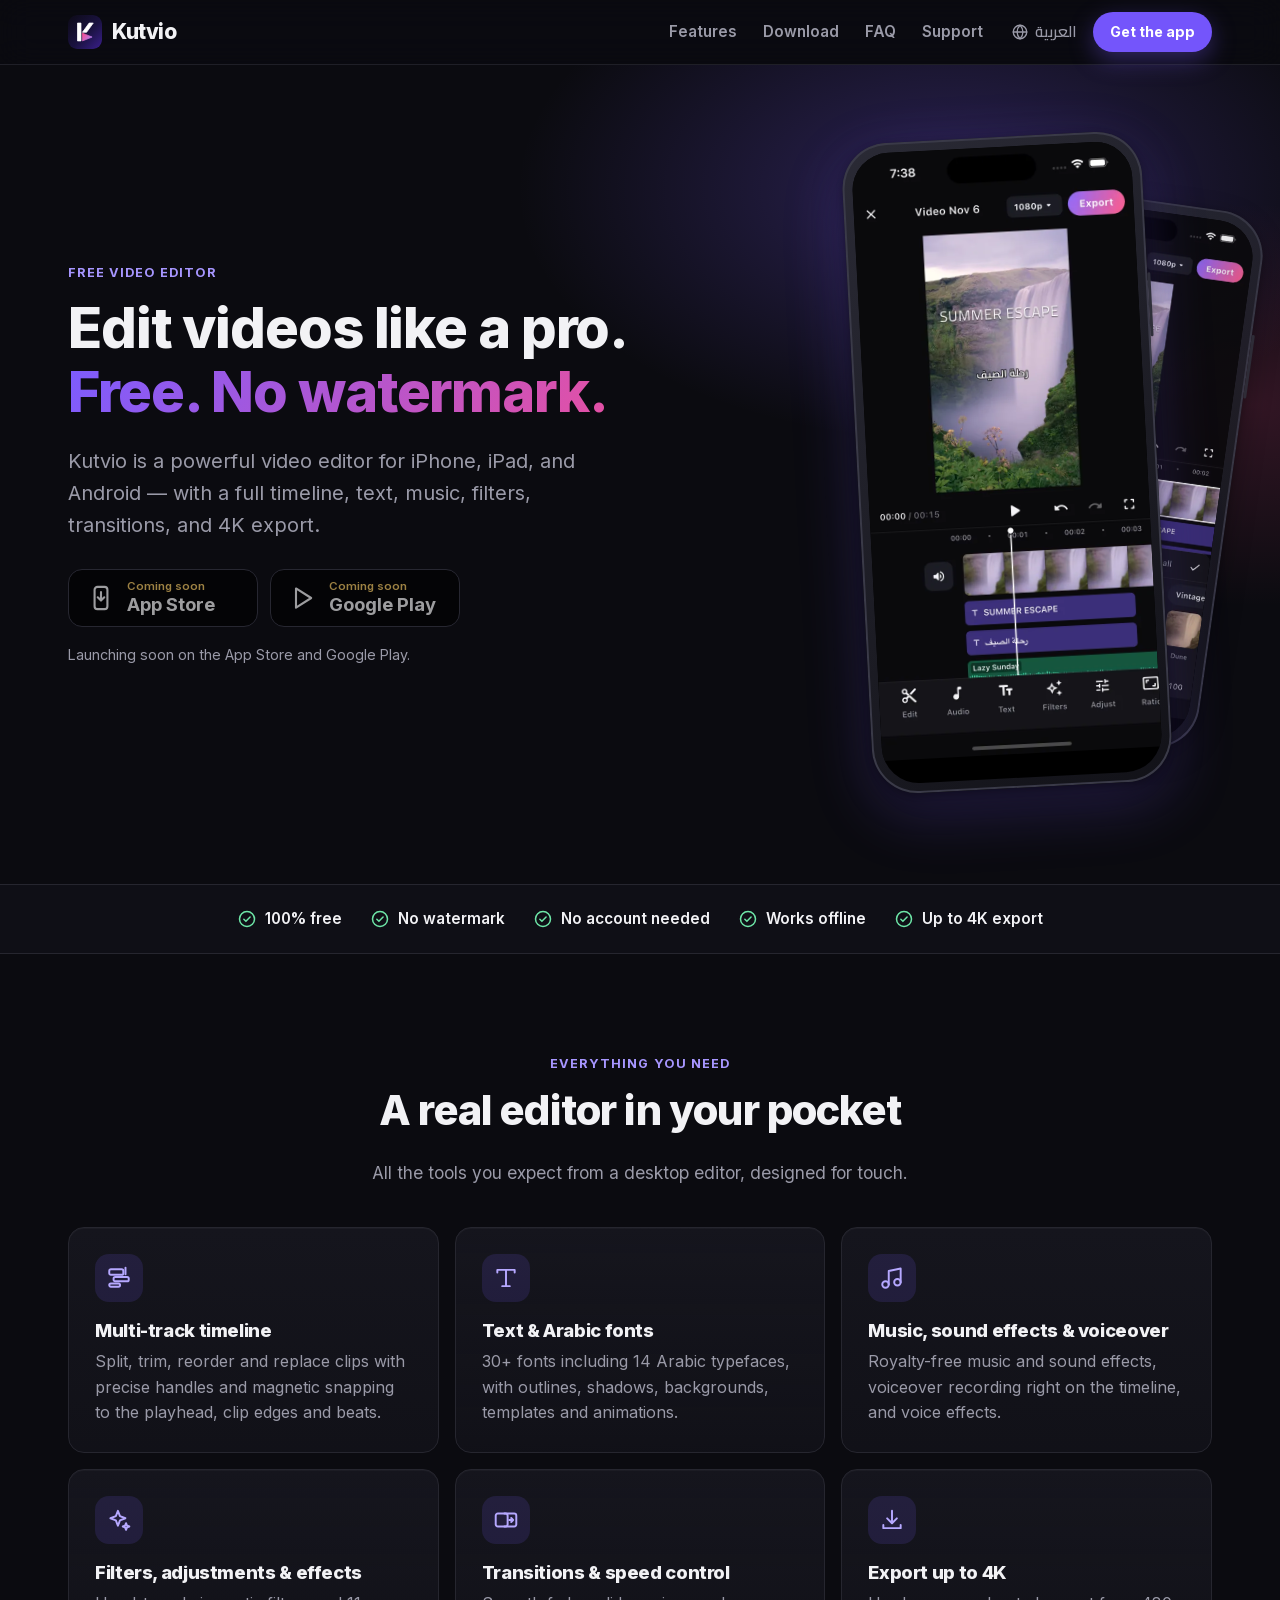
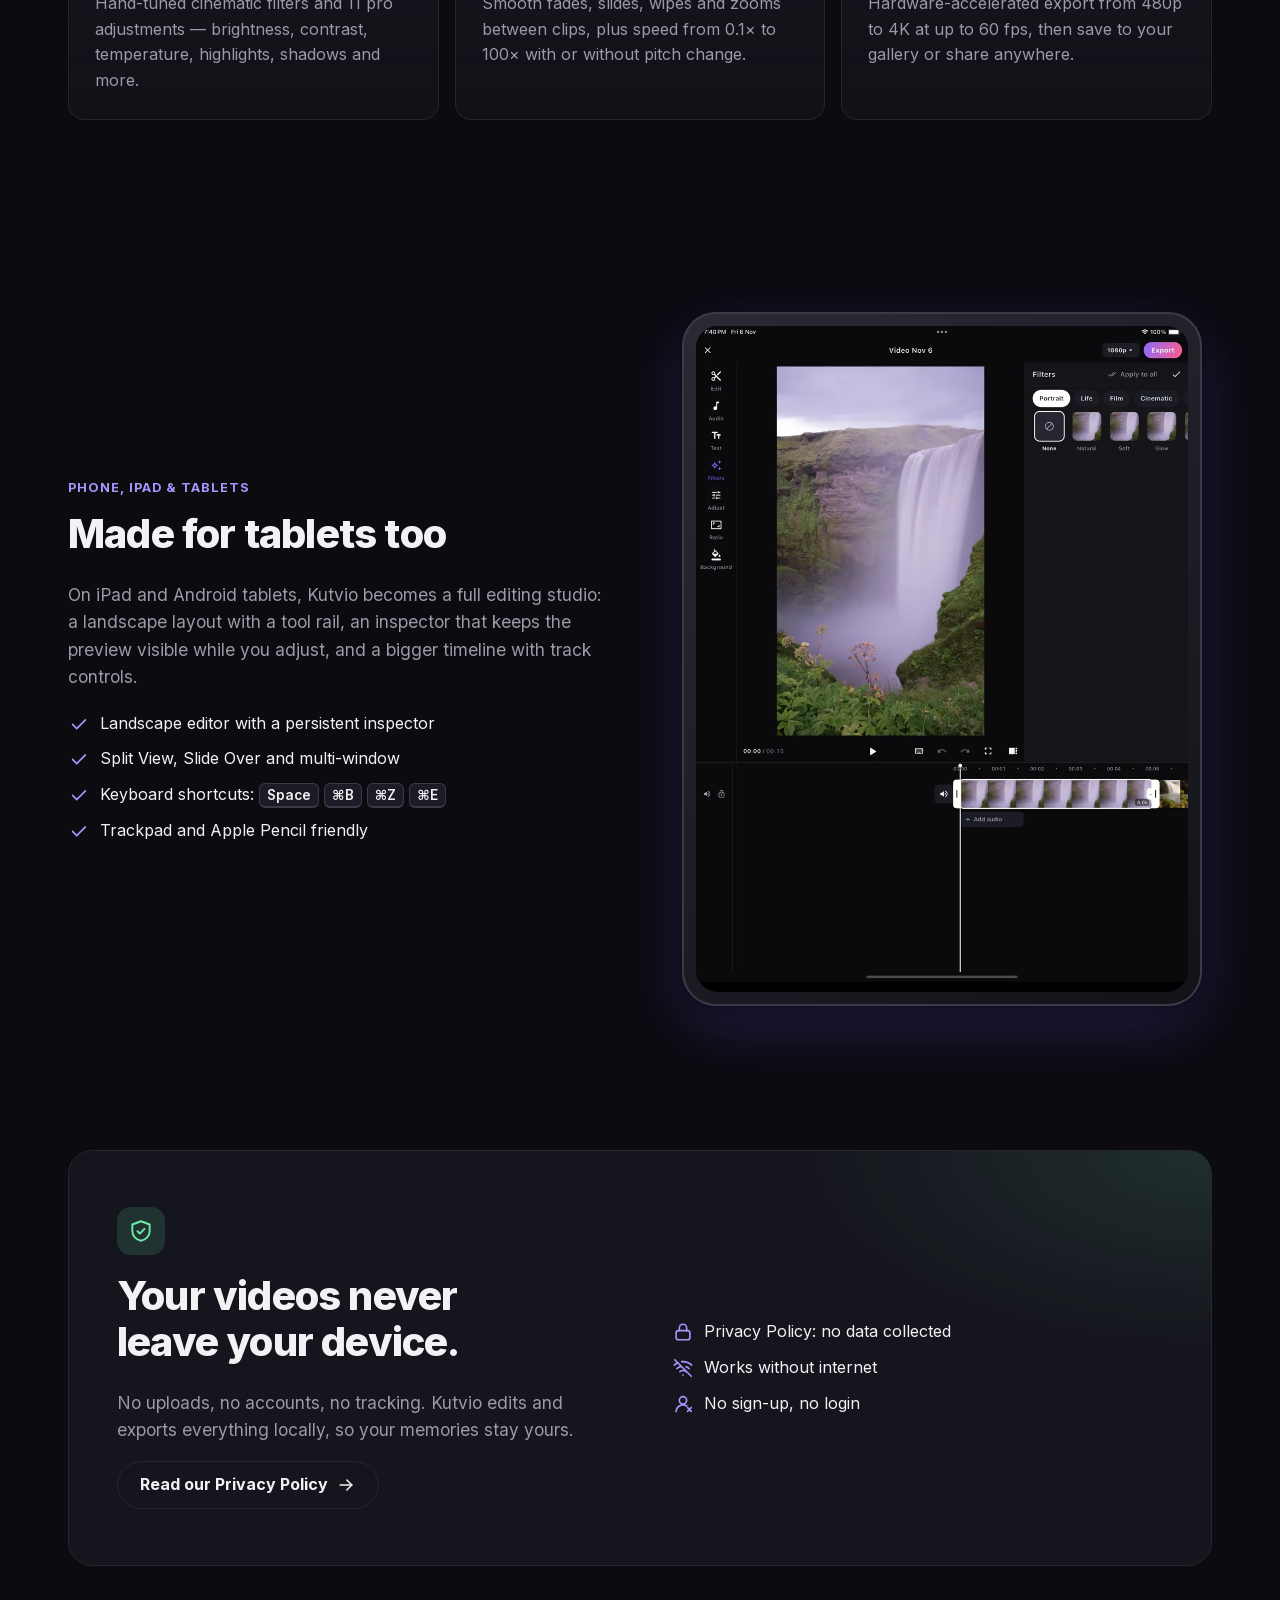
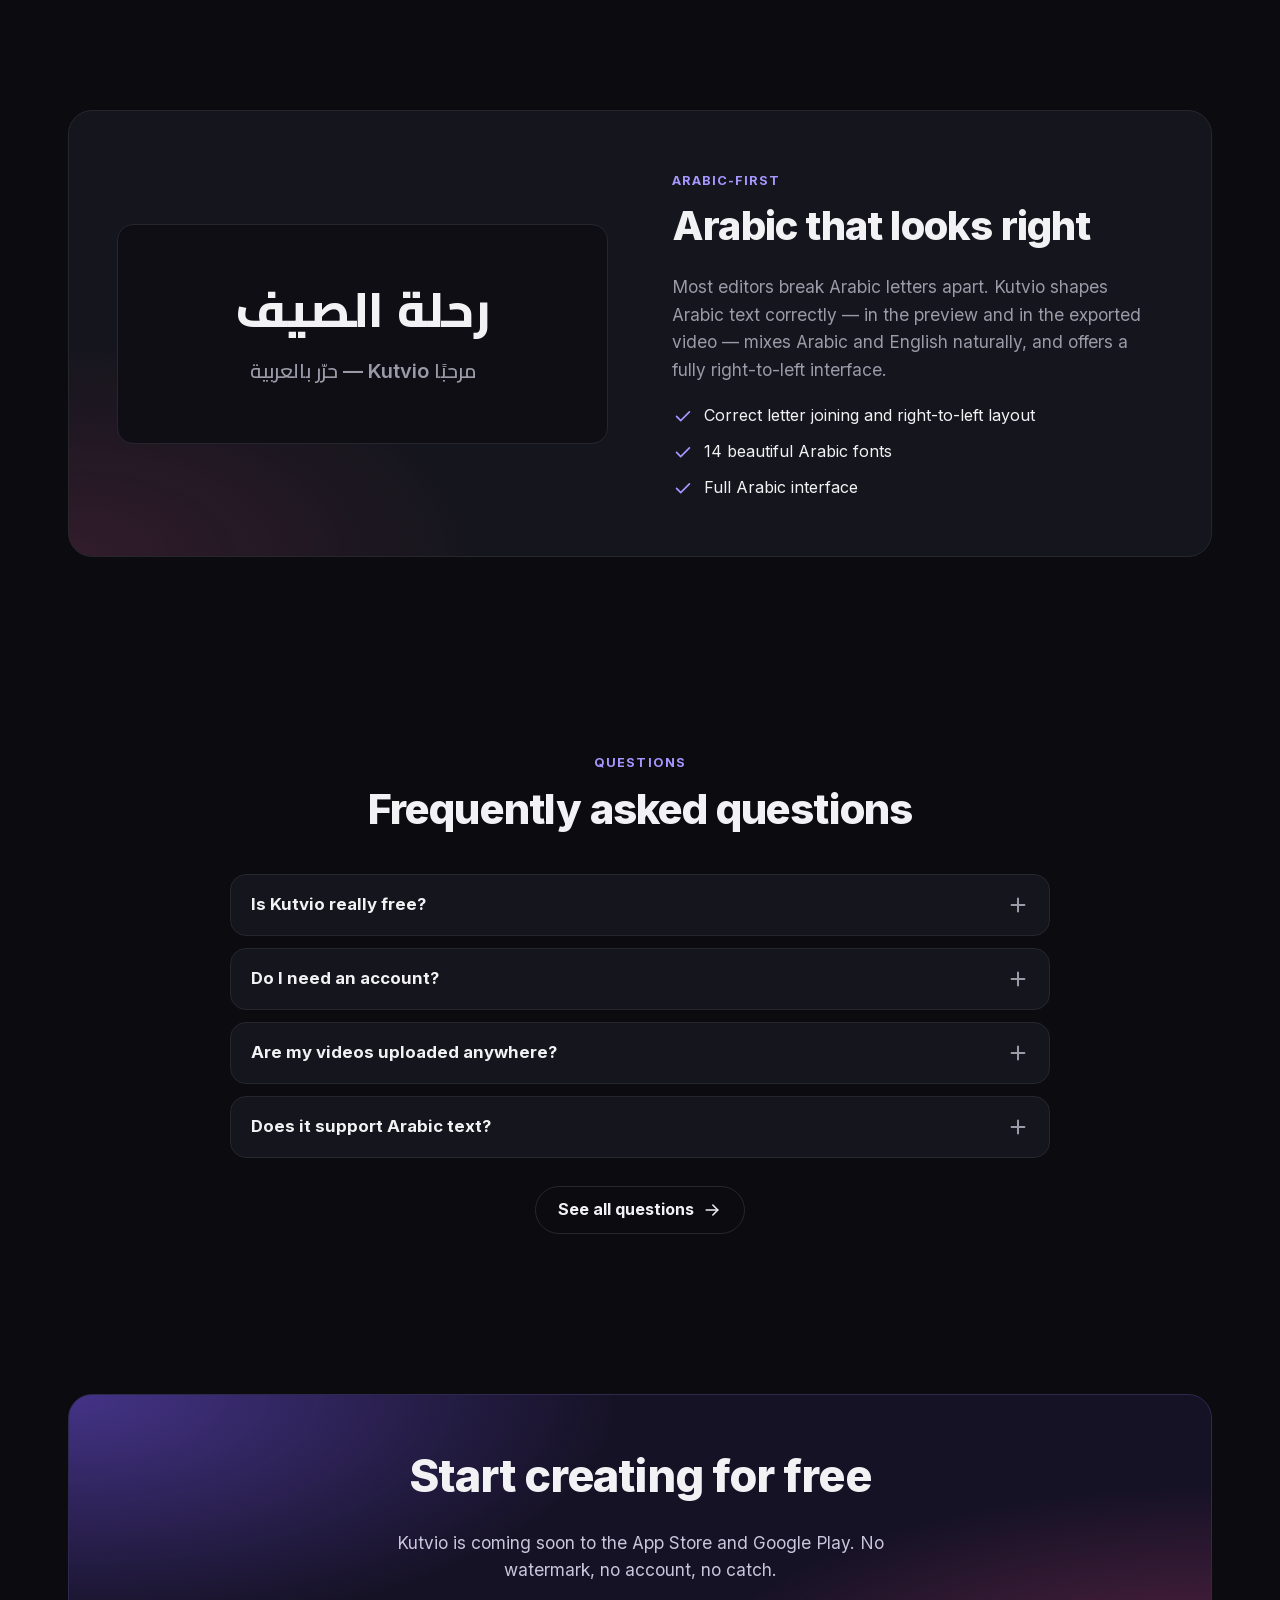
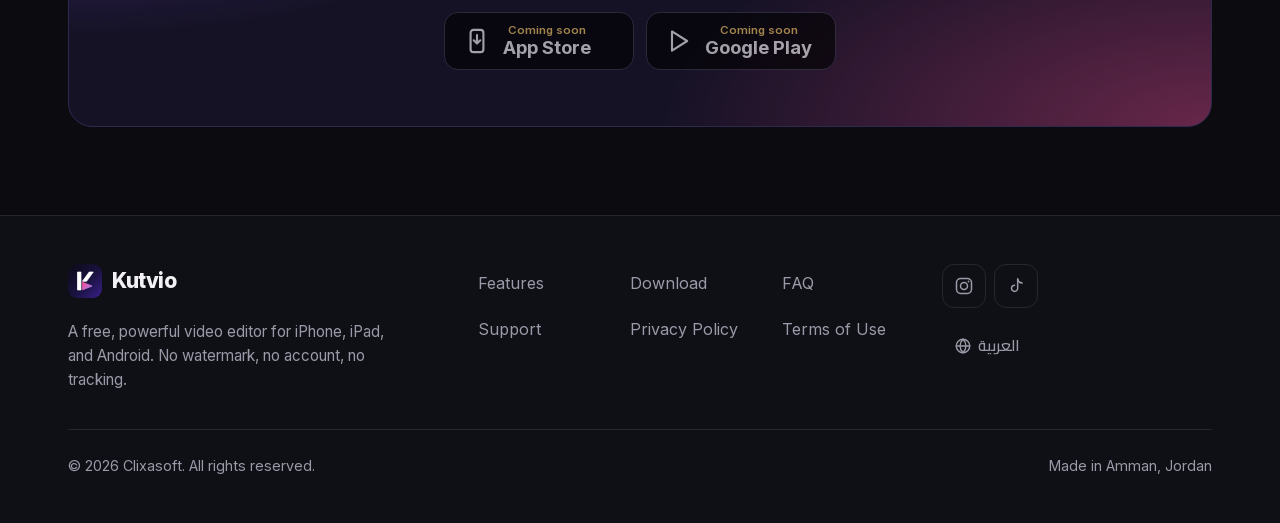
<file: index.html>
<!doctype html>
<html lang="en" dir="ltr" class="no-js">
<head>
  <meta charset="utf-8">
  <meta name="viewport" content="width=device-width, initial-scale=1, viewport-fit=cover">
  <title>Kutvio — Free video editor for iPhone, iPad & Android. No watermark.</title>
  <meta name="description" content="Kutvio is a free, powerful video editor with a full timeline, text, music, filters, transitions and 4K export. No watermark, no account, works offline.">
  <meta name="theme-color" content="#0B0B10">
  <meta name="color-scheme" content="dark">
  <link rel="canonical" href="https://kutvio.com/">
  <link rel="alternate" hreflang="en" href="https://kutvio.com/">
  <link rel="alternate" hreflang="ar" href="https://kutvio.com/ar/">
  <link rel="alternate" hreflang="x-default" href="https://kutvio.com/">
  <meta property="og:type" content="website">
  <meta property="og:site_name" content="Kutvio">
  <meta property="og:title" content="Kutvio — Free video editor for iPhone, iPad & Android. No watermark.">
  <meta property="og:description" content="Kutvio is a free, powerful video editor with a full timeline, text, music, filters, transitions and 4K export. No watermark, no account, works offline.">
  <meta property="og:url" content="https://kutvio.com/">
  <meta property="og:image" content="https://kutvio.com/assets/img/og-image.png">
  <meta property="og:image:width" content="1200">
  <meta property="og:image:height" content="630">
  <meta property="og:image:alt" content="Kutvio — Edit videos like a pro. Free. No watermark.">
  <meta property="og:locale" content="en_US">
  <meta name="twitter:card" content="summary_large_image">
  <meta name="twitter:title" content="Kutvio — Free video editor for iPhone, iPad & Android. No watermark.">
  <meta name="twitter:description" content="Kutvio is a free, powerful video editor with a full timeline, text, music, filters, transitions and 4K export. No watermark, no account, works offline.">
  <meta name="twitter:image" content="https://kutvio.com/assets/img/og-image.png">
  <link rel="icon" href="assets/img/favicon.svg" type="image/svg+xml">
  <link rel="icon" href="assets/img/favicon-32.png" sizes="32x32" type="image/png">
  <link rel="apple-touch-icon" href="assets/img/apple-touch-icon.png">
  <link rel="preload" href="assets/fonts/inter-latin.woff2" as="font" type="font/woff2" crossorigin>
  <link rel="stylesheet" href="assets/css/style.css">
  <script>document.documentElement.className=document.documentElement.className.replace('no-js','js')</script>
  <script>try{if(!localStorage.getItem('kutvio_lang')&&/^ar\b/i.test(navigator.language||'')){location.replace('ar/index.html')}}catch(e){}</script>
  <script src="assets/js/main.js" defer></script>
  <script type="application/ld+json">{"@context": "https://schema.org", "@type": "SoftwareApplication", "name": "Kutvio", "operatingSystem": "iOS, Android", "applicationCategory": "MultimediaApplication", "inLanguage": ["en", "ar"], "url": "https://kutvio.com/", "image": "https://kutvio.com/assets/img/og-image.png", "description": "Free video editor for iPhone, iPad and Android with a full timeline, text, music, filters, transitions and 4K export. No watermark.", "offers": {"@type": "Offer", "price": "0", "priceCurrency": "USD"}, "publisher": {"@type": "Organization", "name": "Clixasoft", "address": {"@type": "PostalAddress", "addressLocality": "Amman", "addressCountry": "JO"}}}</script>
</head>
<body>
  <a class="skip-link" href="#main">Skip to content</a>
  <header class="site-header">
    <div class="container header-inner">
      <a class="brand" href="index.html" aria-label="Kutvio — home">
        <img src="assets/img/favicon.svg" width="34" height="34" alt="">
        <span>Kutvio</span>
      </a>
      <button class="menu-toggle" type="button" aria-expanded="false" aria-controls="site-nav">
        <span class="sr-only">Menu</span>
        <svg class="icon-open" viewBox="0 0 24 24" fill="none" stroke="currentColor" stroke-width="1.8" stroke-linecap="round" stroke-linejoin="round" aria-hidden="true" focusable="false"><path d="M4 7h16M4 12h16M4 17h16"/></svg>
        <svg class="icon-close" viewBox="0 0 24 24" fill="none" stroke="currentColor" stroke-width="1.8" stroke-linecap="round" stroke-linejoin="round" aria-hidden="true" focusable="false"><path d="M6 6l12 12M18 6L6 18"/></svg>
      </button>
      <nav id="site-nav" class="site-nav" aria-label="Main">
        <ul>
          <li><a href="features.html">Features</a></li><li><a href="download.html">Download</a></li><li><a href="faq.html">FAQ</a></li><li><a href="support.html">Support</a></li>
        </ul>
        <a class="lang-switch" href="ar/index.html" hreflang="ar" lang="ar" data-lang="ar" title="اقرأ هذه الصفحة بالعربية"><svg viewBox="0 0 24 24" fill="none" stroke="currentColor" stroke-width="1.8" stroke-linecap="round" stroke-linejoin="round" aria-hidden="true" focusable="false"><circle cx="12" cy="12" r="9"/><path d="M3 12h18"/><path d="M12 3c2.6 2.6 3.9 5.6 3.9 9s-1.3 6.4-3.9 9c-2.6-2.6-3.9-5.6-3.9-9S9.4 5.6 12 3z"/></svg>العربية</a>
        <a class="btn btn-primary btn-sm" href="download.html">Get the app</a>
      </nav>
    </div>
  </header>
  <main id="main">
    <section class="hero">
      <div class="container hero-grid">
        <div>
          <span class="eyebrow">Free video editor</span>
          <h1>Edit videos like a pro. <span class="gradient-text">Free. No watermark.</span></h1>
          <p class="lead">Kutvio is a powerful video editor for iPhone, iPad, and Android — with a full timeline, text, music, filters, transitions, and 4K export.</p>
          <div class="hero-actions">
            <div class="badges">
          <span class="badge is-soon" aria-label="App Store — Coming soon">
            <svg viewBox="0 0 24 24" fill="none" stroke="currentColor" stroke-width="1.8" stroke-linecap="round" stroke-linejoin="round" aria-hidden="true" focusable="false"><rect x="6.5" y="2.5" width="11" height="19" rx="2.5"/><path d="M12 7v7M9.2 11.4L12 14.2l2.8-2.8"/></svg>
            <span class="badge-text"><small>Coming soon</small><strong>App Store</strong></span>
          </span>
          <span class="badge is-soon" aria-label="Google Play — Coming soon">
            <svg viewBox="0 0 24 24" fill="none" stroke="currentColor" stroke-width="1.8" stroke-linecap="round" stroke-linejoin="round" aria-hidden="true" focusable="false"><path d="M6 3.8l13 8.2-13 8.2z"/></svg>
            <span class="badge-text"><small>Coming soon</small><strong>Google Play</strong></span>
          </span>
        </div>
            <p class="hero-note">Launching soon on the App Store and Google Play.</p>
          </div>
        </div>
        <div class="hero-visual">
          <div class="device-phone is-back"><div class="device-screen"><picture><source srcset="assets/img/screens/filters.webp" type="image/webp"><img src="assets/img/screens/filters.png" alt="Kutvio filters panel with cinematic color presets" width="590" height="1280" loading="lazy" decoding="async"></picture></div></div>
          <div class="device-phone is-front"><div class="device-screen"><picture><source srcset="assets/img/screens/editor.webp" type="image/webp"><img src="assets/img/screens/editor.png" alt="Kutvio editor on iPhone: a waterfall clip with the titles “Summer escape” and Arabic text, above a multi-track timeline" width="590" height="1280" fetchpriority="high" decoding="async"></picture></div></div>
        </div>
      </div>
    </section>

    <section class="trust" aria-label="100% free">
      <div class="container"><ul><li><svg viewBox="0 0 24 24" fill="none" stroke="currentColor" stroke-width="1.8" stroke-linecap="round" stroke-linejoin="round" aria-hidden="true" focusable="false"><circle cx="12" cy="12" r="9"/><path d="M8.2 12.3l2.5 2.5 5-5.1"/></svg>100% free</li><li><svg viewBox="0 0 24 24" fill="none" stroke="currentColor" stroke-width="1.8" stroke-linecap="round" stroke-linejoin="round" aria-hidden="true" focusable="false"><circle cx="12" cy="12" r="9"/><path d="M8.2 12.3l2.5 2.5 5-5.1"/></svg>No watermark</li><li><svg viewBox="0 0 24 24" fill="none" stroke="currentColor" stroke-width="1.8" stroke-linecap="round" stroke-linejoin="round" aria-hidden="true" focusable="false"><circle cx="12" cy="12" r="9"/><path d="M8.2 12.3l2.5 2.5 5-5.1"/></svg>No account needed</li><li><svg viewBox="0 0 24 24" fill="none" stroke="currentColor" stroke-width="1.8" stroke-linecap="round" stroke-linejoin="round" aria-hidden="true" focusable="false"><circle cx="12" cy="12" r="9"/><path d="M8.2 12.3l2.5 2.5 5-5.1"/></svg>Works offline</li><li><svg viewBox="0 0 24 24" fill="none" stroke="currentColor" stroke-width="1.8" stroke-linecap="round" stroke-linejoin="round" aria-hidden="true" focusable="false"><circle cx="12" cy="12" r="9"/><path d="M8.2 12.3l2.5 2.5 5-5.1"/></svg>Up to 4K export</li></ul></div>
    </section>

    <section class="section" id="features">
      <div class="container">
        <div class="section-head reveal">
          <span class="eyebrow">Everything you need</span>
          <h2>A real editor in your pocket</h2>
          <p>All the tools you expect from a desktop editor, designed for touch.</p>
        </div>
        <div class="grid grid-3"><article class="card reveal"><span class="icon-tile"><svg viewBox="0 0 24 24" fill="none" stroke="currentColor" stroke-width="1.8" stroke-linecap="round" stroke-linejoin="round" aria-hidden="true" focusable="false"><rect x="3" y="4" width="13" height="5" rx="1.5"/><rect x="7" y="11" width="14" height="4" rx="1.5"/><rect x="3" y="17" width="10" height="3" rx="1.5"/><path d="M18 2.5v6"/></svg></span><h3>Multi-track timeline</h3><p>Split, trim, reorder and replace clips with precise handles and magnetic snapping to the playhead, clip edges and beats.</p></article><article class="card reveal"><span class="icon-tile"><svg viewBox="0 0 24 24" fill="none" stroke="currentColor" stroke-width="1.8" stroke-linecap="round" stroke-linejoin="round" aria-hidden="true" focusable="false"><path d="M4 7V4.5h16V7"/><path d="M12 4.5v15"/><path d="M8.5 19.5h7"/></svg></span><h3>Text & Arabic fonts</h3><p>30+ fonts including 14 Arabic typefaces, with outlines, shadows, backgrounds, templates and animations.</p></article><article class="card reveal"><span class="icon-tile"><svg viewBox="0 0 24 24" fill="none" stroke="currentColor" stroke-width="1.8" stroke-linecap="round" stroke-linejoin="round" aria-hidden="true" focusable="false"><path d="M9 18V5.5l11-2.2V16"/><circle cx="6" cy="18" r="3"/><circle cx="17" cy="16" r="3"/></svg></span><h3>Music, sound effects & voiceover</h3><p>Royalty-free music and sound effects, voiceover recording right on the timeline, and voice effects.</p></article><article class="card reveal"><span class="icon-tile"><svg viewBox="0 0 24 24" fill="none" stroke="currentColor" stroke-width="1.8" stroke-linecap="round" stroke-linejoin="round" aria-hidden="true" focusable="false"><path d="M11 3.5l1.9 5 5 1.9-5 1.9-1.9 5-1.9-5-5-1.9 5-1.9z"/><path d="M18.5 15l.9 2.1 2.1.9-2.1.9-.9 2.1-.9-2.1-2.1-.9 2.1-.9z"/></svg></span><h3>Filters, adjustments & effects</h3><p>Hand-tuned cinematic filters and 11 pro adjustments — brightness, contrast, temperature, highlights, shadows and more.</p></article><article class="card reveal"><span class="icon-tile"><svg viewBox="0 0 24 24" fill="none" stroke="currentColor" stroke-width="1.8" stroke-linecap="round" stroke-linejoin="round" aria-hidden="true" focusable="false"><rect x="2.5" y="6" width="11" height="12" rx="2"/><path d="M10.5 6h9a2 2 0 0 1 2 2v8a2 2 0 0 1-2 2h-9"/><path d="M15 12h3.5M16.8 10.2L18.6 12l-1.8 1.8"/></svg></span><h3>Transitions & speed control</h3><p>Smooth fades, slides, wipes and zooms between clips, plus speed from 0.1× to 100× with or without pitch change.</p></article><article class="card reveal"><span class="icon-tile"><svg viewBox="0 0 24 24" fill="none" stroke="currentColor" stroke-width="1.8" stroke-linecap="round" stroke-linejoin="round" aria-hidden="true" focusable="false"><path d="M12 3.5v11"/><path d="M7.5 10.5L12 15l4.5-4.5"/><path d="M4 16.5v3h16v-3"/></svg></span><h3>Export up to 4K</h3><p>Hardware-accelerated export from 480p to 4K at up to 60 fps, then save to your gallery or share anywhere.</p></article></div>
      </div>
    </section>

    <section class="section">
      <div class="container split">
        <div class="reveal">
          <span class="eyebrow">Phone, iPad & tablets</span>
          <h2>Made for tablets too</h2>
          <p>On iPad and Android tablets, Kutvio becomes a full editing studio: a landscape layout with a tool rail, an inspector that keeps the preview visible while you adjust, and a bigger timeline with track controls.</p>
          <ul class="check-list"><li><svg viewBox="0 0 24 24" fill="none" stroke="currentColor" stroke-width="1.8" stroke-linecap="round" stroke-linejoin="round" aria-hidden="true" focusable="false"><path d="M5 12.5l4.5 4.5L19 7.5"/></svg><span>Landscape editor with a persistent inspector</span></li><li><svg viewBox="0 0 24 24" fill="none" stroke="currentColor" stroke-width="1.8" stroke-linecap="round" stroke-linejoin="round" aria-hidden="true" focusable="false"><path d="M5 12.5l4.5 4.5L19 7.5"/></svg><span>Split View, Slide Over and multi-window</span></li><li><svg viewBox="0 0 24 24" fill="none" stroke="currentColor" stroke-width="1.8" stroke-linecap="round" stroke-linejoin="round" aria-hidden="true" focusable="false"><path d="M5 12.5l4.5 4.5L19 7.5"/></svg><span>Keyboard shortcuts: <kbd>Space</kbd> <kbd>⌘B</kbd> <kbd>⌘Z</kbd> <kbd>⌘E</kbd></span></li><li><svg viewBox="0 0 24 24" fill="none" stroke="currentColor" stroke-width="1.8" stroke-linecap="round" stroke-linejoin="round" aria-hidden="true" focusable="false"><path d="M5 12.5l4.5 4.5L19 7.5"/></svg><span>Trackpad and Apple Pencil friendly</span></li></ul>
        </div>
        <div class="reveal">
          <div class="device-tablet"><div class="device-screen"><picture><source srcset="assets/img/screens/tablet.webp" type="image/webp"><img src="assets/img/screens/tablet.png" alt="Kutvio on iPad with a tool rail, a filters inspector and a full-width timeline" width="900" height="1200" loading="lazy" decoding="async"></picture></div></div>
        </div>
      </div>
    </section>

    <section class="section-sm">
      <div class="container">
        <div class="panel panel-privacy reveal">
          <div class="split">
            <div>
              <span class="icon-tile"><svg viewBox="0 0 24 24" fill="none" stroke="currentColor" stroke-width="1.8" stroke-linecap="round" stroke-linejoin="round" aria-hidden="true" focusable="false"><path d="M12 3l8 3v6c0 4.6-3.4 8.3-8 9-4.6-.7-8-4.4-8-9V6z"/><path d="M8.8 12.2l2.2 2.2 4.2-4.4"/></svg></span>
              <h2>Your videos never leave your device.</h2>
              <p>No uploads, no accounts, no tracking. Kutvio edits and exports everything locally, so your memories stay yours.</p>
              <a class="btn btn-ghost" href="privacy.html">Read our Privacy Policy<svg class="flip-rtl" viewBox="0 0 24 24" fill="none" stroke="currentColor" stroke-width="1.8" stroke-linecap="round" stroke-linejoin="round" aria-hidden="true" focusable="false"><path d="M5 12h14"/><path d="M13 6l6 6-6 6"/></svg></a>
            </div>
            <ul class="check-list">
              <li><svg viewBox="0 0 24 24" fill="none" stroke="currentColor" stroke-width="1.8" stroke-linecap="round" stroke-linejoin="round" aria-hidden="true" focusable="false"><rect x="4.5" y="10.5" width="15" height="10" rx="2.5"/><path d="M8 10.5V7.5a4 4 0 0 1 8 0v3"/></svg><span>Privacy Policy: no data collected</span></li>
              <li><svg viewBox="0 0 24 24" fill="none" stroke="currentColor" stroke-width="1.8" stroke-linecap="round" stroke-linejoin="round" aria-hidden="true" focusable="false"><path d="M2.5 8.8a15 15 0 0 1 4-2.5"/><path d="M10.6 5.1A15 15 0 0 1 21.5 8.8"/><path d="M5.3 12.6a10 10 0 0 1 4.6-2.4"/><path d="M15.4 10.6a10 10 0 0 1 3.3 2"/><path d="M8.6 16.1a5 5 0 0 1 6.8 0"/><path d="M12 19.8h.01"/><path d="M3 3l18 18"/></svg><span>Works without internet</span></li>
              <li><svg viewBox="0 0 24 24" fill="none" stroke="currentColor" stroke-width="1.8" stroke-linecap="round" stroke-linejoin="round" aria-hidden="true" focusable="false"><circle cx="12" cy="8" r="4"/><path d="M4.5 20.5a7.5 7.5 0 0 1 11.6-6.3"/><path d="M17 16l4 4M21 16l-4 4"/></svg><span>No sign-up, no login</span></li>
            </ul>
          </div>
        </div>
      </div>
    </section>

    <section class="section">
      <div class="container">
        <div class="panel panel-arabic reveal">
          <div class="split reverse">
            <div>
              <span class="eyebrow">Arabic-first</span>
              <h2>Arabic that looks right</h2>
              <p>Most editors break Arabic letters apart. Kutvio shapes Arabic text correctly — in the preview and in the exported video — mixes Arabic and English naturally, and offers a fully right-to-left interface.</p>
              <ul class="check-list"><li><svg viewBox="0 0 24 24" fill="none" stroke="currentColor" stroke-width="1.8" stroke-linecap="round" stroke-linejoin="round" aria-hidden="true" focusable="false"><path d="M5 12.5l4.5 4.5L19 7.5"/></svg><span>Correct letter joining and right-to-left layout</span></li><li><svg viewBox="0 0 24 24" fill="none" stroke="currentColor" stroke-width="1.8" stroke-linecap="round" stroke-linejoin="round" aria-hidden="true" focusable="false"><path d="M5 12.5l4.5 4.5L19 7.5"/></svg><span>14 beautiful Arabic fonts</span></li><li><svg viewBox="0 0 24 24" fill="none" stroke="currentColor" stroke-width="1.8" stroke-linecap="round" stroke-linejoin="round" aria-hidden="true" focusable="false"><path d="M5 12.5l4.5 4.5L19 7.5"/></svg><span>Full Arabic interface</span></li></ul>
            </div>
            <div class="arabic-sample" lang="ar" dir="rtl">
              <span class="ar-big">رحلة الصيف</span>
              <span class="ar-mixed">مرحبًا Kutvio — حرّر بالعربية</span>
            </div>
          </div>
        </div>
      </div>
    </section>

    <section class="section">
      <div class="container">
        <div class="section-head reveal">
          <span class="eyebrow">Questions</span>
          <h2>Frequently asked questions</h2>
        </div>
        <div class="faq"><details class="reveal"><summary>Is Kutvio really free?</summary><div class="answer"><p>Yes. Kutvio is completely free — no watermark on your videos, no subscription, and no in-app purchases.</p></div></details>
<details class="reveal"><summary>Do I need an account?</summary><div class="answer"><p>No. Open the app and start editing. There is no sign-up and no login.</p></div></details>
<details class="reveal"><summary>Are my videos uploaded anywhere?</summary><div class="answer"><p>No. Everything — editing, previews, and exporting — is processed on your device. Your photos, videos, and audio never leave it.</p></div></details>
<details class="reveal"><summary>Does it support Arabic text?</summary><div class="answer"><p>Yes. Arabic is a first-class language in Kutvio: text is shaped correctly, mixed Arabic and English works, and the app includes many Arabic fonts. The whole interface is available in Arabic with a right-to-left layout.</p></div></details></div>
        <p style="text-align:center;margin-top:28px"><a class="btn btn-ghost" href="faq.html">See all questions<svg class="flip-rtl" viewBox="0 0 24 24" fill="none" stroke="currentColor" stroke-width="1.8" stroke-linecap="round" stroke-linejoin="round" aria-hidden="true" focusable="false"><path d="M5 12h14"/><path d="M13 6l6 6-6 6"/></svg></a></p>
      </div>
    </section>

    <section class="section-sm">
      <div class="container">
        <div class="cta reveal">
          <h2>Start creating for free</h2>
          <p>Kutvio is coming soon to the App Store and Google Play. No watermark, no account, no catch.</p>
          <div class="badges">
          <span class="badge is-soon" aria-label="App Store — Coming soon">
            <svg viewBox="0 0 24 24" fill="none" stroke="currentColor" stroke-width="1.8" stroke-linecap="round" stroke-linejoin="round" aria-hidden="true" focusable="false"><rect x="6.5" y="2.5" width="11" height="19" rx="2.5"/><path d="M12 7v7M9.2 11.4L12 14.2l2.8-2.8"/></svg>
            <span class="badge-text"><small>Coming soon</small><strong>App Store</strong></span>
          </span>
          <span class="badge is-soon" aria-label="Google Play — Coming soon">
            <svg viewBox="0 0 24 24" fill="none" stroke="currentColor" stroke-width="1.8" stroke-linecap="round" stroke-linejoin="round" aria-hidden="true" focusable="false"><path d="M6 3.8l13 8.2-13 8.2z"/></svg>
            <span class="badge-text"><small>Coming soon</small><strong>Google Play</strong></span>
          </span>
        </div>
        </div>
      </div>
    </section>

  </main>
  <footer class="site-footer">
    <div class="container">
      <div class="footer-grid">
        <div class="footer-brand">
          <a class="brand" href="index.html" aria-label="Kutvio — home">
            <img src="assets/img/favicon.svg" width="34" height="34" alt="" loading="lazy">
            <span>Kutvio</span>
          </a>
          <p>A free, powerful video editor for iPhone, iPad, and Android. No watermark, no account, no tracking.</p>
        </div>
        <nav aria-label="Footer">
          <ul class="footer-links"><li><a href="features.html">Features</a></li><li><a href="download.html">Download</a></li><li><a href="faq.html">FAQ</a></li><li><a href="support.html">Support</a></li><li><a href="privacy.html">Privacy Policy</a></li><li><a href="terms.html">Terms of Use</a></li></ul>
        </nav>
        <div class="footer-side">
          <div class="socials" aria-label="Follow Kutvio">
            <a href="https://instagram.com/kutvio" rel="noopener me" aria-label="Instagram"><svg viewBox="0 0 24 24" fill="none" stroke="currentColor" stroke-width="1.8" stroke-linecap="round" stroke-linejoin="round" aria-hidden="true" focusable="false"><rect x="3" y="3" width="18" height="18" rx="5"/><circle cx="12" cy="12" r="4.2"/><circle cx="17.4" cy="6.6" r="1.1" fill="currentColor" stroke="none"/></svg></a>
            <a href="https://tiktok.com/@kutvio" rel="noopener me" aria-label="TikTok"><svg viewBox="0 0 24 24" fill="none" stroke="currentColor" stroke-width="1.8" stroke-linecap="round" stroke-linejoin="round" aria-hidden="true" focusable="false"><path d="M14 3.5v11.3a3.7 3.7 0 1 1-3.7-3.7"/><path d="M14 3.5c.5 2.9 2.4 4.7 5.3 5"/></svg></a>
          </div>
          <a class="lang-switch" href="ar/index.html" hreflang="ar" lang="ar" data-lang="ar" title="اقرأ هذه الصفحة بالعربية"><svg viewBox="0 0 24 24" fill="none" stroke="currentColor" stroke-width="1.8" stroke-linecap="round" stroke-linejoin="round" aria-hidden="true" focusable="false"><circle cx="12" cy="12" r="9"/><path d="M3 12h18"/><path d="M12 3c2.6 2.6 3.9 5.6 3.9 9s-1.3 6.4-3.9 9c-2.6-2.6-3.9-5.6-3.9-9S9.4 5.6 12 3z"/></svg>العربية</a>
        </div>
      </div>
      <div class="footer-bottom">
        <p>&copy; <span data-year>2026</span> Clixasoft. All rights reserved.</p>
        <p>Made in Amman, Jordan</p>
      </div>
    </div>
  </footer>
</body>
</html>
</file>
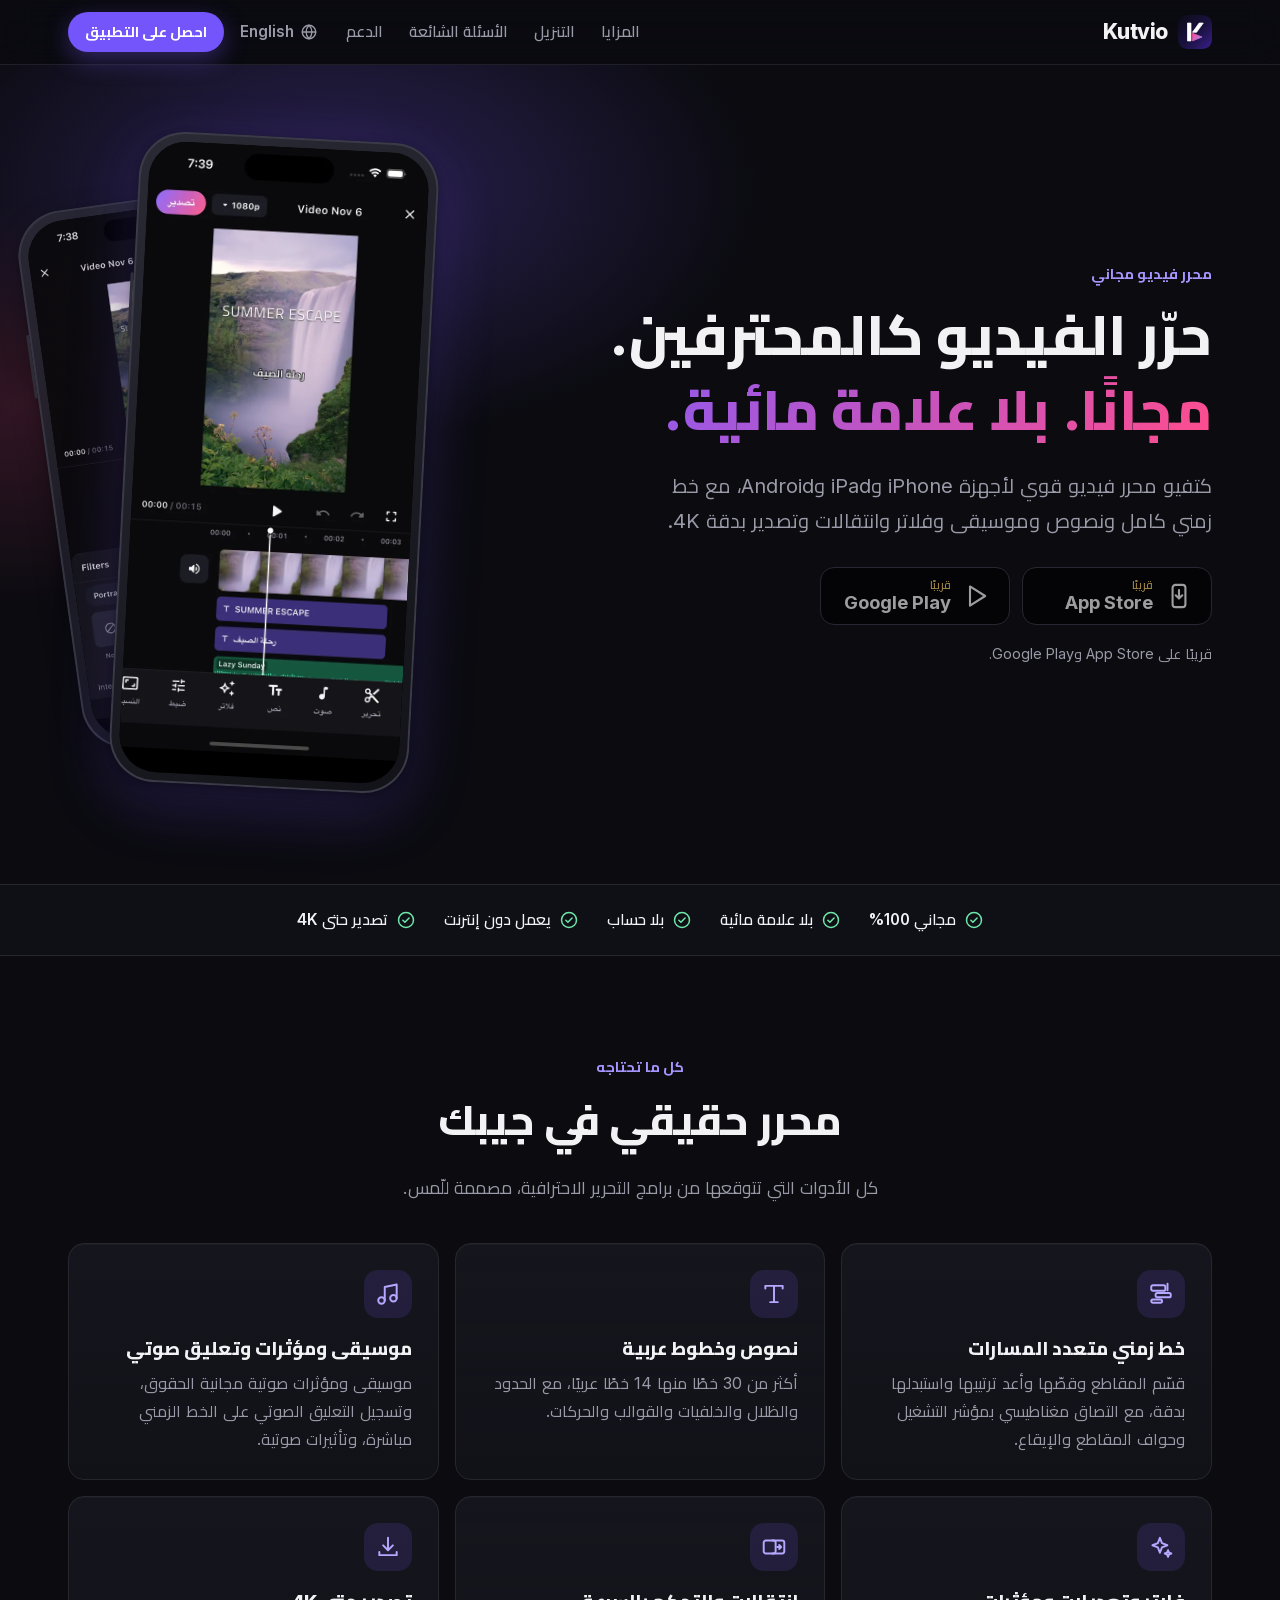
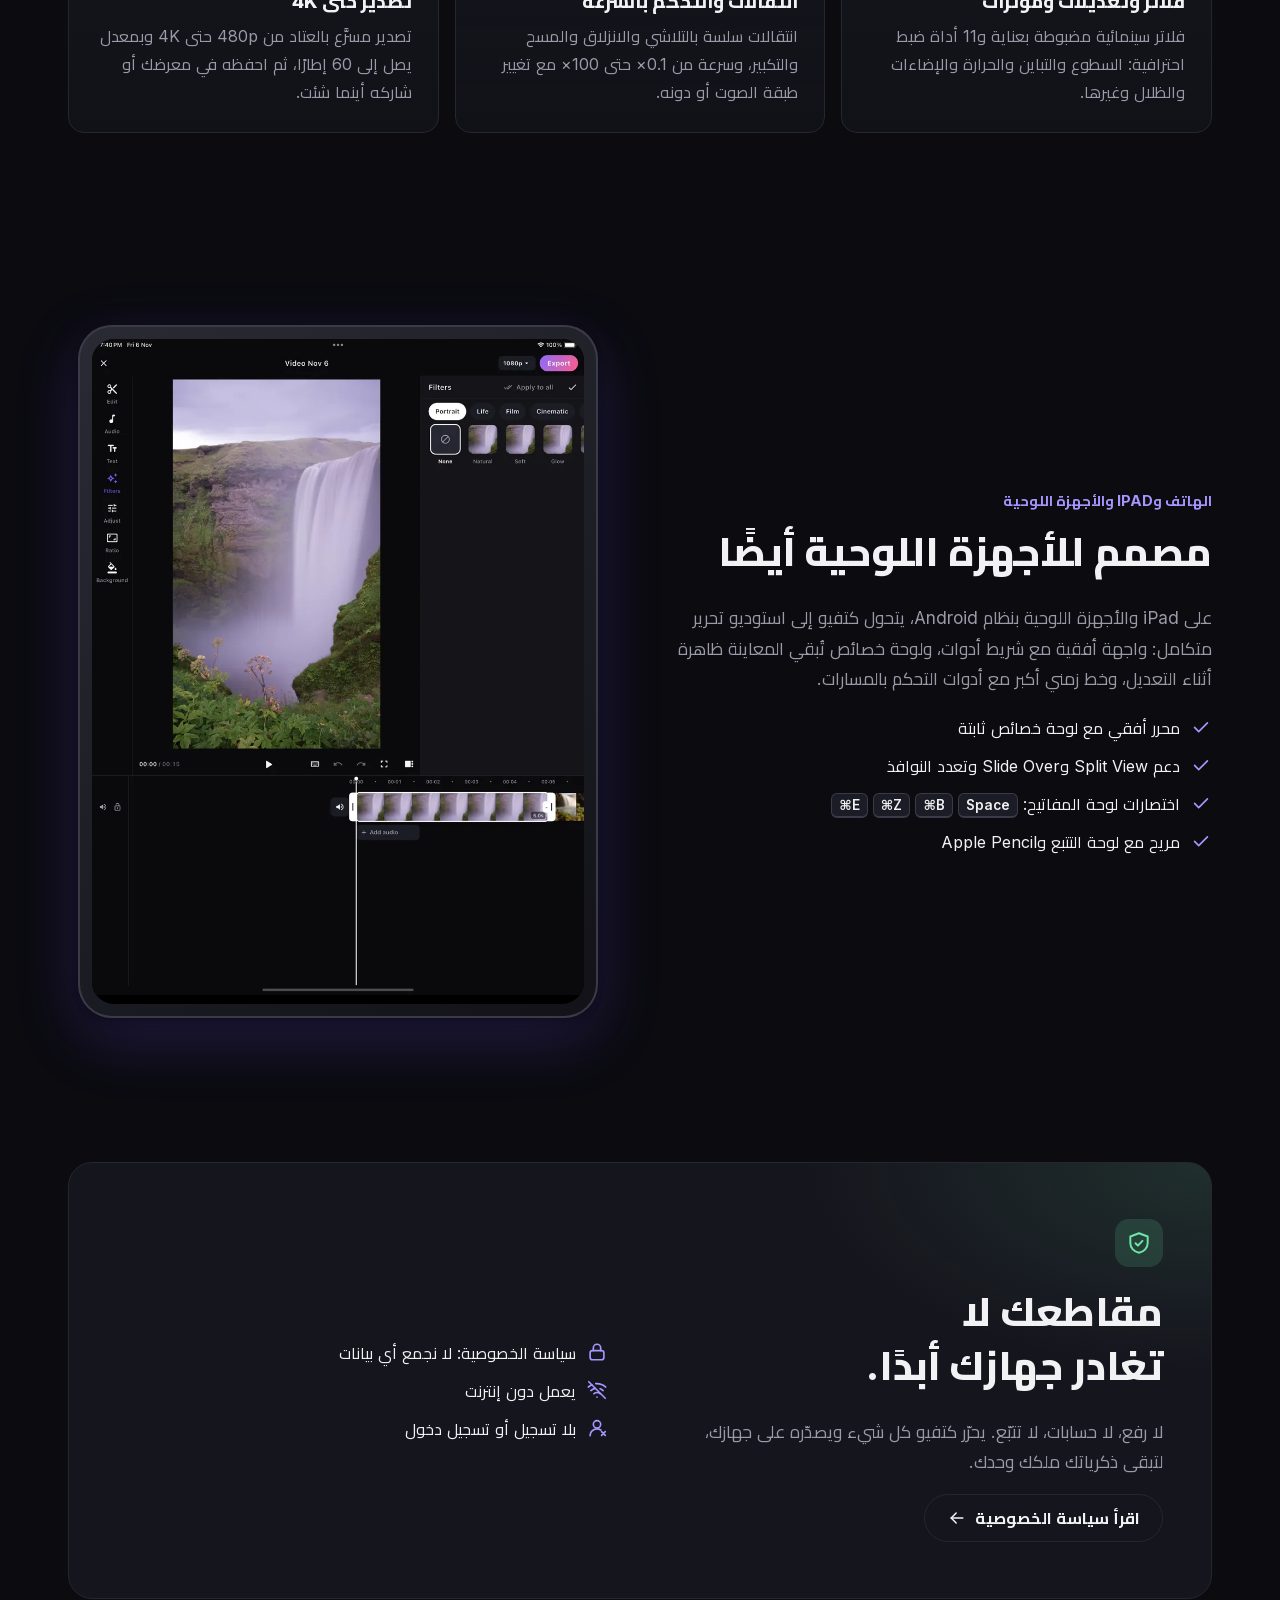
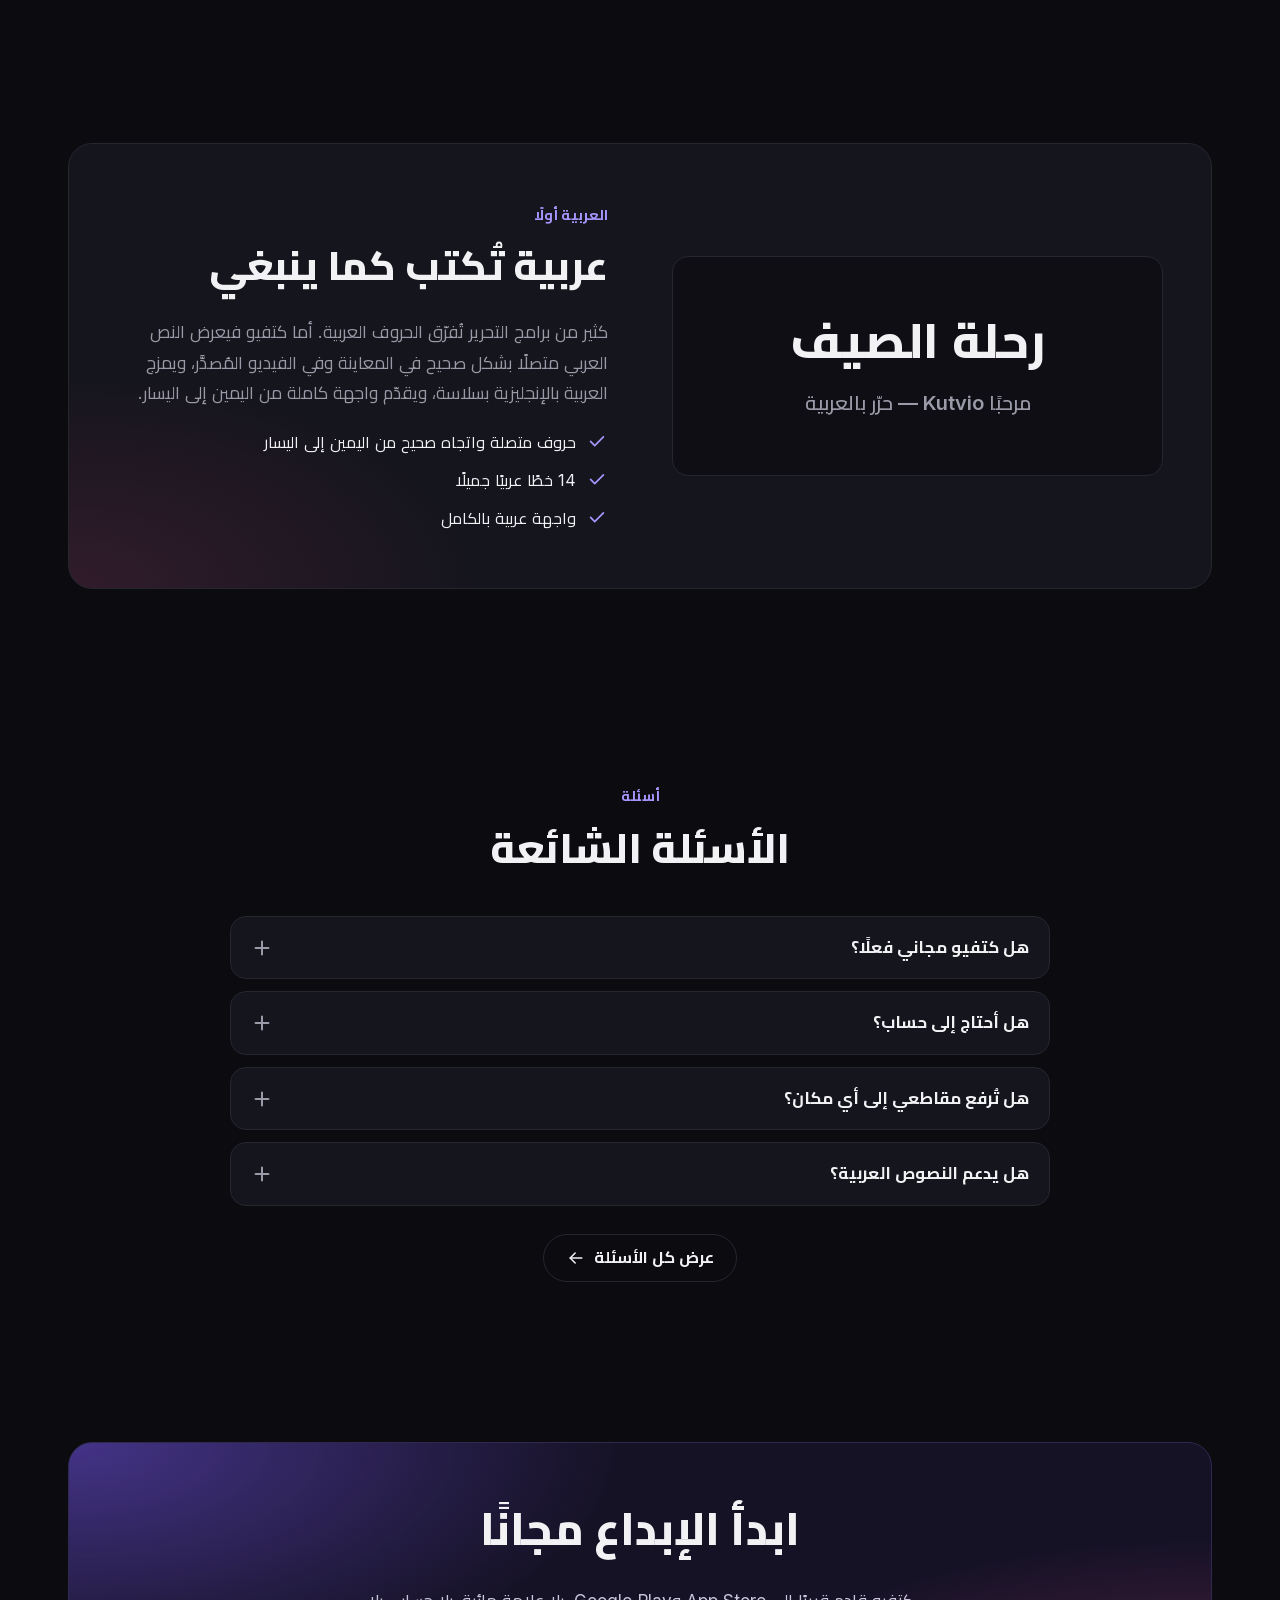
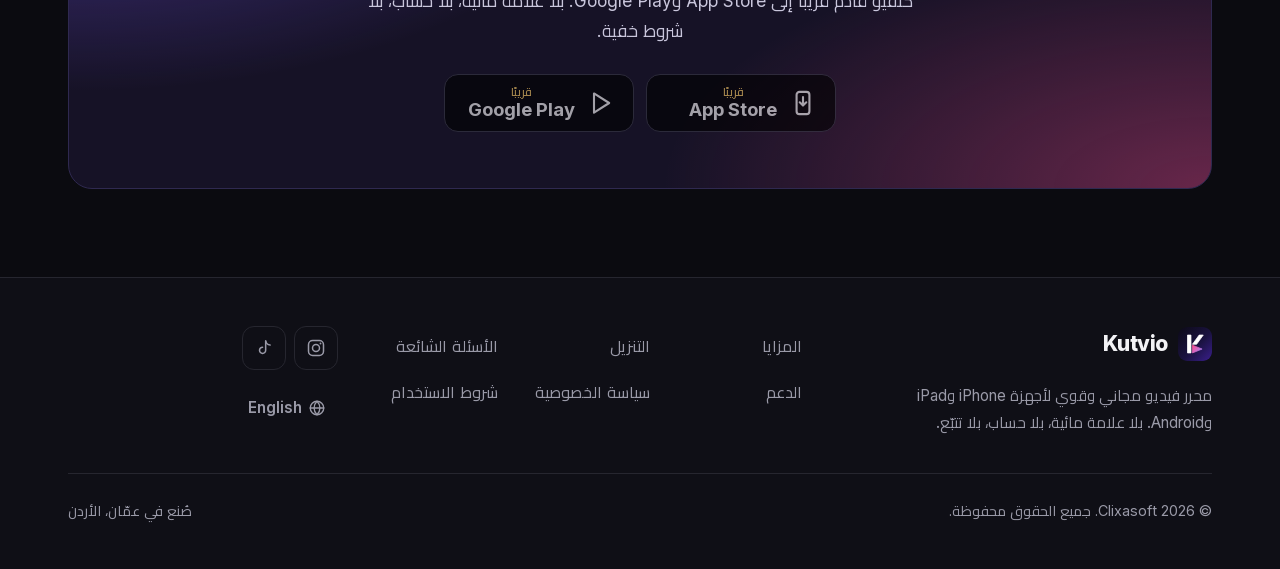
<file: ar/index.html>
<!doctype html>
<html lang="ar" dir="rtl" class="no-js">
<head>
  <meta charset="utf-8">
  <meta name="viewport" content="width=device-width, initial-scale=1, viewport-fit=cover">
  <title>كتفيو — محرر فيديو مجاني لأجهزة iPhone وiPad وAndroid بلا علامة مائية</title>
  <meta name="description" content="كتفيو محرر فيديو مجاني وقوي مع خط زمني كامل ونصوص وموسيقى وفلاتر وانتقالات وتصدير بدقة 4K. بلا علامة مائية، بلا حساب، ويعمل دون إنترنت.">
  <meta name="theme-color" content="#0B0B10">
  <meta name="color-scheme" content="dark">
  <link rel="canonical" href="https://kutvio.com/ar/">
  <link rel="alternate" hreflang="en" href="https://kutvio.com/">
  <link rel="alternate" hreflang="ar" href="https://kutvio.com/ar/">
  <link rel="alternate" hreflang="x-default" href="https://kutvio.com/">
  <meta property="og:type" content="website">
  <meta property="og:site_name" content="Kutvio">
  <meta property="og:title" content="كتفيو — محرر فيديو مجاني لأجهزة iPhone وiPad وAndroid بلا علامة مائية">
  <meta property="og:description" content="كتفيو محرر فيديو مجاني وقوي مع خط زمني كامل ونصوص وموسيقى وفلاتر وانتقالات وتصدير بدقة 4K. بلا علامة مائية، بلا حساب، ويعمل دون إنترنت.">
  <meta property="og:url" content="https://kutvio.com/ar/">
  <meta property="og:image" content="https://kutvio.com/assets/img/og-image.png">
  <meta property="og:image:width" content="1200">
  <meta property="og:image:height" content="630">
  <meta property="og:image:alt" content="Kutvio — Edit videos like a pro. Free. No watermark.">
  <meta property="og:locale" content="ar_AR">
  <meta name="twitter:card" content="summary_large_image">
  <meta name="twitter:title" content="كتفيو — محرر فيديو مجاني لأجهزة iPhone وiPad وAndroid بلا علامة مائية">
  <meta name="twitter:description" content="كتفيو محرر فيديو مجاني وقوي مع خط زمني كامل ونصوص وموسيقى وفلاتر وانتقالات وتصدير بدقة 4K. بلا علامة مائية، بلا حساب، ويعمل دون إنترنت.">
  <meta name="twitter:image" content="https://kutvio.com/assets/img/og-image.png">
  <link rel="icon" href="../assets/img/favicon.svg" type="image/svg+xml">
  <link rel="icon" href="../assets/img/favicon-32.png" sizes="32x32" type="image/png">
  <link rel="apple-touch-icon" href="../assets/img/apple-touch-icon.png">
  <link rel="preload" href="../assets/fonts/cairo-arabic.woff2" as="font" type="font/woff2" crossorigin>
  <link rel="stylesheet" href="../assets/css/style.css">
  <script>document.documentElement.className=document.documentElement.className.replace('no-js','js')</script>
  <script src="../assets/js/main.js" defer></script>
  <script type="application/ld+json">{"@context": "https://schema.org", "@type": "SoftwareApplication", "name": "Kutvio", "operatingSystem": "iOS, Android", "applicationCategory": "MultimediaApplication", "inLanguage": ["en", "ar"], "url": "https://kutvio.com/ar/", "image": "https://kutvio.com/assets/img/og-image.png", "description": "محرر فيديو مجاني لأجهزة iPhone وiPad وAndroid مع خط زمني كامل ونصوص وموسيقى وفلاتر وانتقالات وتصدير بدقة 4K. بلا علامة مائية.", "offers": {"@type": "Offer", "price": "0", "priceCurrency": "USD"}, "publisher": {"@type": "Organization", "name": "Clixasoft", "address": {"@type": "PostalAddress", "addressLocality": "Amman", "addressCountry": "JO"}}}</script>
</head>
<body>
  <a class="skip-link" href="#main">انتقل إلى المحتوى</a>
  <header class="site-header">
    <div class="container header-inner">
      <a class="brand" href="index.html" aria-label="Kutvio — الصفحة الرئيسية">
        <img src="../assets/img/favicon.svg" width="34" height="34" alt="">
        <span>Kutvio</span>
      </a>
      <button class="menu-toggle" type="button" aria-expanded="false" aria-controls="site-nav">
        <span class="sr-only">القائمة</span>
        <svg class="icon-open" viewBox="0 0 24 24" fill="none" stroke="currentColor" stroke-width="1.8" stroke-linecap="round" stroke-linejoin="round" aria-hidden="true" focusable="false"><path d="M4 7h16M4 12h16M4 17h16"/></svg>
        <svg class="icon-close" viewBox="0 0 24 24" fill="none" stroke="currentColor" stroke-width="1.8" stroke-linecap="round" stroke-linejoin="round" aria-hidden="true" focusable="false"><path d="M6 6l12 12M18 6L6 18"/></svg>
      </button>
      <nav id="site-nav" class="site-nav" aria-label="القائمة الرئيسية">
        <ul>
          <li><a href="features.html">المزايا</a></li><li><a href="download.html">التنزيل</a></li><li><a href="faq.html">الأسئلة الشائعة</a></li><li><a href="support.html">الدعم</a></li>
        </ul>
        <a class="lang-switch" href="../index.html" hreflang="en" lang="en" data-lang="en" title="Read this page in English"><svg viewBox="0 0 24 24" fill="none" stroke="currentColor" stroke-width="1.8" stroke-linecap="round" stroke-linejoin="round" aria-hidden="true" focusable="false"><circle cx="12" cy="12" r="9"/><path d="M3 12h18"/><path d="M12 3c2.6 2.6 3.9 5.6 3.9 9s-1.3 6.4-3.9 9c-2.6-2.6-3.9-5.6-3.9-9S9.4 5.6 12 3z"/></svg>English</a>
        <a class="btn btn-primary btn-sm" href="download.html">احصل على التطبيق</a>
      </nav>
    </div>
  </header>
  <main id="main">
    <section class="hero">
      <div class="container hero-grid">
        <div>
          <span class="eyebrow">محرر فيديو مجاني</span>
          <h1>حرّر الفيديو كالمحترفين. <span class="gradient-text">مجانًا. بلا علامة مائية.</span></h1>
          <p class="lead">كتفيو محرر فيديو قوي لأجهزة iPhone وiPad وAndroid، مع خط زمني كامل ونصوص وموسيقى وفلاتر وانتقالات وتصدير بدقة 4K.</p>
          <div class="hero-actions">
            <div class="badges">
          <span class="badge is-soon" aria-label="App Store — قريبًا">
            <svg viewBox="0 0 24 24" fill="none" stroke="currentColor" stroke-width="1.8" stroke-linecap="round" stroke-linejoin="round" aria-hidden="true" focusable="false"><rect x="6.5" y="2.5" width="11" height="19" rx="2.5"/><path d="M12 7v7M9.2 11.4L12 14.2l2.8-2.8"/></svg>
            <span class="badge-text"><small>قريبًا</small><strong>App Store</strong></span>
          </span>
          <span class="badge is-soon" aria-label="Google Play — قريبًا">
            <svg viewBox="0 0 24 24" fill="none" stroke="currentColor" stroke-width="1.8" stroke-linecap="round" stroke-linejoin="round" aria-hidden="true" focusable="false"><path d="M6 3.8l13 8.2-13 8.2z"/></svg>
            <span class="badge-text"><small>قريبًا</small><strong>Google Play</strong></span>
          </span>
        </div>
            <p class="hero-note">قريبًا على App Store وGoogle Play.</p>
          </div>
        </div>
        <div class="hero-visual">
          <div class="device-phone is-back"><div class="device-screen"><picture><source srcset="../assets/img/screens/filters.webp" type="image/webp"><img src="../assets/img/screens/filters.png" alt="لوحة الفلاتر في كتفيو مع إعدادات ألوان سينمائية" width="590" height="1280" loading="lazy" decoding="async"></picture></div></div>
          <div class="device-phone is-front"><div class="device-screen"><picture><source srcset="../assets/img/screens/editor-ar.webp" type="image/webp"><img src="../assets/img/screens/editor-ar.png" alt="محرر كتفيو على iPhone بواجهة عربية: مقطع شلال مع عنوان «رحلة الصيف» فوق خط زمني متعدد المسارات" width="590" height="1280" fetchpriority="high" decoding="async"></picture></div></div>
        </div>
      </div>
    </section>

    <section class="trust" aria-label="مجاني 100%">
      <div class="container"><ul><li><svg viewBox="0 0 24 24" fill="none" stroke="currentColor" stroke-width="1.8" stroke-linecap="round" stroke-linejoin="round" aria-hidden="true" focusable="false"><circle cx="12" cy="12" r="9"/><path d="M8.2 12.3l2.5 2.5 5-5.1"/></svg>مجاني 100%</li><li><svg viewBox="0 0 24 24" fill="none" stroke="currentColor" stroke-width="1.8" stroke-linecap="round" stroke-linejoin="round" aria-hidden="true" focusable="false"><circle cx="12" cy="12" r="9"/><path d="M8.2 12.3l2.5 2.5 5-5.1"/></svg>بلا علامة مائية</li><li><svg viewBox="0 0 24 24" fill="none" stroke="currentColor" stroke-width="1.8" stroke-linecap="round" stroke-linejoin="round" aria-hidden="true" focusable="false"><circle cx="12" cy="12" r="9"/><path d="M8.2 12.3l2.5 2.5 5-5.1"/></svg>بلا حساب</li><li><svg viewBox="0 0 24 24" fill="none" stroke="currentColor" stroke-width="1.8" stroke-linecap="round" stroke-linejoin="round" aria-hidden="true" focusable="false"><circle cx="12" cy="12" r="9"/><path d="M8.2 12.3l2.5 2.5 5-5.1"/></svg>يعمل دون إنترنت</li><li><svg viewBox="0 0 24 24" fill="none" stroke="currentColor" stroke-width="1.8" stroke-linecap="round" stroke-linejoin="round" aria-hidden="true" focusable="false"><circle cx="12" cy="12" r="9"/><path d="M8.2 12.3l2.5 2.5 5-5.1"/></svg>تصدير حتى 4K</li></ul></div>
    </section>

    <section class="section" id="features">
      <div class="container">
        <div class="section-head reveal">
          <span class="eyebrow">كل ما تحتاجه</span>
          <h2>محرر حقيقي في جيبك</h2>
          <p>كل الأدوات التي تتوقعها من برامج التحرير الاحترافية، مصممة للّمس.</p>
        </div>
        <div class="grid grid-3"><article class="card reveal"><span class="icon-tile"><svg viewBox="0 0 24 24" fill="none" stroke="currentColor" stroke-width="1.8" stroke-linecap="round" stroke-linejoin="round" aria-hidden="true" focusable="false"><rect x="3" y="4" width="13" height="5" rx="1.5"/><rect x="7" y="11" width="14" height="4" rx="1.5"/><rect x="3" y="17" width="10" height="3" rx="1.5"/><path d="M18 2.5v6"/></svg></span><h3>خط زمني متعدد المسارات</h3><p>قسّم المقاطع وقصّها وأعد ترتيبها واستبدلها بدقة، مع التصاق مغناطيسي بمؤشر التشغيل وحواف المقاطع والإيقاع.</p></article><article class="card reveal"><span class="icon-tile"><svg viewBox="0 0 24 24" fill="none" stroke="currentColor" stroke-width="1.8" stroke-linecap="round" stroke-linejoin="round" aria-hidden="true" focusable="false"><path d="M4 7V4.5h16V7"/><path d="M12 4.5v15"/><path d="M8.5 19.5h7"/></svg></span><h3>نصوص وخطوط عربية</h3><p>أكثر من 30 خطًا منها 14 خطًا عربيًا، مع الحدود والظلال والخلفيات والقوالب والحركات.</p></article><article class="card reveal"><span class="icon-tile"><svg viewBox="0 0 24 24" fill="none" stroke="currentColor" stroke-width="1.8" stroke-linecap="round" stroke-linejoin="round" aria-hidden="true" focusable="false"><path d="M9 18V5.5l11-2.2V16"/><circle cx="6" cy="18" r="3"/><circle cx="17" cy="16" r="3"/></svg></span><h3>موسيقى ومؤثرات وتعليق صوتي</h3><p>موسيقى ومؤثرات صوتية مجانية الحقوق، وتسجيل التعليق الصوتي على الخط الزمني مباشرة، وتأثيرات صوتية.</p></article><article class="card reveal"><span class="icon-tile"><svg viewBox="0 0 24 24" fill="none" stroke="currentColor" stroke-width="1.8" stroke-linecap="round" stroke-linejoin="round" aria-hidden="true" focusable="false"><path d="M11 3.5l1.9 5 5 1.9-5 1.9-1.9 5-1.9-5-5-1.9 5-1.9z"/><path d="M18.5 15l.9 2.1 2.1.9-2.1.9-.9 2.1-.9-2.1-2.1-.9 2.1-.9z"/></svg></span><h3>فلاتر وتعديلات ومؤثرات</h3><p>فلاتر سينمائية مضبوطة بعناية و11 أداة ضبط احترافية: السطوع والتباين والحرارة والإضاءات والظلال وغيرها.</p></article><article class="card reveal"><span class="icon-tile"><svg viewBox="0 0 24 24" fill="none" stroke="currentColor" stroke-width="1.8" stroke-linecap="round" stroke-linejoin="round" aria-hidden="true" focusable="false"><rect x="2.5" y="6" width="11" height="12" rx="2"/><path d="M10.5 6h9a2 2 0 0 1 2 2v8a2 2 0 0 1-2 2h-9"/><path d="M15 12h3.5M16.8 10.2L18.6 12l-1.8 1.8"/></svg></span><h3>انتقالات والتحكم بالسرعة</h3><p>انتقالات سلسة بالتلاشي والانزلاق والمسح والتكبير، وسرعة من 0.1× حتى 100× مع تغيير طبقة الصوت أو دونه.</p></article><article class="card reveal"><span class="icon-tile"><svg viewBox="0 0 24 24" fill="none" stroke="currentColor" stroke-width="1.8" stroke-linecap="round" stroke-linejoin="round" aria-hidden="true" focusable="false"><path d="M12 3.5v11"/><path d="M7.5 10.5L12 15l4.5-4.5"/><path d="M4 16.5v3h16v-3"/></svg></span><h3>تصدير حتى 4K</h3><p>تصدير مسرَّع بالعتاد من 480p حتى 4K وبمعدل يصل إلى 60 إطارًا، ثم احفظه في معرضك أو شاركه أينما شئت.</p></article></div>
      </div>
    </section>

    <section class="section">
      <div class="container split">
        <div class="reveal">
          <span class="eyebrow">الهاتف وiPad والأجهزة اللوحية</span>
          <h2>مصمم للأجهزة اللوحية أيضًا</h2>
          <p>على iPad والأجهزة اللوحية بنظام Android، يتحول كتفيو إلى استوديو تحرير متكامل: واجهة أفقية مع شريط أدوات، ولوحة خصائص تُبقي المعاينة ظاهرة أثناء التعديل، وخط زمني أكبر مع أدوات التحكم بالمسارات.</p>
          <ul class="check-list"><li><svg viewBox="0 0 24 24" fill="none" stroke="currentColor" stroke-width="1.8" stroke-linecap="round" stroke-linejoin="round" aria-hidden="true" focusable="false"><path d="M5 12.5l4.5 4.5L19 7.5"/></svg><span>محرر أفقي مع لوحة خصائص ثابتة</span></li><li><svg viewBox="0 0 24 24" fill="none" stroke="currentColor" stroke-width="1.8" stroke-linecap="round" stroke-linejoin="round" aria-hidden="true" focusable="false"><path d="M5 12.5l4.5 4.5L19 7.5"/></svg><span>دعم Split View وSlide Over وتعدد النوافذ</span></li><li><svg viewBox="0 0 24 24" fill="none" stroke="currentColor" stroke-width="1.8" stroke-linecap="round" stroke-linejoin="round" aria-hidden="true" focusable="false"><path d="M5 12.5l4.5 4.5L19 7.5"/></svg><span>اختصارات لوحة المفاتيح: <kbd>Space</kbd> <kbd>⌘B</kbd> <kbd>⌘Z</kbd> <kbd>⌘E</kbd></span></li><li><svg viewBox="0 0 24 24" fill="none" stroke="currentColor" stroke-width="1.8" stroke-linecap="round" stroke-linejoin="round" aria-hidden="true" focusable="false"><path d="M5 12.5l4.5 4.5L19 7.5"/></svg><span>مريح مع لوحة التتبع وApple Pencil</span></li></ul>
        </div>
        <div class="reveal">
          <div class="device-tablet"><div class="device-screen"><picture><source srcset="../assets/img/screens/tablet.webp" type="image/webp"><img src="../assets/img/screens/tablet.png" alt="كتفيو على iPad مع شريط أدوات ولوحة فلاتر وخط زمني بعرض الشاشة" width="900" height="1200" loading="lazy" decoding="async"></picture></div></div>
        </div>
      </div>
    </section>

    <section class="section-sm">
      <div class="container">
        <div class="panel panel-privacy reveal">
          <div class="split">
            <div>
              <span class="icon-tile"><svg viewBox="0 0 24 24" fill="none" stroke="currentColor" stroke-width="1.8" stroke-linecap="round" stroke-linejoin="round" aria-hidden="true" focusable="false"><path d="M12 3l8 3v6c0 4.6-3.4 8.3-8 9-4.6-.7-8-4.4-8-9V6z"/><path d="M8.8 12.2l2.2 2.2 4.2-4.4"/></svg></span>
              <h2>مقاطعك لا تغادر جهازك أبدًا.</h2>
              <p>لا رفع، لا حسابات، لا تتبّع. يحرّر كتفيو كل شيء ويصدّره على جهازك، لتبقى ذكرياتك ملكك وحدك.</p>
              <a class="btn btn-ghost" href="privacy.html">اقرأ سياسة الخصوصية<svg class="flip-rtl" viewBox="0 0 24 24" fill="none" stroke="currentColor" stroke-width="1.8" stroke-linecap="round" stroke-linejoin="round" aria-hidden="true" focusable="false"><path d="M5 12h14"/><path d="M13 6l6 6-6 6"/></svg></a>
            </div>
            <ul class="check-list">
              <li><svg viewBox="0 0 24 24" fill="none" stroke="currentColor" stroke-width="1.8" stroke-linecap="round" stroke-linejoin="round" aria-hidden="true" focusable="false"><rect x="4.5" y="10.5" width="15" height="10" rx="2.5"/><path d="M8 10.5V7.5a4 4 0 0 1 8 0v3"/></svg><span>سياسة الخصوصية: لا نجمع أي بيانات</span></li>
              <li><svg viewBox="0 0 24 24" fill="none" stroke="currentColor" stroke-width="1.8" stroke-linecap="round" stroke-linejoin="round" aria-hidden="true" focusable="false"><path d="M2.5 8.8a15 15 0 0 1 4-2.5"/><path d="M10.6 5.1A15 15 0 0 1 21.5 8.8"/><path d="M5.3 12.6a10 10 0 0 1 4.6-2.4"/><path d="M15.4 10.6a10 10 0 0 1 3.3 2"/><path d="M8.6 16.1a5 5 0 0 1 6.8 0"/><path d="M12 19.8h.01"/><path d="M3 3l18 18"/></svg><span>يعمل دون إنترنت</span></li>
              <li><svg viewBox="0 0 24 24" fill="none" stroke="currentColor" stroke-width="1.8" stroke-linecap="round" stroke-linejoin="round" aria-hidden="true" focusable="false"><circle cx="12" cy="8" r="4"/><path d="M4.5 20.5a7.5 7.5 0 0 1 11.6-6.3"/><path d="M17 16l4 4M21 16l-4 4"/></svg><span>بلا تسجيل أو تسجيل دخول</span></li>
            </ul>
          </div>
        </div>
      </div>
    </section>

    <section class="section">
      <div class="container">
        <div class="panel panel-arabic reveal">
          <div class="split reverse">
            <div>
              <span class="eyebrow">العربية أولًا</span>
              <h2>عربية تُكتب كما ينبغي</h2>
              <p>كثير من برامج التحرير تُفرّق الحروف العربية. أما كتفيو فيعرض النص العربي متصلًا بشكل صحيح في المعاينة وفي الفيديو المُصدَّر، ويمزج العربية بالإنجليزية بسلاسة، ويقدّم واجهة كاملة من اليمين إلى اليسار.</p>
              <ul class="check-list"><li><svg viewBox="0 0 24 24" fill="none" stroke="currentColor" stroke-width="1.8" stroke-linecap="round" stroke-linejoin="round" aria-hidden="true" focusable="false"><path d="M5 12.5l4.5 4.5L19 7.5"/></svg><span>حروف متصلة واتجاه صحيح من اليمين إلى اليسار</span></li><li><svg viewBox="0 0 24 24" fill="none" stroke="currentColor" stroke-width="1.8" stroke-linecap="round" stroke-linejoin="round" aria-hidden="true" focusable="false"><path d="M5 12.5l4.5 4.5L19 7.5"/></svg><span>14 خطًا عربيًا جميلًا</span></li><li><svg viewBox="0 0 24 24" fill="none" stroke="currentColor" stroke-width="1.8" stroke-linecap="round" stroke-linejoin="round" aria-hidden="true" focusable="false"><path d="M5 12.5l4.5 4.5L19 7.5"/></svg><span>واجهة عربية بالكامل</span></li></ul>
            </div>
            <div class="arabic-sample" lang="ar" dir="rtl">
              <span class="ar-big">رحلة الصيف</span>
              <span class="ar-mixed">مرحبًا Kutvio — حرّر بالعربية</span>
            </div>
          </div>
        </div>
      </div>
    </section>

    <section class="section">
      <div class="container">
        <div class="section-head reveal">
          <span class="eyebrow">أسئلة</span>
          <h2>الأسئلة الشائعة</h2>
        </div>
        <div class="faq"><details class="reveal"><summary>هل كتفيو مجاني فعلًا؟</summary><div class="answer"><p>نعم. كتفيو مجاني بالكامل، بلا علامة مائية على مقاطعك، وبلا اشتراك، وبلا مشتريات داخل التطبيق.</p></div></details>
<details class="reveal"><summary>هل أحتاج إلى حساب؟</summary><div class="answer"><p>لا. افتح التطبيق وابدأ التحرير مباشرة، دون تسجيل أو تسجيل دخول.</p></div></details>
<details class="reveal"><summary>هل تُرفع مقاطعي إلى أي مكان؟</summary><div class="answer"><p>لا. تتم جميع العمليات — التحرير والمعاينة والتصدير — على جهازك. لا تغادر صورك ومقاطعك وأصواتك جهازك أبدًا.</p></div></details>
<details class="reveal"><summary>هل يدعم النصوص العربية؟</summary><div class="answer"><p>نعم. العربية لغة أساسية في كتفيو: تُعرض الحروف متصلة بشكل صحيح، وتعمل النصوص المختلطة بالعربية والإنجليزية، ويضم التطبيق مجموعة كبيرة من الخطوط العربية. كما تتوفر الواجهة كاملة بالعربية باتجاه من اليمين إلى اليسار.</p></div></details></div>
        <p style="text-align:center;margin-top:28px"><a class="btn btn-ghost" href="faq.html">عرض كل الأسئلة<svg class="flip-rtl" viewBox="0 0 24 24" fill="none" stroke="currentColor" stroke-width="1.8" stroke-linecap="round" stroke-linejoin="round" aria-hidden="true" focusable="false"><path d="M5 12h14"/><path d="M13 6l6 6-6 6"/></svg></a></p>
      </div>
    </section>

    <section class="section-sm">
      <div class="container">
        <div class="cta reveal">
          <h2>ابدأ الإبداع مجانًا</h2>
          <p>كتفيو قادم قريبًا إلى App Store وGoogle Play. بلا علامة مائية، بلا حساب، بلا شروط خفية.</p>
          <div class="badges">
          <span class="badge is-soon" aria-label="App Store — قريبًا">
            <svg viewBox="0 0 24 24" fill="none" stroke="currentColor" stroke-width="1.8" stroke-linecap="round" stroke-linejoin="round" aria-hidden="true" focusable="false"><rect x="6.5" y="2.5" width="11" height="19" rx="2.5"/><path d="M12 7v7M9.2 11.4L12 14.2l2.8-2.8"/></svg>
            <span class="badge-text"><small>قريبًا</small><strong>App Store</strong></span>
          </span>
          <span class="badge is-soon" aria-label="Google Play — قريبًا">
            <svg viewBox="0 0 24 24" fill="none" stroke="currentColor" stroke-width="1.8" stroke-linecap="round" stroke-linejoin="round" aria-hidden="true" focusable="false"><path d="M6 3.8l13 8.2-13 8.2z"/></svg>
            <span class="badge-text"><small>قريبًا</small><strong>Google Play</strong></span>
          </span>
        </div>
        </div>
      </div>
    </section>

  </main>
  <footer class="site-footer">
    <div class="container">
      <div class="footer-grid">
        <div class="footer-brand">
          <a class="brand" href="index.html" aria-label="Kutvio — الصفحة الرئيسية">
            <img src="../assets/img/favicon.svg" width="34" height="34" alt="" loading="lazy">
            <span>Kutvio</span>
          </a>
          <p>محرر فيديو مجاني وقوي لأجهزة iPhone وiPad وAndroid. بلا علامة مائية، بلا حساب، بلا تتبّع.</p>
        </div>
        <nav aria-label="روابط التذييل">
          <ul class="footer-links"><li><a href="features.html">المزايا</a></li><li><a href="download.html">التنزيل</a></li><li><a href="faq.html">الأسئلة الشائعة</a></li><li><a href="support.html">الدعم</a></li><li><a href="privacy.html">سياسة الخصوصية</a></li><li><a href="terms.html">شروط الاستخدام</a></li></ul>
        </nav>
        <div class="footer-side">
          <div class="socials" aria-label="تابع كتفيو">
            <a href="https://instagram.com/kutvio" rel="noopener me" aria-label="Instagram"><svg viewBox="0 0 24 24" fill="none" stroke="currentColor" stroke-width="1.8" stroke-linecap="round" stroke-linejoin="round" aria-hidden="true" focusable="false"><rect x="3" y="3" width="18" height="18" rx="5"/><circle cx="12" cy="12" r="4.2"/><circle cx="17.4" cy="6.6" r="1.1" fill="currentColor" stroke="none"/></svg></a>
            <a href="https://tiktok.com/@kutvio" rel="noopener me" aria-label="TikTok"><svg viewBox="0 0 24 24" fill="none" stroke="currentColor" stroke-width="1.8" stroke-linecap="round" stroke-linejoin="round" aria-hidden="true" focusable="false"><path d="M14 3.5v11.3a3.7 3.7 0 1 1-3.7-3.7"/><path d="M14 3.5c.5 2.9 2.4 4.7 5.3 5"/></svg></a>
          </div>
          <a class="lang-switch" href="../index.html" hreflang="en" lang="en" data-lang="en" title="Read this page in English"><svg viewBox="0 0 24 24" fill="none" stroke="currentColor" stroke-width="1.8" stroke-linecap="round" stroke-linejoin="round" aria-hidden="true" focusable="false"><circle cx="12" cy="12" r="9"/><path d="M3 12h18"/><path d="M12 3c2.6 2.6 3.9 5.6 3.9 9s-1.3 6.4-3.9 9c-2.6-2.6-3.9-5.6-3.9-9S9.4 5.6 12 3z"/></svg>English</a>
        </div>
      </div>
      <div class="footer-bottom">
        <p>&copy; <span data-year>2026</span> Clixasoft. جميع الحقوق محفوظة.</p>
        <p>صُنع في عمّان، الأردن</p>
      </div>
    </div>
  </footer>
</body>
</html>
</file>
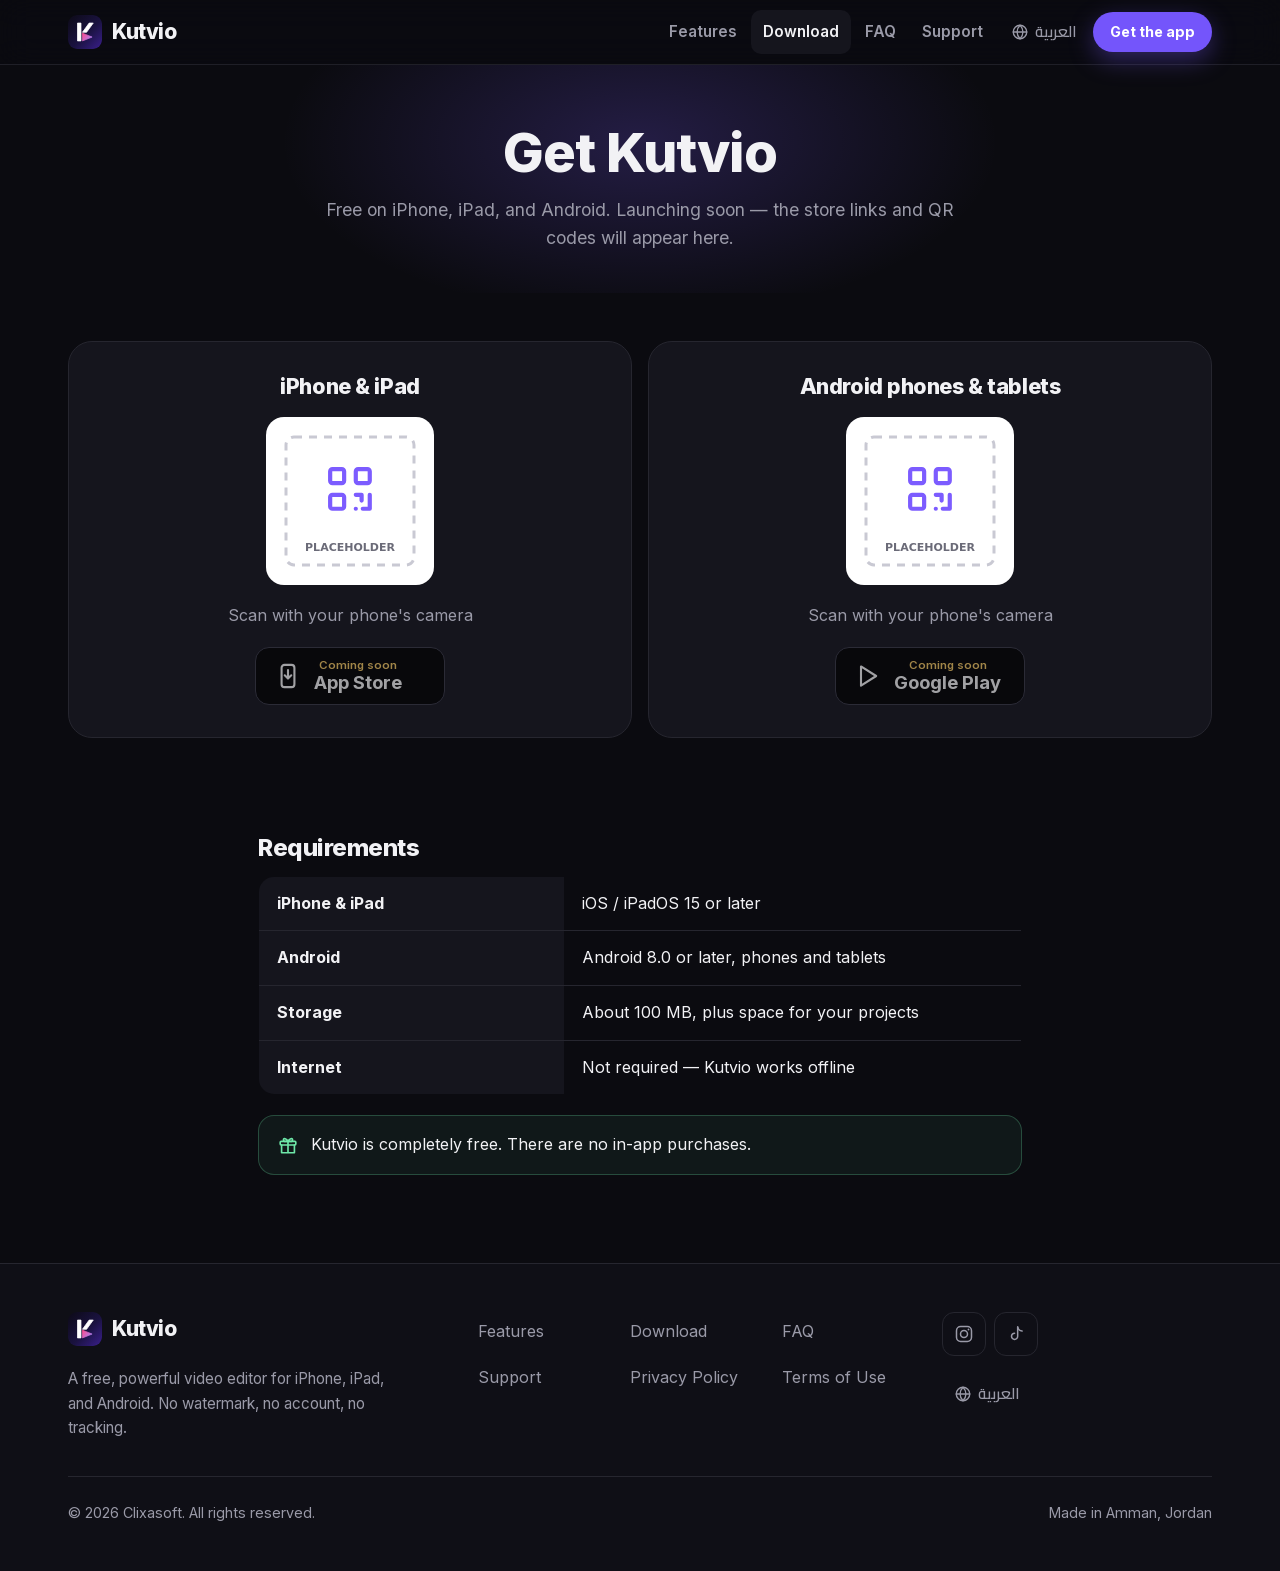
<file: download.html>
<!doctype html>
<html lang="en" dir="ltr" class="no-js">
<head>
  <meta charset="utf-8">
  <meta name="viewport" content="width=device-width, initial-scale=1, viewport-fit=cover">
  <title>Download Kutvio — free for iPhone, iPad & Android</title>
  <meta name="description" content="Get Kutvio, the free video editor with no watermark, for iPhone, iPad, Android phones and tablets. No in-app purchases.">
  <meta name="theme-color" content="#0B0B10">
  <meta name="color-scheme" content="dark">
  <link rel="canonical" href="https://kutvio.com/download.html">
  <link rel="alternate" hreflang="en" href="https://kutvio.com/download.html">
  <link rel="alternate" hreflang="ar" href="https://kutvio.com/ar/download.html">
  <link rel="alternate" hreflang="x-default" href="https://kutvio.com/download.html">
  <meta property="og:type" content="website">
  <meta property="og:site_name" content="Kutvio">
  <meta property="og:title" content="Download Kutvio — free for iPhone, iPad & Android">
  <meta property="og:description" content="Get Kutvio, the free video editor with no watermark, for iPhone, iPad, Android phones and tablets. No in-app purchases.">
  <meta property="og:url" content="https://kutvio.com/download.html">
  <meta property="og:image" content="https://kutvio.com/assets/img/og-image.png">
  <meta property="og:image:width" content="1200">
  <meta property="og:image:height" content="630">
  <meta property="og:image:alt" content="Kutvio — Edit videos like a pro. Free. No watermark.">
  <meta property="og:locale" content="en_US">
  <meta name="twitter:card" content="summary_large_image">
  <meta name="twitter:title" content="Download Kutvio — free for iPhone, iPad & Android">
  <meta name="twitter:description" content="Get Kutvio, the free video editor with no watermark, for iPhone, iPad, Android phones and tablets. No in-app purchases.">
  <meta name="twitter:image" content="https://kutvio.com/assets/img/og-image.png">
  <link rel="icon" href="assets/img/favicon.svg" type="image/svg+xml">
  <link rel="icon" href="assets/img/favicon-32.png" sizes="32x32" type="image/png">
  <link rel="apple-touch-icon" href="assets/img/apple-touch-icon.png">
  <link rel="preload" href="assets/fonts/inter-latin.woff2" as="font" type="font/woff2" crossorigin>
  <link rel="stylesheet" href="assets/css/style.css">
  <script>document.documentElement.className=document.documentElement.className.replace('no-js','js')</script>
  <script src="assets/js/main.js" defer></script>
</head>
<body>
  <a class="skip-link" href="#main">Skip to content</a>
  <header class="site-header">
    <div class="container header-inner">
      <a class="brand" href="index.html" aria-label="Kutvio — home">
        <img src="assets/img/favicon.svg" width="34" height="34" alt="">
        <span>Kutvio</span>
      </a>
      <button class="menu-toggle" type="button" aria-expanded="false" aria-controls="site-nav">
        <span class="sr-only">Menu</span>
        <svg class="icon-open" viewBox="0 0 24 24" fill="none" stroke="currentColor" stroke-width="1.8" stroke-linecap="round" stroke-linejoin="round" aria-hidden="true" focusable="false"><path d="M4 7h16M4 12h16M4 17h16"/></svg>
        <svg class="icon-close" viewBox="0 0 24 24" fill="none" stroke="currentColor" stroke-width="1.8" stroke-linecap="round" stroke-linejoin="round" aria-hidden="true" focusable="false"><path d="M6 6l12 12M18 6L6 18"/></svg>
      </button>
      <nav id="site-nav" class="site-nav" aria-label="Main">
        <ul>
          <li><a href="features.html">Features</a></li><li><a href="download.html" aria-current="page">Download</a></li><li><a href="faq.html">FAQ</a></li><li><a href="support.html">Support</a></li>
        </ul>
        <a class="lang-switch" href="ar/download.html" hreflang="ar" lang="ar" data-lang="ar" title="اقرأ هذه الصفحة بالعربية"><svg viewBox="0 0 24 24" fill="none" stroke="currentColor" stroke-width="1.8" stroke-linecap="round" stroke-linejoin="round" aria-hidden="true" focusable="false"><circle cx="12" cy="12" r="9"/><path d="M3 12h18"/><path d="M12 3c2.6 2.6 3.9 5.6 3.9 9s-1.3 6.4-3.9 9c-2.6-2.6-3.9-5.6-3.9-9S9.4 5.6 12 3z"/></svg>العربية</a>
        <a class="btn btn-primary btn-sm" href="download.html">Get the app</a>
      </nav>
    </div>
  </header>
  <main id="main">
    <section class="page-hero">
      <div class="container">
        <h1>Get Kutvio</h1>
        <p>Free on iPhone, iPad, and Android. Launching soon — the store links and QR codes will appear here.</p>
      </div>
    </section>
    <section class="section-sm">
      <div class="container">
        <div class="download-grid">
          <article class="store-card reveal">
          <h2>iPhone & iPad</h2>
          <div class="qr"><img src="assets/img/qr/app-store.svg" alt="QR code for the App Store (available at launch)" width="148" height="148" loading="lazy"></div>
          <p class="muted" style="margin:0">Scan with your phone's camera</p>
          <span class="badge is-soon" aria-label="App Store — Coming soon"><svg viewBox="0 0 24 24" fill="none" stroke="currentColor" stroke-width="1.8" stroke-linecap="round" stroke-linejoin="round" aria-hidden="true" focusable="false"><rect x="6.5" y="2.5" width="11" height="19" rx="2.5"/><path d="M12 7v7M9.2 11.4L12 14.2l2.8-2.8"/></svg><span class="badge-text"><small>Coming soon</small><strong>App Store</strong></span></span>
        </article>
          <article class="store-card reveal">
          <h2>Android phones & tablets</h2>
          <div class="qr"><img src="assets/img/qr/google-play.svg" alt="QR code for Google Play (available at launch)" width="148" height="148" loading="lazy"></div>
          <p class="muted" style="margin:0">Scan with your phone's camera</p>
          <span class="badge is-soon" aria-label="Google Play — Coming soon"><svg viewBox="0 0 24 24" fill="none" stroke="currentColor" stroke-width="1.8" stroke-linecap="round" stroke-linejoin="round" aria-hidden="true" focusable="false"><path d="M6 3.8l13 8.2-13 8.2z"/></svg><span class="badge-text"><small>Coming soon</small><strong>Google Play</strong></span></span>
        </article>
        </div>
      </div>
    </section>
    <section class="section-sm">
      <div class="container" style="max-width:820px">
        <h2 class="reveal">Requirements</h2>
        <table class="req-table reveal"><tbody><tr><th scope="row">iPhone & iPad</th><td>iOS / iPadOS 15 or later</td></tr><tr><th scope="row">Android</th><td>Android 8.0 or later, phones and tablets</td></tr><tr><th scope="row">Storage</th><td>About 100 MB, plus space for your projects</td></tr><tr><th scope="row">Internet</th><td>Not required — Kutvio works offline</td></tr></tbody></table>
        <div class="note reveal" style="margin-top:20px"><svg viewBox="0 0 24 24" fill="none" stroke="currentColor" stroke-width="1.8" stroke-linecap="round" stroke-linejoin="round" aria-hidden="true" focusable="false"><rect x="3.5" y="8" width="17" height="4" rx="1"/><path d="M5 12v8.5h14V12M12 8v12.5"/><path d="M12 8c-1.5-3-5-4-5-1.5S9.5 8 12 8zM12 8c1.5-3 5-4 5-1.5S14.5 8 12 8z"/></svg><p>Kutvio is completely free. There are no in-app purchases.</p></div>
      </div>
    </section>

  </main>
  <footer class="site-footer">
    <div class="container">
      <div class="footer-grid">
        <div class="footer-brand">
          <a class="brand" href="index.html" aria-label="Kutvio — home">
            <img src="assets/img/favicon.svg" width="34" height="34" alt="" loading="lazy">
            <span>Kutvio</span>
          </a>
          <p>A free, powerful video editor for iPhone, iPad, and Android. No watermark, no account, no tracking.</p>
        </div>
        <nav aria-label="Footer">
          <ul class="footer-links"><li><a href="features.html">Features</a></li><li><a href="download.html">Download</a></li><li><a href="faq.html">FAQ</a></li><li><a href="support.html">Support</a></li><li><a href="privacy.html">Privacy Policy</a></li><li><a href="terms.html">Terms of Use</a></li></ul>
        </nav>
        <div class="footer-side">
          <div class="socials" aria-label="Follow Kutvio">
            <a href="https://instagram.com/kutvio" rel="noopener me" aria-label="Instagram"><svg viewBox="0 0 24 24" fill="none" stroke="currentColor" stroke-width="1.8" stroke-linecap="round" stroke-linejoin="round" aria-hidden="true" focusable="false"><rect x="3" y="3" width="18" height="18" rx="5"/><circle cx="12" cy="12" r="4.2"/><circle cx="17.4" cy="6.6" r="1.1" fill="currentColor" stroke="none"/></svg></a>
            <a href="https://tiktok.com/@kutvio" rel="noopener me" aria-label="TikTok"><svg viewBox="0 0 24 24" fill="none" stroke="currentColor" stroke-width="1.8" stroke-linecap="round" stroke-linejoin="round" aria-hidden="true" focusable="false"><path d="M14 3.5v11.3a3.7 3.7 0 1 1-3.7-3.7"/><path d="M14 3.5c.5 2.9 2.4 4.7 5.3 5"/></svg></a>
          </div>
          <a class="lang-switch" href="ar/download.html" hreflang="ar" lang="ar" data-lang="ar" title="اقرأ هذه الصفحة بالعربية"><svg viewBox="0 0 24 24" fill="none" stroke="currentColor" stroke-width="1.8" stroke-linecap="round" stroke-linejoin="round" aria-hidden="true" focusable="false"><circle cx="12" cy="12" r="9"/><path d="M3 12h18"/><path d="M12 3c2.6 2.6 3.9 5.6 3.9 9s-1.3 6.4-3.9 9c-2.6-2.6-3.9-5.6-3.9-9S9.4 5.6 12 3z"/></svg>العربية</a>
        </div>
      </div>
      <div class="footer-bottom">
        <p>&copy; <span data-year>2026</span> Clixasoft. All rights reserved.</p>
        <p>Made in Amman, Jordan</p>
      </div>
    </div>
  </footer>
</body>
</html>
</file>
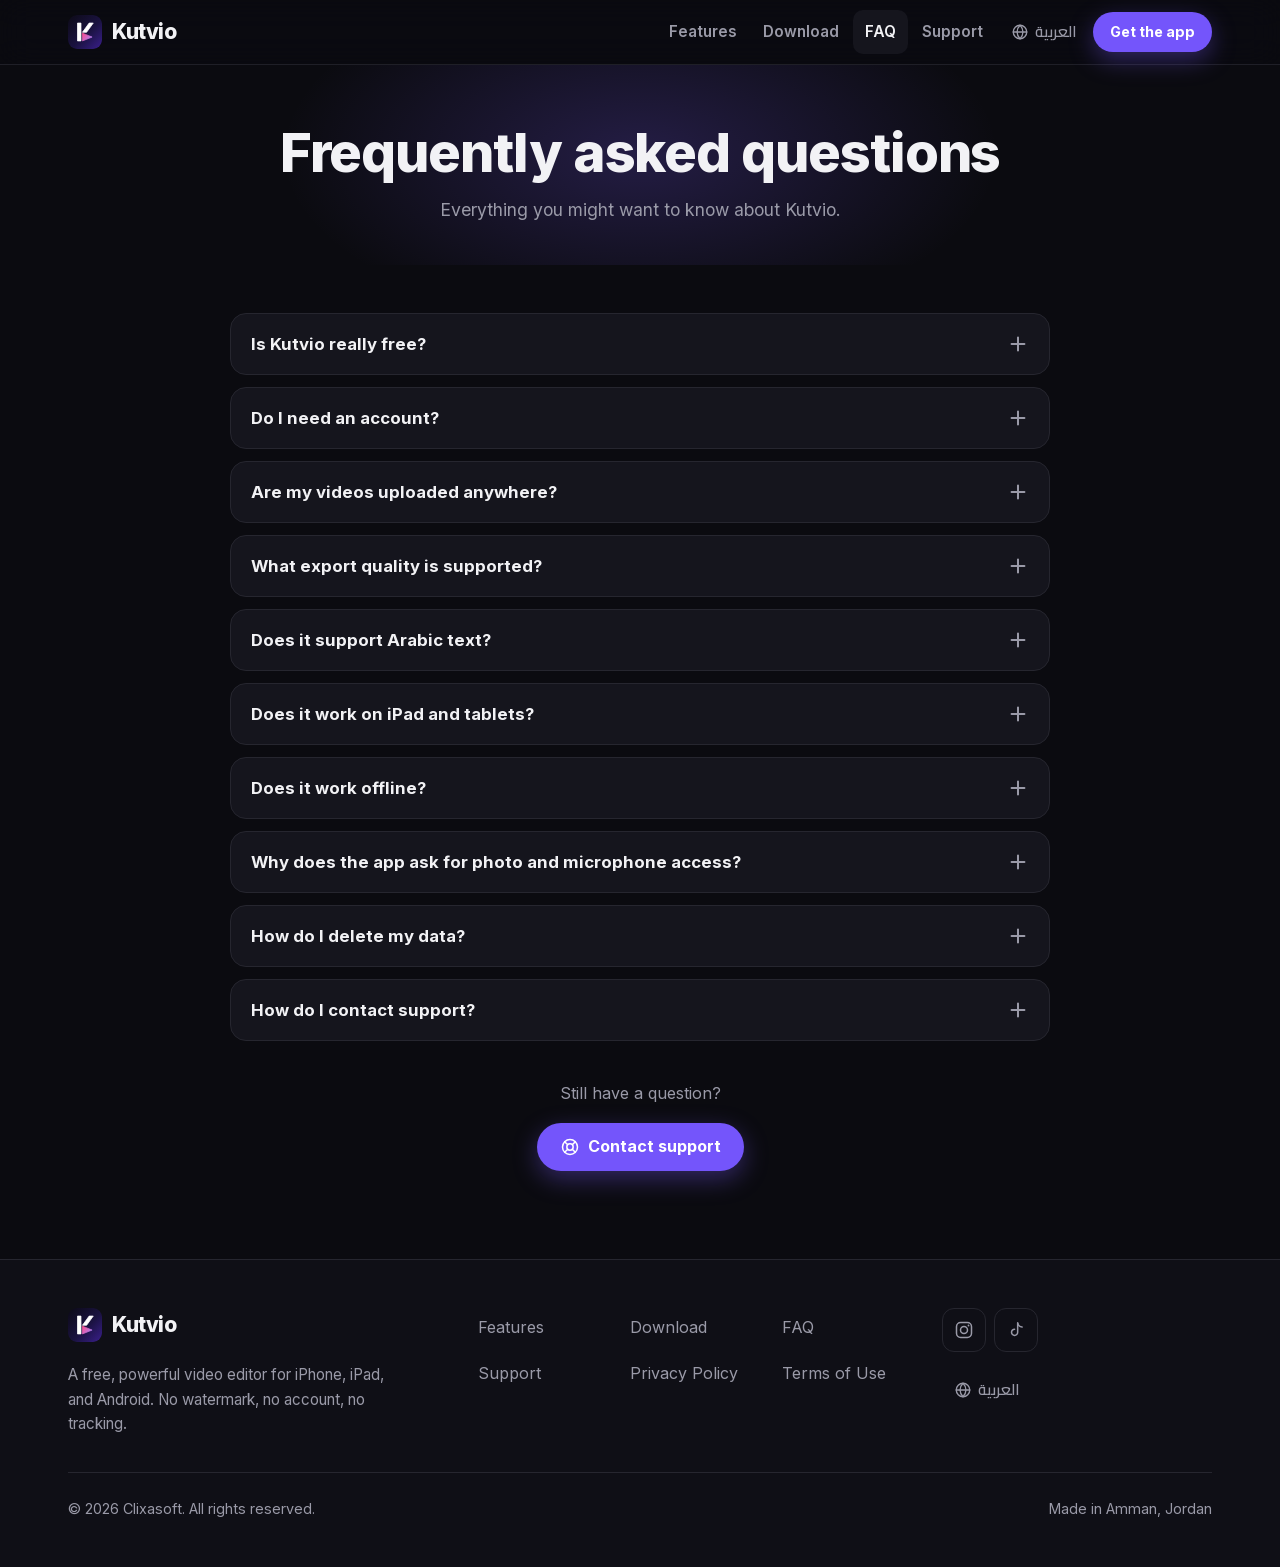
<file: faq.html>
<!doctype html>
<html lang="en" dir="ltr" class="no-js">
<head>
  <meta charset="utf-8">
  <meta name="viewport" content="width=device-width, initial-scale=1, viewport-fit=cover">
  <title>FAQ — Kutvio video editor</title>
  <meta name="description" content="Answers about Kutvio: is it free, do you need an account, privacy, export quality, Arabic support, tablets, offline use and more.">
  <meta name="theme-color" content="#0B0B10">
  <meta name="color-scheme" content="dark">
  <link rel="canonical" href="https://kutvio.com/faq.html">
  <link rel="alternate" hreflang="en" href="https://kutvio.com/faq.html">
  <link rel="alternate" hreflang="ar" href="https://kutvio.com/ar/faq.html">
  <link rel="alternate" hreflang="x-default" href="https://kutvio.com/faq.html">
  <meta property="og:type" content="website">
  <meta property="og:site_name" content="Kutvio">
  <meta property="og:title" content="FAQ — Kutvio video editor">
  <meta property="og:description" content="Answers about Kutvio: is it free, do you need an account, privacy, export quality, Arabic support, tablets, offline use and more.">
  <meta property="og:url" content="https://kutvio.com/faq.html">
  <meta property="og:image" content="https://kutvio.com/assets/img/og-image.png">
  <meta property="og:image:width" content="1200">
  <meta property="og:image:height" content="630">
  <meta property="og:image:alt" content="Kutvio — Edit videos like a pro. Free. No watermark.">
  <meta property="og:locale" content="en_US">
  <meta name="twitter:card" content="summary_large_image">
  <meta name="twitter:title" content="FAQ — Kutvio video editor">
  <meta name="twitter:description" content="Answers about Kutvio: is it free, do you need an account, privacy, export quality, Arabic support, tablets, offline use and more.">
  <meta name="twitter:image" content="https://kutvio.com/assets/img/og-image.png">
  <link rel="icon" href="assets/img/favicon.svg" type="image/svg+xml">
  <link rel="icon" href="assets/img/favicon-32.png" sizes="32x32" type="image/png">
  <link rel="apple-touch-icon" href="assets/img/apple-touch-icon.png">
  <link rel="preload" href="assets/fonts/inter-latin.woff2" as="font" type="font/woff2" crossorigin>
  <link rel="stylesheet" href="assets/css/style.css">
  <script>document.documentElement.className=document.documentElement.className.replace('no-js','js')</script>
  <script src="assets/js/main.js" defer></script>
</head>
<body>
  <a class="skip-link" href="#main">Skip to content</a>
  <header class="site-header">
    <div class="container header-inner">
      <a class="brand" href="index.html" aria-label="Kutvio — home">
        <img src="assets/img/favicon.svg" width="34" height="34" alt="">
        <span>Kutvio</span>
      </a>
      <button class="menu-toggle" type="button" aria-expanded="false" aria-controls="site-nav">
        <span class="sr-only">Menu</span>
        <svg class="icon-open" viewBox="0 0 24 24" fill="none" stroke="currentColor" stroke-width="1.8" stroke-linecap="round" stroke-linejoin="round" aria-hidden="true" focusable="false"><path d="M4 7h16M4 12h16M4 17h16"/></svg>
        <svg class="icon-close" viewBox="0 0 24 24" fill="none" stroke="currentColor" stroke-width="1.8" stroke-linecap="round" stroke-linejoin="round" aria-hidden="true" focusable="false"><path d="M6 6l12 12M18 6L6 18"/></svg>
      </button>
      <nav id="site-nav" class="site-nav" aria-label="Main">
        <ul>
          <li><a href="features.html">Features</a></li><li><a href="download.html">Download</a></li><li><a href="faq.html" aria-current="page">FAQ</a></li><li><a href="support.html">Support</a></li>
        </ul>
        <a class="lang-switch" href="ar/faq.html" hreflang="ar" lang="ar" data-lang="ar" title="اقرأ هذه الصفحة بالعربية"><svg viewBox="0 0 24 24" fill="none" stroke="currentColor" stroke-width="1.8" stroke-linecap="round" stroke-linejoin="round" aria-hidden="true" focusable="false"><circle cx="12" cy="12" r="9"/><path d="M3 12h18"/><path d="M12 3c2.6 2.6 3.9 5.6 3.9 9s-1.3 6.4-3.9 9c-2.6-2.6-3.9-5.6-3.9-9S9.4 5.6 12 3z"/></svg>العربية</a>
        <a class="btn btn-primary btn-sm" href="download.html">Get the app</a>
      </nav>
    </div>
  </header>
  <main id="main">
    <section class="page-hero">
      <div class="container">
        <h1>Frequently asked questions</h1>
        <p>Everything you might want to know about Kutvio.</p>
      </div>
    </section>
    <section class="section-sm">
      <div class="container">
        <div class="faq"><details class="reveal"><summary>Is Kutvio really free?</summary><div class="answer"><p>Yes. Kutvio is completely free — no watermark on your videos, no subscription, and no in-app purchases.</p></div></details>
<details class="reveal"><summary>Do I need an account?</summary><div class="answer"><p>No. Open the app and start editing. There is no sign-up and no login.</p></div></details>
<details class="reveal"><summary>Are my videos uploaded anywhere?</summary><div class="answer"><p>No. Everything — editing, previews, and exporting — is processed on your device. Your photos, videos, and audio never leave it.</p></div></details>
<details class="reveal"><summary>What export quality is supported?</summary><div class="answer"><p>You can export from 480p up to 4K, at 24 to 60 frames per second, in H.264 or the smaller HEVC format. The highest options depend on what your device's hardware supports.</p></div></details>
<details class="reveal"><summary>Does it support Arabic text?</summary><div class="answer"><p>Yes. Arabic is a first-class language in Kutvio: text is shaped correctly, mixed Arabic and English works, and the app includes many Arabic fonts. The whole interface is available in Arabic with a right-to-left layout.</p></div></details>
<details class="reveal"><summary>Does it work on iPad and tablets?</summary><div class="answer"><p>Yes. On iPad and Android tablets, Kutvio uses a dedicated layout with a tool rail, an always-visible inspector, and a larger timeline. It supports landscape, Split View and multitasking, and hardware keyboard shortcuts.</p></div></details>
<details class="reveal"><summary>Does it work offline?</summary><div class="answer"><p>Yes. Kutvio works fully offline — no internet connection is needed to edit or export.</p></div></details>
<details class="reveal"><summary>Why does the app ask for photo and microphone access?</summary><div class="answer"><p>Photo access lets you choose clips to edit and save your finished videos to your library. The microphone is used only when you record a voiceover. You can change these permissions at any time in your device settings.</p></div></details>
<details class="reveal"><summary>How do I delete my data?</summary><div class="answer"><p>Delete projects inside the app, clear the cache in Settings, or uninstall the app. Nothing is stored on our servers.</p></div></details>
<details class="reveal"><summary>How do I contact support?</summary><div class="answer"><p>Email us at <a href="mailto:support@kutvio.com">support@kutvio.com</a> or visit the <a href="support.html">Support page</a>.</p></div></details></div>
        <div style="text-align:center;margin-top:40px" class="reveal">
          <p class="muted">Still have a question?</p>
          <a class="btn btn-primary" href="support.html"><svg viewBox="0 0 24 24" fill="none" stroke="currentColor" stroke-width="1.8" stroke-linecap="round" stroke-linejoin="round" aria-hidden="true" focusable="false"><circle cx="12" cy="12" r="9"/><circle cx="12" cy="12" r="3.8"/><path d="M5.6 5.6l3.7 3.7M14.7 14.7l3.7 3.7M18.4 5.6l-3.7 3.7M9.3 14.7l-3.7 3.7"/></svg>Contact support</a>
        </div>
      </div>
    </section>

  </main>
  <footer class="site-footer">
    <div class="container">
      <div class="footer-grid">
        <div class="footer-brand">
          <a class="brand" href="index.html" aria-label="Kutvio — home">
            <img src="assets/img/favicon.svg" width="34" height="34" alt="" loading="lazy">
            <span>Kutvio</span>
          </a>
          <p>A free, powerful video editor for iPhone, iPad, and Android. No watermark, no account, no tracking.</p>
        </div>
        <nav aria-label="Footer">
          <ul class="footer-links"><li><a href="features.html">Features</a></li><li><a href="download.html">Download</a></li><li><a href="faq.html">FAQ</a></li><li><a href="support.html">Support</a></li><li><a href="privacy.html">Privacy Policy</a></li><li><a href="terms.html">Terms of Use</a></li></ul>
        </nav>
        <div class="footer-side">
          <div class="socials" aria-label="Follow Kutvio">
            <a href="https://instagram.com/kutvio" rel="noopener me" aria-label="Instagram"><svg viewBox="0 0 24 24" fill="none" stroke="currentColor" stroke-width="1.8" stroke-linecap="round" stroke-linejoin="round" aria-hidden="true" focusable="false"><rect x="3" y="3" width="18" height="18" rx="5"/><circle cx="12" cy="12" r="4.2"/><circle cx="17.4" cy="6.6" r="1.1" fill="currentColor" stroke="none"/></svg></a>
            <a href="https://tiktok.com/@kutvio" rel="noopener me" aria-label="TikTok"><svg viewBox="0 0 24 24" fill="none" stroke="currentColor" stroke-width="1.8" stroke-linecap="round" stroke-linejoin="round" aria-hidden="true" focusable="false"><path d="M14 3.5v11.3a3.7 3.7 0 1 1-3.7-3.7"/><path d="M14 3.5c.5 2.9 2.4 4.7 5.3 5"/></svg></a>
          </div>
          <a class="lang-switch" href="ar/faq.html" hreflang="ar" lang="ar" data-lang="ar" title="اقرأ هذه الصفحة بالعربية"><svg viewBox="0 0 24 24" fill="none" stroke="currentColor" stroke-width="1.8" stroke-linecap="round" stroke-linejoin="round" aria-hidden="true" focusable="false"><circle cx="12" cy="12" r="9"/><path d="M3 12h18"/><path d="M12 3c2.6 2.6 3.9 5.6 3.9 9s-1.3 6.4-3.9 9c-2.6-2.6-3.9-5.6-3.9-9S9.4 5.6 12 3z"/></svg>العربية</a>
        </div>
      </div>
      <div class="footer-bottom">
        <p>&copy; <span data-year>2026</span> Clixasoft. All rights reserved.</p>
        <p>Made in Amman, Jordan</p>
      </div>
    </div>
  </footer>
</body>
</html>
</file>
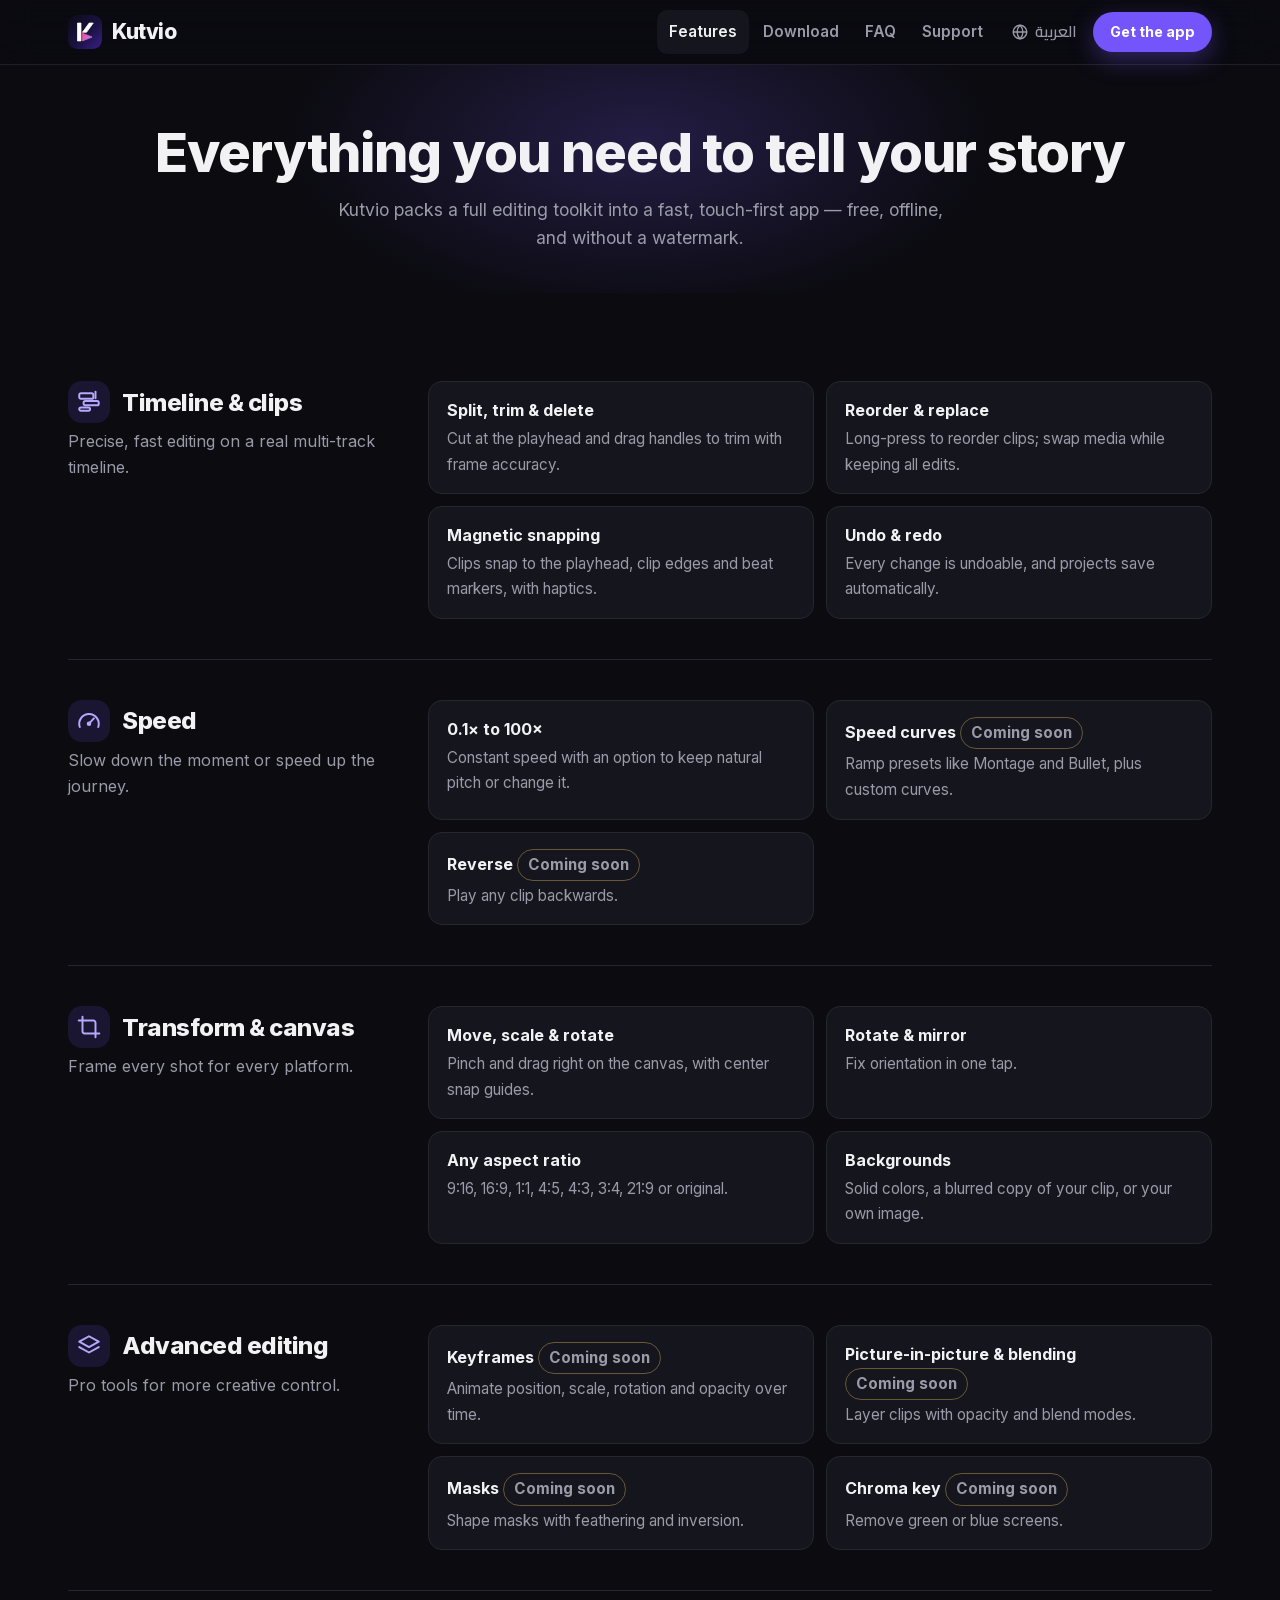
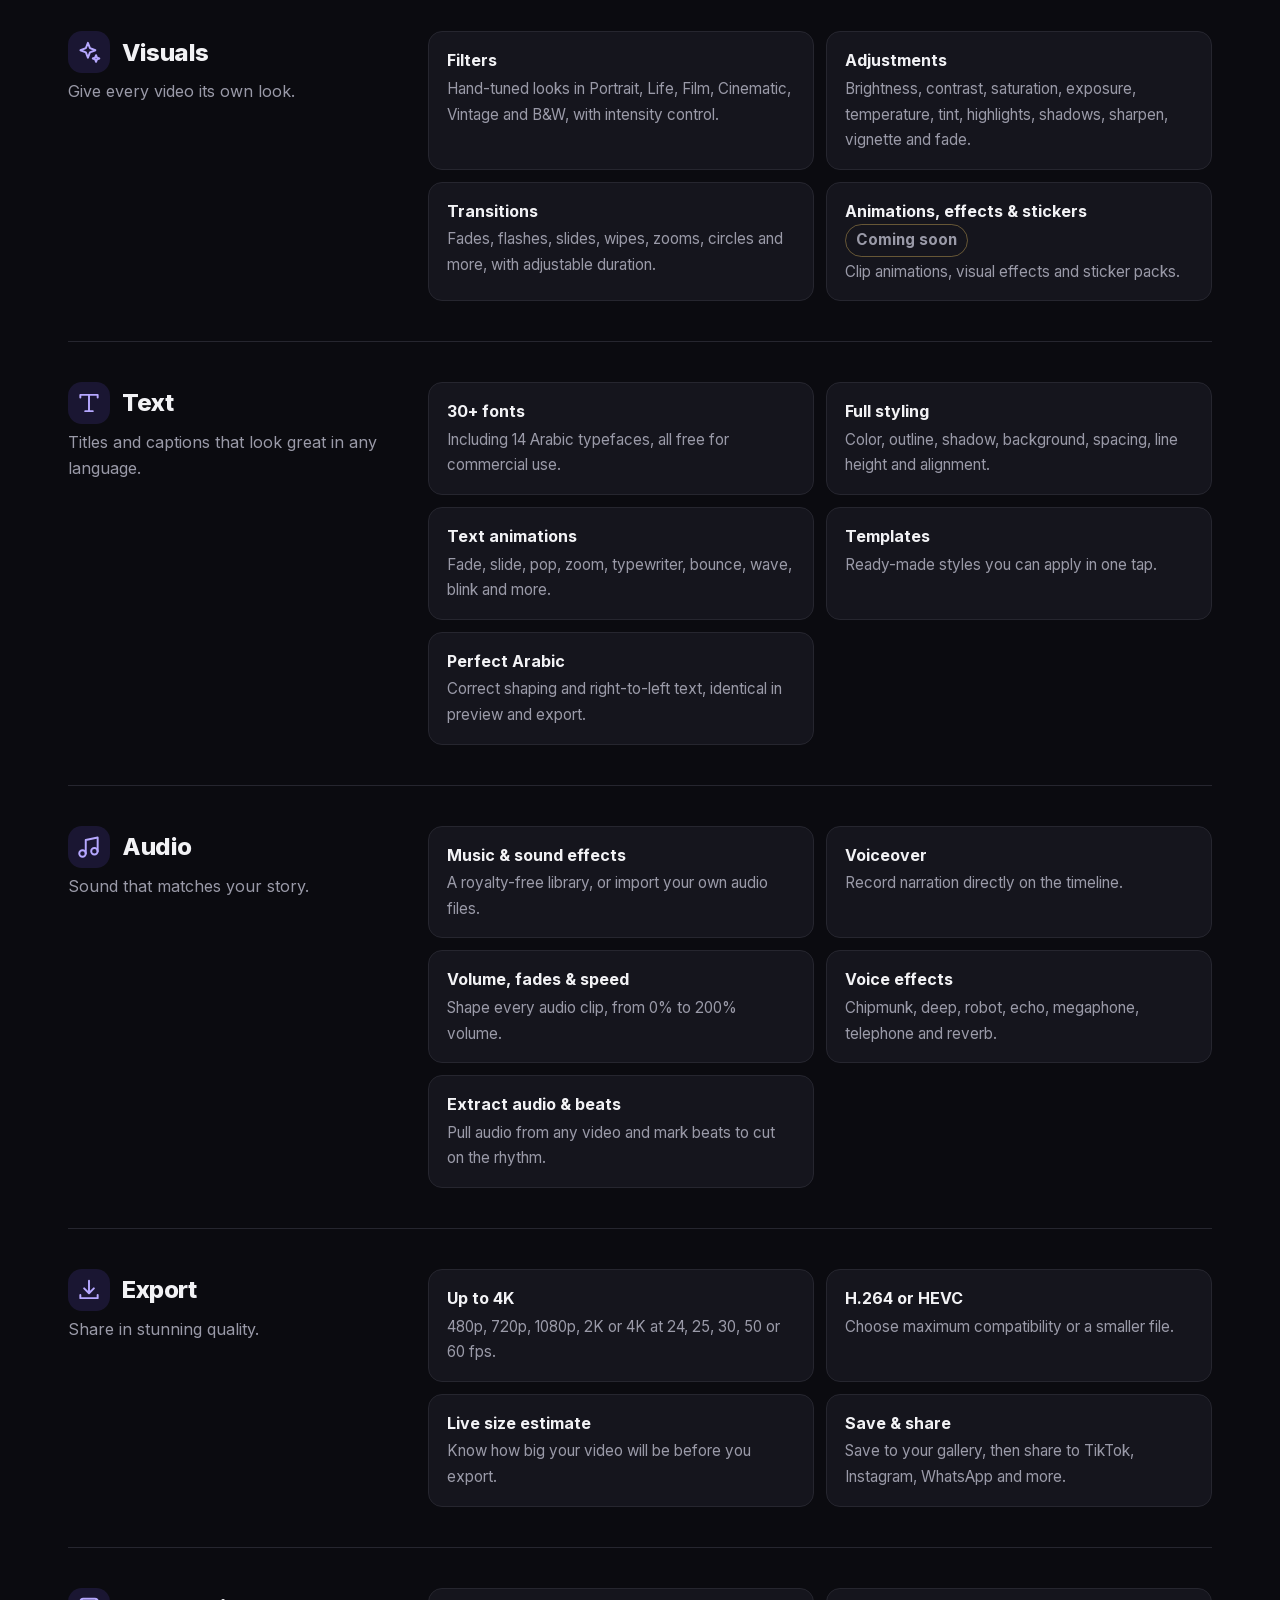
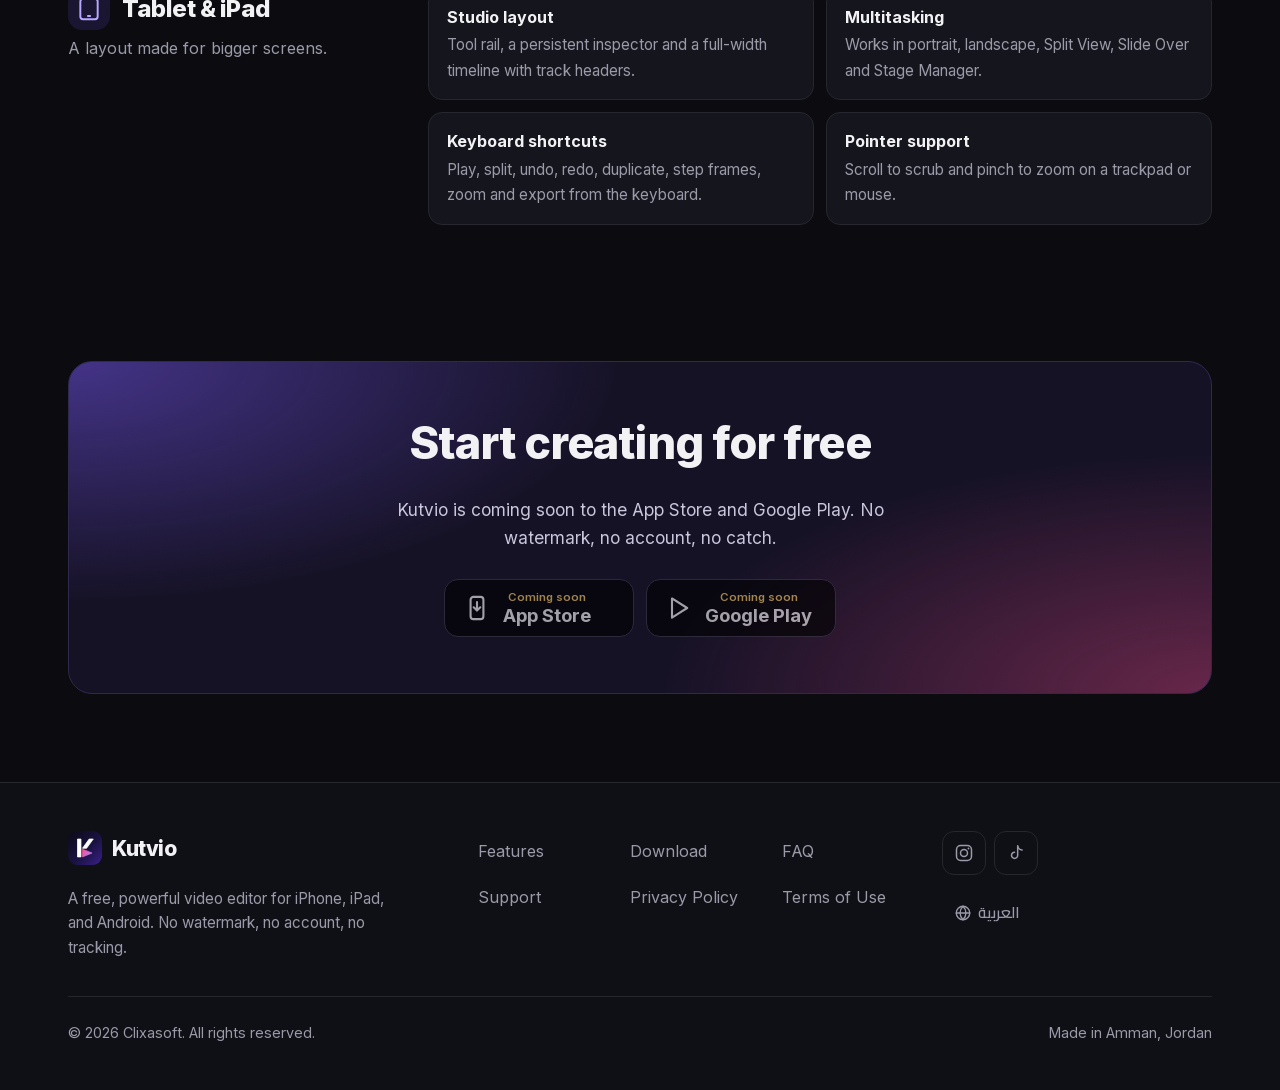
<file: features.html>
<!doctype html>
<html lang="en" dir="ltr" class="no-js">
<head>
  <meta charset="utf-8">
  <meta name="viewport" content="width=device-width, initial-scale=1, viewport-fit=cover">
  <title>Features — Kutvio video editor</title>
  <meta name="description" content="Explore Kutvio's features: multi-track timeline, speed control, text with Arabic fonts, music and voiceover, filters, transitions, 4K export and a dedicated tablet layout.">
  <meta name="theme-color" content="#0B0B10">
  <meta name="color-scheme" content="dark">
  <link rel="canonical" href="https://kutvio.com/features.html">
  <link rel="alternate" hreflang="en" href="https://kutvio.com/features.html">
  <link rel="alternate" hreflang="ar" href="https://kutvio.com/ar/features.html">
  <link rel="alternate" hreflang="x-default" href="https://kutvio.com/features.html">
  <meta property="og:type" content="website">
  <meta property="og:site_name" content="Kutvio">
  <meta property="og:title" content="Features — Kutvio video editor">
  <meta property="og:description" content="Explore Kutvio's features: multi-track timeline, speed control, text with Arabic fonts, music and voiceover, filters, transitions, 4K export and a dedicated tablet layout.">
  <meta property="og:url" content="https://kutvio.com/features.html">
  <meta property="og:image" content="https://kutvio.com/assets/img/og-image.png">
  <meta property="og:image:width" content="1200">
  <meta property="og:image:height" content="630">
  <meta property="og:image:alt" content="Kutvio — Edit videos like a pro. Free. No watermark.">
  <meta property="og:locale" content="en_US">
  <meta name="twitter:card" content="summary_large_image">
  <meta name="twitter:title" content="Features — Kutvio video editor">
  <meta name="twitter:description" content="Explore Kutvio's features: multi-track timeline, speed control, text with Arabic fonts, music and voiceover, filters, transitions, 4K export and a dedicated tablet layout.">
  <meta name="twitter:image" content="https://kutvio.com/assets/img/og-image.png">
  <link rel="icon" href="assets/img/favicon.svg" type="image/svg+xml">
  <link rel="icon" href="assets/img/favicon-32.png" sizes="32x32" type="image/png">
  <link rel="apple-touch-icon" href="assets/img/apple-touch-icon.png">
  <link rel="preload" href="assets/fonts/inter-latin.woff2" as="font" type="font/woff2" crossorigin>
  <link rel="stylesheet" href="assets/css/style.css">
  <script>document.documentElement.className=document.documentElement.className.replace('no-js','js')</script>
  <script src="assets/js/main.js" defer></script>
</head>
<body>
  <a class="skip-link" href="#main">Skip to content</a>
  <header class="site-header">
    <div class="container header-inner">
      <a class="brand" href="index.html" aria-label="Kutvio — home">
        <img src="assets/img/favicon.svg" width="34" height="34" alt="">
        <span>Kutvio</span>
      </a>
      <button class="menu-toggle" type="button" aria-expanded="false" aria-controls="site-nav">
        <span class="sr-only">Menu</span>
        <svg class="icon-open" viewBox="0 0 24 24" fill="none" stroke="currentColor" stroke-width="1.8" stroke-linecap="round" stroke-linejoin="round" aria-hidden="true" focusable="false"><path d="M4 7h16M4 12h16M4 17h16"/></svg>
        <svg class="icon-close" viewBox="0 0 24 24" fill="none" stroke="currentColor" stroke-width="1.8" stroke-linecap="round" stroke-linejoin="round" aria-hidden="true" focusable="false"><path d="M6 6l12 12M18 6L6 18"/></svg>
      </button>
      <nav id="site-nav" class="site-nav" aria-label="Main">
        <ul>
          <li><a href="features.html" aria-current="page">Features</a></li><li><a href="download.html">Download</a></li><li><a href="faq.html">FAQ</a></li><li><a href="support.html">Support</a></li>
        </ul>
        <a class="lang-switch" href="ar/features.html" hreflang="ar" lang="ar" data-lang="ar" title="اقرأ هذه الصفحة بالعربية"><svg viewBox="0 0 24 24" fill="none" stroke="currentColor" stroke-width="1.8" stroke-linecap="round" stroke-linejoin="round" aria-hidden="true" focusable="false"><circle cx="12" cy="12" r="9"/><path d="M3 12h18"/><path d="M12 3c2.6 2.6 3.9 5.6 3.9 9s-1.3 6.4-3.9 9c-2.6-2.6-3.9-5.6-3.9-9S9.4 5.6 12 3z"/></svg>العربية</a>
        <a class="btn btn-primary btn-sm" href="download.html">Get the app</a>
      </nav>
    </div>
  </header>
  <main id="main">
    <section class="page-hero">
      <div class="container">
        <h1>Everything you need to tell your story</h1>
        <p>Kutvio packs a full editing toolkit into a fast, touch-first app — free, offline, and without a watermark.</p>
      </div>
    </section>
    <div class="container section-sm">
      <section class="feature-group reveal">
          <header><h2><span class="icon-tile"><svg viewBox="0 0 24 24" fill="none" stroke="currentColor" stroke-width="1.8" stroke-linecap="round" stroke-linejoin="round" aria-hidden="true" focusable="false"><rect x="3" y="4" width="13" height="5" rx="1.5"/><rect x="7" y="11" width="14" height="4" rx="1.5"/><rect x="3" y="17" width="10" height="3" rx="1.5"/><path d="M18 2.5v6"/></svg></span>Timeline & clips</h2><p>Precise, fast editing on a real multi-track timeline.</p></header>
          <ul class="feature-list"><li><strong>Split, trim & delete</strong><span>Cut at the playhead and drag handles to trim with frame accuracy.</span></li><li><strong>Reorder & replace</strong><span>Long-press to reorder clips; swap media while keeping all edits.</span></li><li><strong>Magnetic snapping</strong><span>Clips snap to the playhead, clip edges and beat markers, with haptics.</span></li><li><strong>Undo & redo</strong><span>Every change is undoable, and projects save automatically.</span></li></ul>
        </section><section class="feature-group reveal">
          <header><h2><span class="icon-tile"><svg viewBox="0 0 24 24" fill="none" stroke="currentColor" stroke-width="1.8" stroke-linecap="round" stroke-linejoin="round" aria-hidden="true" focusable="false"><path d="M3.5 17.5a9 9 0 1 1 17 0"/><path d="M12 14.5l4.5-5"/><circle cx="12" cy="14.5" r="1.2"/></svg></span>Speed</h2><p>Slow down the moment or speed up the journey.</p></header>
          <ul class="feature-list"><li><strong>0.1× to 100×</strong><span>Constant speed with an option to keep natural pitch or change it.</span></li><li><strong>Speed curves <span class="chip">Coming soon</span></strong><span>Ramp presets like Montage and Bullet, plus custom curves.</span></li><li><strong>Reverse <span class="chip">Coming soon</span></strong><span>Play any clip backwards.</span></li></ul>
        </section><section class="feature-group reveal">
          <header><h2><span class="icon-tile"><svg viewBox="0 0 24 24" fill="none" stroke="currentColor" stroke-width="1.8" stroke-linecap="round" stroke-linejoin="round" aria-hidden="true" focusable="false"><path d="M6 2.5v13.5a2 2 0 0 0 2 2h13.5"/><path d="M18 21.5V8a2 2 0 0 0-2-2H2.5"/></svg></span>Transform & canvas</h2><p>Frame every shot for every platform.</p></header>
          <ul class="feature-list"><li><strong>Move, scale & rotate</strong><span>Pinch and drag right on the canvas, with center snap guides.</span></li><li><strong>Rotate & mirror</strong><span>Fix orientation in one tap.</span></li><li><strong>Any aspect ratio</strong><span>9:16, 16:9, 1:1, 4:5, 4:3, 3:4, 21:9 or original.</span></li><li><strong>Backgrounds</strong><span>Solid colors, a blurred copy of your clip, or your own image.</span></li></ul>
        </section><section class="feature-group reveal">
          <header><h2><span class="icon-tile"><svg viewBox="0 0 24 24" fill="none" stroke="currentColor" stroke-width="1.8" stroke-linecap="round" stroke-linejoin="round" aria-hidden="true" focusable="false"><path d="M12 3l9 5-9 5-9-5z"/><path d="M3 13l9 5 9-5"/></svg></span>Advanced editing</h2><p>Pro tools for more creative control.</p></header>
          <ul class="feature-list"><li><strong>Keyframes <span class="chip">Coming soon</span></strong><span>Animate position, scale, rotation and opacity over time.</span></li><li><strong>Picture-in-picture & blending <span class="chip">Coming soon</span></strong><span>Layer clips with opacity and blend modes.</span></li><li><strong>Masks <span class="chip">Coming soon</span></strong><span>Shape masks with feathering and inversion.</span></li><li><strong>Chroma key <span class="chip">Coming soon</span></strong><span>Remove green or blue screens.</span></li></ul>
        </section><section class="feature-group reveal">
          <header><h2><span class="icon-tile"><svg viewBox="0 0 24 24" fill="none" stroke="currentColor" stroke-width="1.8" stroke-linecap="round" stroke-linejoin="round" aria-hidden="true" focusable="false"><path d="M11 3.5l1.9 5 5 1.9-5 1.9-1.9 5-1.9-5-5-1.9 5-1.9z"/><path d="M18.5 15l.9 2.1 2.1.9-2.1.9-.9 2.1-.9-2.1-2.1-.9 2.1-.9z"/></svg></span>Visuals</h2><p>Give every video its own look.</p></header>
          <ul class="feature-list"><li><strong>Filters</strong><span>Hand-tuned looks in Portrait, Life, Film, Cinematic, Vintage and B&W, with intensity control.</span></li><li><strong>Adjustments</strong><span>Brightness, contrast, saturation, exposure, temperature, tint, highlights, shadows, sharpen, vignette and fade.</span></li><li><strong>Transitions</strong><span>Fades, flashes, slides, wipes, zooms, circles and more, with adjustable duration.</span></li><li><strong>Animations, effects & stickers <span class="chip">Coming soon</span></strong><span>Clip animations, visual effects and sticker packs.</span></li></ul>
        </section><section class="feature-group reveal">
          <header><h2><span class="icon-tile"><svg viewBox="0 0 24 24" fill="none" stroke="currentColor" stroke-width="1.8" stroke-linecap="round" stroke-linejoin="round" aria-hidden="true" focusable="false"><path d="M4 7V4.5h16V7"/><path d="M12 4.5v15"/><path d="M8.5 19.5h7"/></svg></span>Text</h2><p>Titles and captions that look great in any language.</p></header>
          <ul class="feature-list"><li><strong>30+ fonts</strong><span>Including 14 Arabic typefaces, all free for commercial use.</span></li><li><strong>Full styling</strong><span>Color, outline, shadow, background, spacing, line height and alignment.</span></li><li><strong>Text animations</strong><span>Fade, slide, pop, zoom, typewriter, bounce, wave, blink and more.</span></li><li><strong>Templates</strong><span>Ready-made styles you can apply in one tap.</span></li><li><strong>Perfect Arabic</strong><span>Correct shaping and right-to-left text, identical in preview and export.</span></li></ul>
        </section><section class="feature-group reveal">
          <header><h2><span class="icon-tile"><svg viewBox="0 0 24 24" fill="none" stroke="currentColor" stroke-width="1.8" stroke-linecap="round" stroke-linejoin="round" aria-hidden="true" focusable="false"><path d="M9 18V5.5l11-2.2V16"/><circle cx="6" cy="18" r="3"/><circle cx="17" cy="16" r="3"/></svg></span>Audio</h2><p>Sound that matches your story.</p></header>
          <ul class="feature-list"><li><strong>Music & sound effects</strong><span>A royalty-free library, or import your own audio files.</span></li><li><strong>Voiceover</strong><span>Record narration directly on the timeline.</span></li><li><strong>Volume, fades & speed</strong><span>Shape every audio clip, from 0% to 200% volume.</span></li><li><strong>Voice effects</strong><span>Chipmunk, deep, robot, echo, megaphone, telephone and reverb.</span></li><li><strong>Extract audio & beats</strong><span>Pull audio from any video and mark beats to cut on the rhythm.</span></li></ul>
        </section><section class="feature-group reveal">
          <header><h2><span class="icon-tile"><svg viewBox="0 0 24 24" fill="none" stroke="currentColor" stroke-width="1.8" stroke-linecap="round" stroke-linejoin="round" aria-hidden="true" focusable="false"><path d="M12 3.5v11"/><path d="M7.5 10.5L12 15l4.5-4.5"/><path d="M4 16.5v3h16v-3"/></svg></span>Export</h2><p>Share in stunning quality.</p></header>
          <ul class="feature-list"><li><strong>Up to 4K</strong><span>480p, 720p, 1080p, 2K or 4K at 24, 25, 30, 50 or 60 fps.</span></li><li><strong>H.264 or HEVC</strong><span>Choose maximum compatibility or a smaller file.</span></li><li><strong>Live size estimate</strong><span>Know how big your video will be before you export.</span></li><li><strong>Save & share</strong><span>Save to your gallery, then share to TikTok, Instagram, WhatsApp and more.</span></li></ul>
        </section><section class="feature-group reveal">
          <header><h2><span class="icon-tile"><svg viewBox="0 0 24 24" fill="none" stroke="currentColor" stroke-width="1.8" stroke-linecap="round" stroke-linejoin="round" aria-hidden="true" focusable="false"><rect x="4" y="2.5" width="16" height="19" rx="2.5"/><path d="M11 18.5h2"/></svg></span>Tablet & iPad</h2><p>A layout made for bigger screens.</p></header>
          <ul class="feature-list"><li><strong>Studio layout</strong><span>Tool rail, a persistent inspector and a full-width timeline with track headers.</span></li><li><strong>Multitasking</strong><span>Works in portrait, landscape, Split View, Slide Over and Stage Manager.</span></li><li><strong>Keyboard shortcuts</strong><span>Play, split, undo, redo, duplicate, step frames, zoom and export from the keyboard.</span></li><li><strong>Pointer support</strong><span>Scroll to scrub and pinch to zoom on a trackpad or mouse.</span></li></ul>
        </section>
    </div>
    <section class="section-sm">
      <div class="container">
        <div class="cta reveal">
          <h2>Start creating for free</h2>
          <p>Kutvio is coming soon to the App Store and Google Play. No watermark, no account, no catch.</p>
          <div class="badges">
          <span class="badge is-soon" aria-label="App Store — Coming soon">
            <svg viewBox="0 0 24 24" fill="none" stroke="currentColor" stroke-width="1.8" stroke-linecap="round" stroke-linejoin="round" aria-hidden="true" focusable="false"><rect x="6.5" y="2.5" width="11" height="19" rx="2.5"/><path d="M12 7v7M9.2 11.4L12 14.2l2.8-2.8"/></svg>
            <span class="badge-text"><small>Coming soon</small><strong>App Store</strong></span>
          </span>
          <span class="badge is-soon" aria-label="Google Play — Coming soon">
            <svg viewBox="0 0 24 24" fill="none" stroke="currentColor" stroke-width="1.8" stroke-linecap="round" stroke-linejoin="round" aria-hidden="true" focusable="false"><path d="M6 3.8l13 8.2-13 8.2z"/></svg>
            <span class="badge-text"><small>Coming soon</small><strong>Google Play</strong></span>
          </span>
        </div>
        </div>
      </div>
    </section>

  </main>
  <footer class="site-footer">
    <div class="container">
      <div class="footer-grid">
        <div class="footer-brand">
          <a class="brand" href="index.html" aria-label="Kutvio — home">
            <img src="assets/img/favicon.svg" width="34" height="34" alt="" loading="lazy">
            <span>Kutvio</span>
          </a>
          <p>A free, powerful video editor for iPhone, iPad, and Android. No watermark, no account, no tracking.</p>
        </div>
        <nav aria-label="Footer">
          <ul class="footer-links"><li><a href="features.html">Features</a></li><li><a href="download.html">Download</a></li><li><a href="faq.html">FAQ</a></li><li><a href="support.html">Support</a></li><li><a href="privacy.html">Privacy Policy</a></li><li><a href="terms.html">Terms of Use</a></li></ul>
        </nav>
        <div class="footer-side">
          <div class="socials" aria-label="Follow Kutvio">
            <a href="https://instagram.com/kutvio" rel="noopener me" aria-label="Instagram"><svg viewBox="0 0 24 24" fill="none" stroke="currentColor" stroke-width="1.8" stroke-linecap="round" stroke-linejoin="round" aria-hidden="true" focusable="false"><rect x="3" y="3" width="18" height="18" rx="5"/><circle cx="12" cy="12" r="4.2"/><circle cx="17.4" cy="6.6" r="1.1" fill="currentColor" stroke="none"/></svg></a>
            <a href="https://tiktok.com/@kutvio" rel="noopener me" aria-label="TikTok"><svg viewBox="0 0 24 24" fill="none" stroke="currentColor" stroke-width="1.8" stroke-linecap="round" stroke-linejoin="round" aria-hidden="true" focusable="false"><path d="M14 3.5v11.3a3.7 3.7 0 1 1-3.7-3.7"/><path d="M14 3.5c.5 2.9 2.4 4.7 5.3 5"/></svg></a>
          </div>
          <a class="lang-switch" href="ar/features.html" hreflang="ar" lang="ar" data-lang="ar" title="اقرأ هذه الصفحة بالعربية"><svg viewBox="0 0 24 24" fill="none" stroke="currentColor" stroke-width="1.8" stroke-linecap="round" stroke-linejoin="round" aria-hidden="true" focusable="false"><circle cx="12" cy="12" r="9"/><path d="M3 12h18"/><path d="M12 3c2.6 2.6 3.9 5.6 3.9 9s-1.3 6.4-3.9 9c-2.6-2.6-3.9-5.6-3.9-9S9.4 5.6 12 3z"/></svg>العربية</a>
        </div>
      </div>
      <div class="footer-bottom">
        <p>&copy; <span data-year>2026</span> Clixasoft. All rights reserved.</p>
        <p>Made in Amman, Jordan</p>
      </div>
    </div>
  </footer>
</body>
</html>
</file>
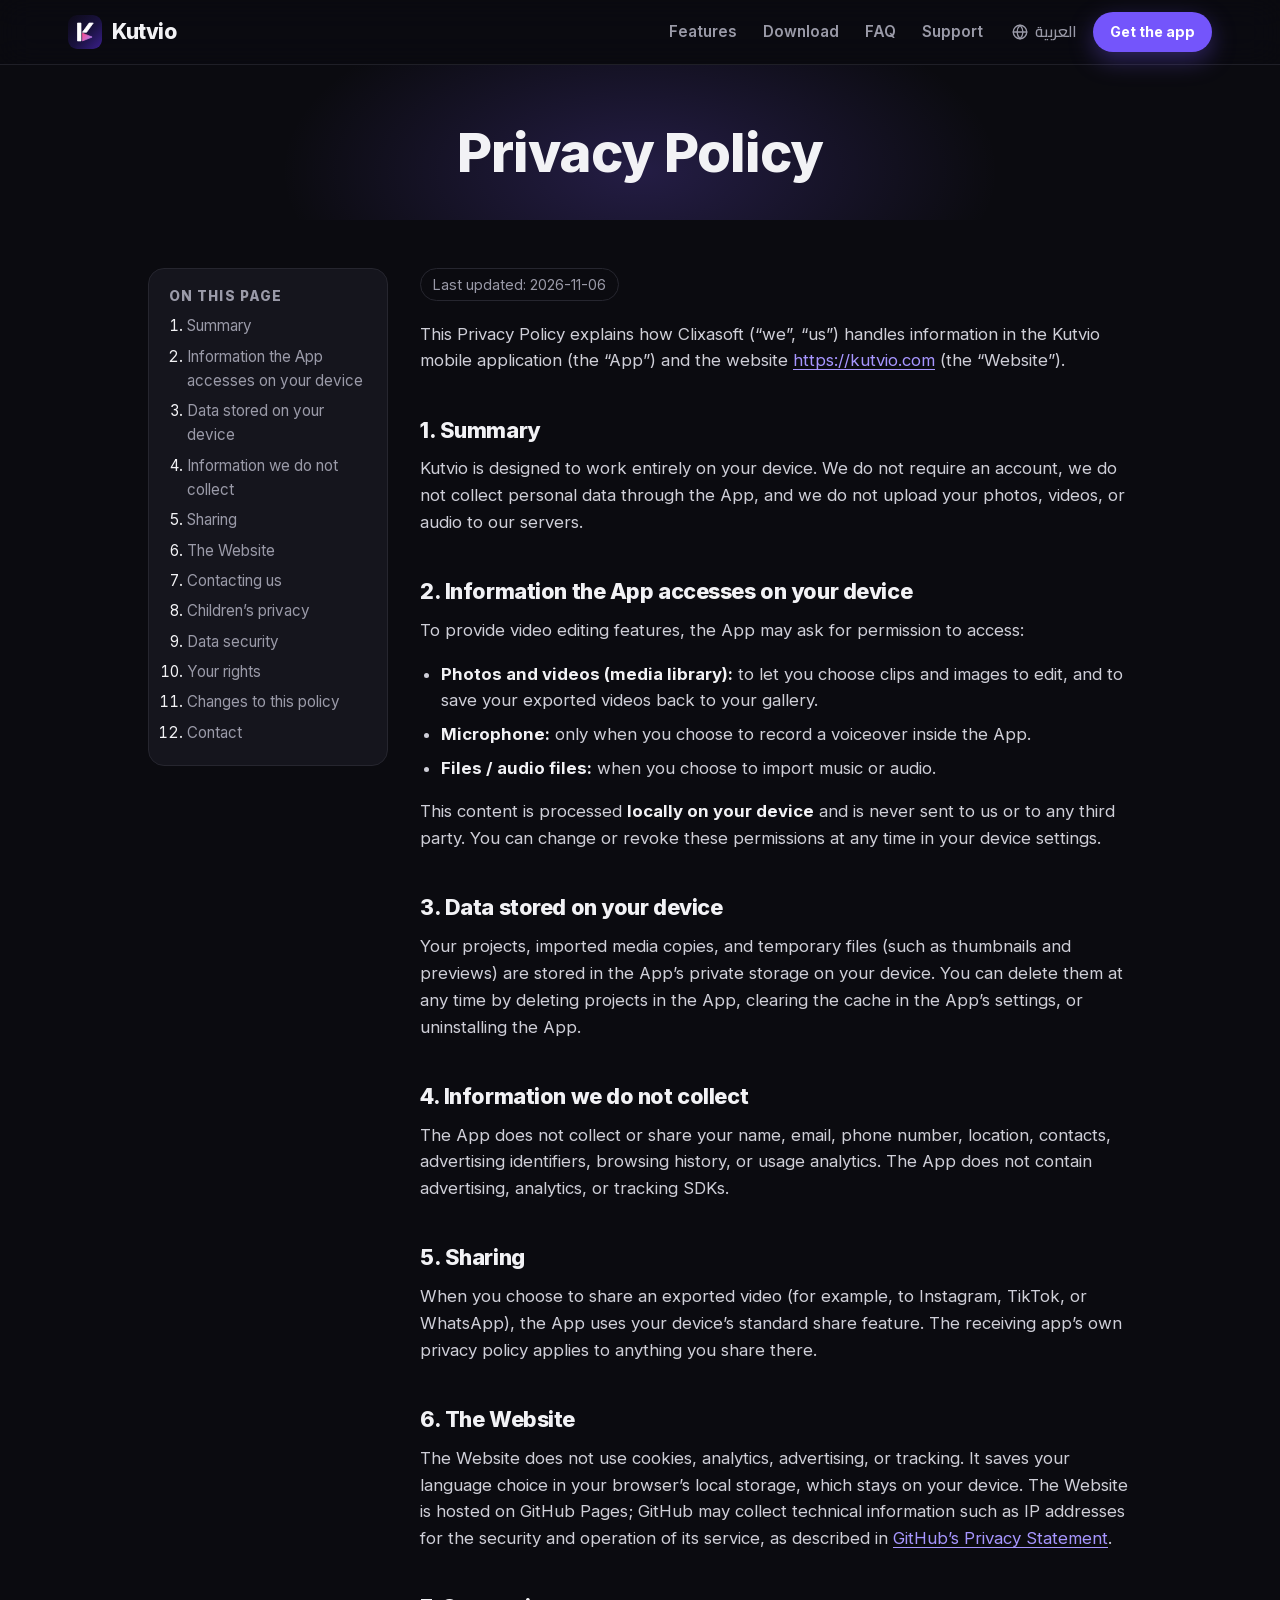
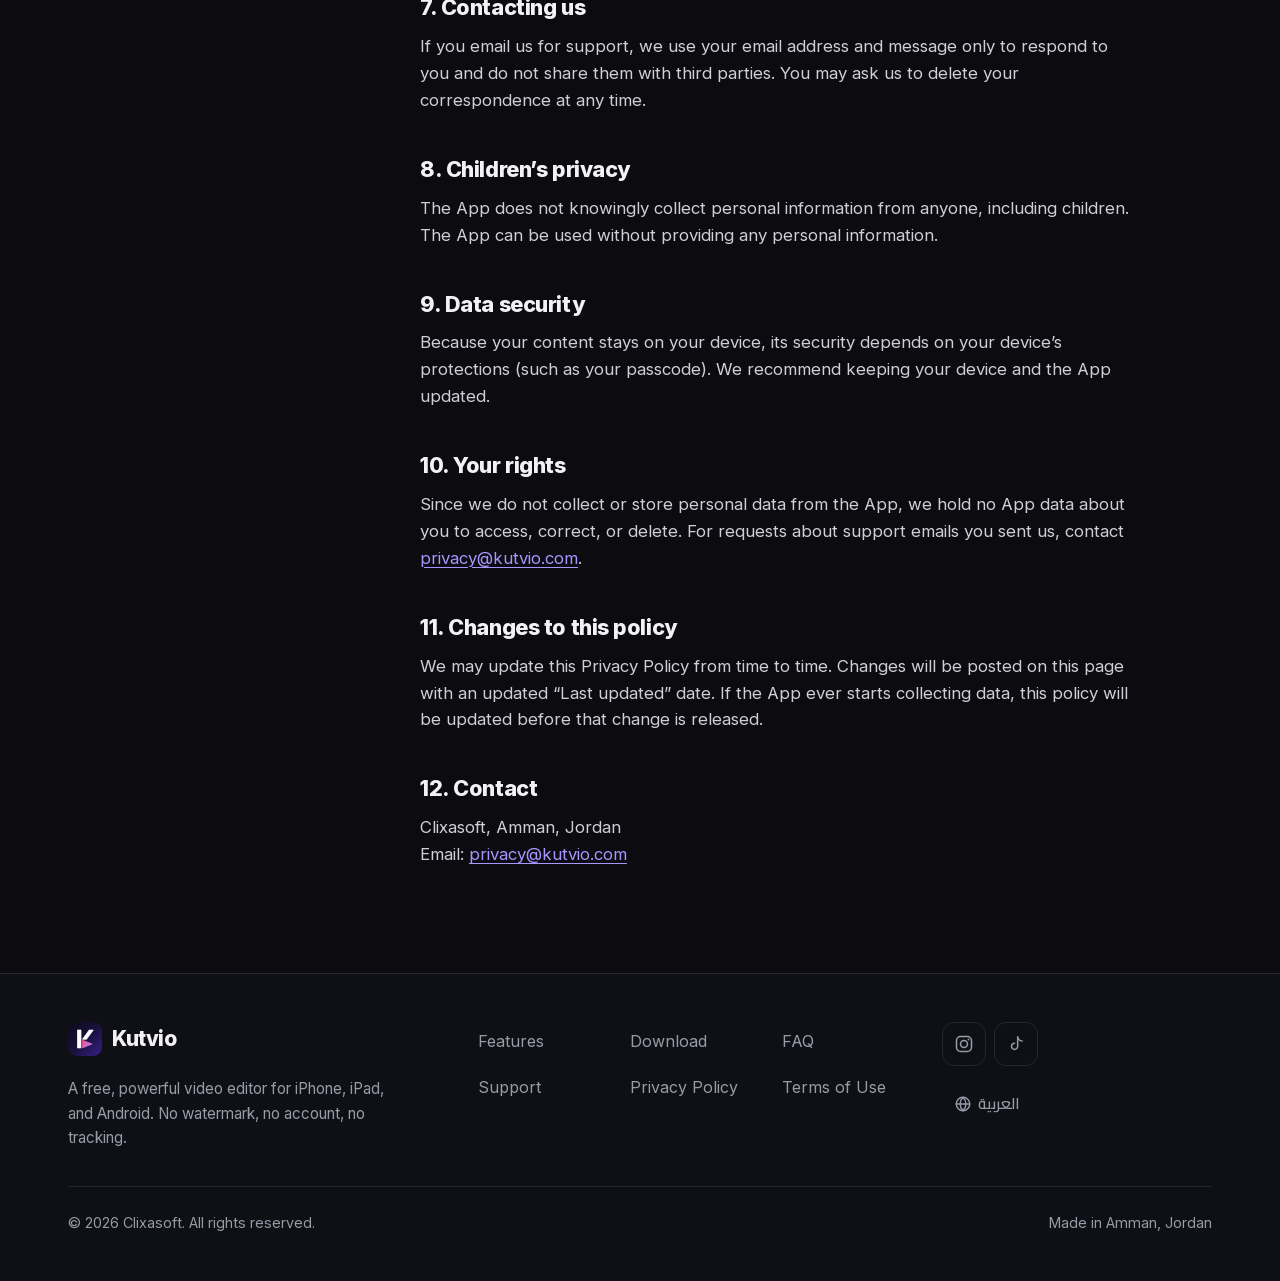
<file: privacy.html>
<!doctype html>
<html lang="en" dir="ltr" class="no-js">
<head>
  <meta charset="utf-8">
  <meta name="viewport" content="width=device-width, initial-scale=1, viewport-fit=cover">
  <title>Privacy Policy — Kutvio</title>
  <meta name="description" content="Kutvio works entirely on your device. We don't require an account, don't collect personal data, and never upload your photos, videos or audio.">
  <meta name="theme-color" content="#0B0B10">
  <meta name="color-scheme" content="dark">
  <link rel="canonical" href="https://kutvio.com/privacy.html">
  <link rel="alternate" hreflang="en" href="https://kutvio.com/privacy.html">
  <link rel="alternate" hreflang="ar" href="https://kutvio.com/ar/privacy.html">
  <link rel="alternate" hreflang="x-default" href="https://kutvio.com/privacy.html">
  <meta property="og:type" content="website">
  <meta property="og:site_name" content="Kutvio">
  <meta property="og:title" content="Privacy Policy — Kutvio">
  <meta property="og:description" content="Kutvio works entirely on your device. We don't require an account, don't collect personal data, and never upload your photos, videos or audio.">
  <meta property="og:url" content="https://kutvio.com/privacy.html">
  <meta property="og:image" content="https://kutvio.com/assets/img/og-image.png">
  <meta property="og:image:width" content="1200">
  <meta property="og:image:height" content="630">
  <meta property="og:image:alt" content="Kutvio — Edit videos like a pro. Free. No watermark.">
  <meta property="og:locale" content="en_US">
  <meta name="twitter:card" content="summary_large_image">
  <meta name="twitter:title" content="Privacy Policy — Kutvio">
  <meta name="twitter:description" content="Kutvio works entirely on your device. We don't require an account, don't collect personal data, and never upload your photos, videos or audio.">
  <meta name="twitter:image" content="https://kutvio.com/assets/img/og-image.png">
  <link rel="icon" href="assets/img/favicon.svg" type="image/svg+xml">
  <link rel="icon" href="assets/img/favicon-32.png" sizes="32x32" type="image/png">
  <link rel="apple-touch-icon" href="assets/img/apple-touch-icon.png">
  <link rel="preload" href="assets/fonts/inter-latin.woff2" as="font" type="font/woff2" crossorigin>
  <link rel="stylesheet" href="assets/css/style.css">
  <script>document.documentElement.className=document.documentElement.className.replace('no-js','js')</script>
  <script src="assets/js/main.js" defer></script>
</head>
<body>
  <a class="skip-link" href="#main">Skip to content</a>
  <header class="site-header">
    <div class="container header-inner">
      <a class="brand" href="index.html" aria-label="Kutvio — home">
        <img src="assets/img/favicon.svg" width="34" height="34" alt="">
        <span>Kutvio</span>
      </a>
      <button class="menu-toggle" type="button" aria-expanded="false" aria-controls="site-nav">
        <span class="sr-only">Menu</span>
        <svg class="icon-open" viewBox="0 0 24 24" fill="none" stroke="currentColor" stroke-width="1.8" stroke-linecap="round" stroke-linejoin="round" aria-hidden="true" focusable="false"><path d="M4 7h16M4 12h16M4 17h16"/></svg>
        <svg class="icon-close" viewBox="0 0 24 24" fill="none" stroke="currentColor" stroke-width="1.8" stroke-linecap="round" stroke-linejoin="round" aria-hidden="true" focusable="false"><path d="M6 6l12 12M18 6L6 18"/></svg>
      </button>
      <nav id="site-nav" class="site-nav" aria-label="Main">
        <ul>
          <li><a href="features.html">Features</a></li><li><a href="download.html">Download</a></li><li><a href="faq.html">FAQ</a></li><li><a href="support.html">Support</a></li>
        </ul>
        <a class="lang-switch" href="ar/privacy.html" hreflang="ar" lang="ar" data-lang="ar" title="اقرأ هذه الصفحة بالعربية"><svg viewBox="0 0 24 24" fill="none" stroke="currentColor" stroke-width="1.8" stroke-linecap="round" stroke-linejoin="round" aria-hidden="true" focusable="false"><circle cx="12" cy="12" r="9"/><path d="M3 12h18"/><path d="M12 3c2.6 2.6 3.9 5.6 3.9 9s-1.3 6.4-3.9 9c-2.6-2.6-3.9-5.6-3.9-9S9.4 5.6 12 3z"/></svg>العربية</a>
        <a class="btn btn-primary btn-sm" href="download.html">Get the app</a>
      </nav>
    </div>
  </header>
  <main id="main">
    <section class="page-hero">
      <div class="container">
        <h1>Privacy Policy</h1>
      </div>
    </section>
    <section class="section-sm">
      <div class="container prose-wrap">
        <nav class="toc" aria-label="On this page">
          <h2>On this page</h2>
          <ol><li><a href="#summary">Summary</a></li><li><a href="#access">Information the App accesses on your device</a></li><li><a href="#storage">Data stored on your device</a></li><li><a href="#not-collected">Information we do not collect</a></li><li><a href="#sharing">Sharing</a></li><li><a href="#website">The Website</a></li><li><a href="#contact-us">Contacting us</a></li><li><a href="#children">Children’s privacy</a></li><li><a href="#security">Data security</a></li><li><a href="#rights">Your rights</a></li><li><a href="#changes">Changes to this policy</a></li><li><a href="#contact">Contact</a></li></ol>
        </nav>
        <article class="prose">
          <span class="updated"><time datetime="2026-11-06">Last updated: 2026-11-06</time></span>
          
          <p>This Privacy Policy explains how Clixasoft (“we”, “us”) handles information in the Kutvio mobile application (the “App”) and the website <a href="https://kutvio.com">https://kutvio.com</a> (the “Website”).</p>
          <h2 id="summary">1. Summary</h2><p>Kutvio is designed to work entirely on your device. We do not require an account, we do not collect personal data through the App, and we do not upload your photos, videos, or audio to our servers.</p><h2 id="access">2. Information the App accesses on your device</h2><p>To provide video editing features, the App may ask for permission to access:</p><ul><li><strong>Photos and videos (media library):</strong> to let you choose clips and images to edit, and to save your exported videos back to your gallery.</li><li><strong>Microphone:</strong> only when you choose to record a voiceover inside the App.</li><li><strong>Files / audio files:</strong> when you choose to import music or audio.</li></ul><p>This content is processed <strong>locally on your device</strong> and is never sent to us or to any third party. You can change or revoke these permissions at any time in your device settings.</p><h2 id="storage">3. Data stored on your device</h2><p>Your projects, imported media copies, and temporary files (such as thumbnails and previews) are stored in the App’s private storage on your device. You can delete them at any time by deleting projects in the App, clearing the cache in the App’s settings, or uninstalling the App.</p><h2 id="not-collected">4. Information we do not collect</h2><p>The App does not collect or share your name, email, phone number, location, contacts, advertising identifiers, browsing history, or usage analytics. The App does not contain advertising, analytics, or tracking SDKs.</p><h2 id="sharing">5. Sharing</h2><p>When you choose to share an exported video (for example, to Instagram, TikTok, or WhatsApp), the App uses your device’s standard share feature. The receiving app’s own privacy policy applies to anything you share there.</p><h2 id="website">6. The Website</h2><p>The Website does not use cookies, analytics, advertising, or tracking. It saves your language choice in your browser’s local storage, which stays on your device. The Website is hosted on GitHub Pages; GitHub may collect technical information such as IP addresses for the security and operation of its service, as described in <a href="https://docs.github.com/site-policy/privacy-policies/github-general-privacy-statement" rel="noopener">GitHub’s Privacy Statement</a>.</p><h2 id="contact-us">7. Contacting us</h2><p>If you email us for support, we use your email address and message only to respond to you and do not share them with third parties. You may ask us to delete your correspondence at any time.</p><h2 id="children">8. Children’s privacy</h2><p>The App does not knowingly collect personal information from anyone, including children. The App can be used without providing any personal information.</p><h2 id="security">9. Data security</h2><p>Because your content stays on your device, its security depends on your device’s protections (such as your passcode). We recommend keeping your device and the App updated.</p><h2 id="rights">10. Your rights</h2><p>Since we do not collect or store personal data from the App, we hold no App data about you to access, correct, or delete. For requests about support emails you sent us, contact <a href="mailto:privacy@kutvio.com" dir="ltr">privacy@kutvio.com</a>.</p><h2 id="changes">11. Changes to this policy</h2><p>We may update this Privacy Policy from time to time. Changes will be posted on this page with an updated “Last updated” date. If the App ever starts collecting data, this policy will be updated before that change is released.</p><h2 id="contact">12. Contact</h2><p>Clixasoft, Amman, Jordan<br>Email: <a href="mailto:privacy@kutvio.com" dir="ltr">privacy@kutvio.com</a></p>
        </article>
      </div>
    </section>

  </main>
  <footer class="site-footer">
    <div class="container">
      <div class="footer-grid">
        <div class="footer-brand">
          <a class="brand" href="index.html" aria-label="Kutvio — home">
            <img src="assets/img/favicon.svg" width="34" height="34" alt="" loading="lazy">
            <span>Kutvio</span>
          </a>
          <p>A free, powerful video editor for iPhone, iPad, and Android. No watermark, no account, no tracking.</p>
        </div>
        <nav aria-label="Footer">
          <ul class="footer-links"><li><a href="features.html">Features</a></li><li><a href="download.html">Download</a></li><li><a href="faq.html">FAQ</a></li><li><a href="support.html">Support</a></li><li><a href="privacy.html">Privacy Policy</a></li><li><a href="terms.html">Terms of Use</a></li></ul>
        </nav>
        <div class="footer-side">
          <div class="socials" aria-label="Follow Kutvio">
            <a href="https://instagram.com/kutvio" rel="noopener me" aria-label="Instagram"><svg viewBox="0 0 24 24" fill="none" stroke="currentColor" stroke-width="1.8" stroke-linecap="round" stroke-linejoin="round" aria-hidden="true" focusable="false"><rect x="3" y="3" width="18" height="18" rx="5"/><circle cx="12" cy="12" r="4.2"/><circle cx="17.4" cy="6.6" r="1.1" fill="currentColor" stroke="none"/></svg></a>
            <a href="https://tiktok.com/@kutvio" rel="noopener me" aria-label="TikTok"><svg viewBox="0 0 24 24" fill="none" stroke="currentColor" stroke-width="1.8" stroke-linecap="round" stroke-linejoin="round" aria-hidden="true" focusable="false"><path d="M14 3.5v11.3a3.7 3.7 0 1 1-3.7-3.7"/><path d="M14 3.5c.5 2.9 2.4 4.7 5.3 5"/></svg></a>
          </div>
          <a class="lang-switch" href="ar/privacy.html" hreflang="ar" lang="ar" data-lang="ar" title="اقرأ هذه الصفحة بالعربية"><svg viewBox="0 0 24 24" fill="none" stroke="currentColor" stroke-width="1.8" stroke-linecap="round" stroke-linejoin="round" aria-hidden="true" focusable="false"><circle cx="12" cy="12" r="9"/><path d="M3 12h18"/><path d="M12 3c2.6 2.6 3.9 5.6 3.9 9s-1.3 6.4-3.9 9c-2.6-2.6-3.9-5.6-3.9-9S9.4 5.6 12 3z"/></svg>العربية</a>
        </div>
      </div>
      <div class="footer-bottom">
        <p>&copy; <span data-year>2026</span> Clixasoft. All rights reserved.</p>
        <p>Made in Amman, Jordan</p>
      </div>
    </div>
  </footer>
</body>
</html>
</file>
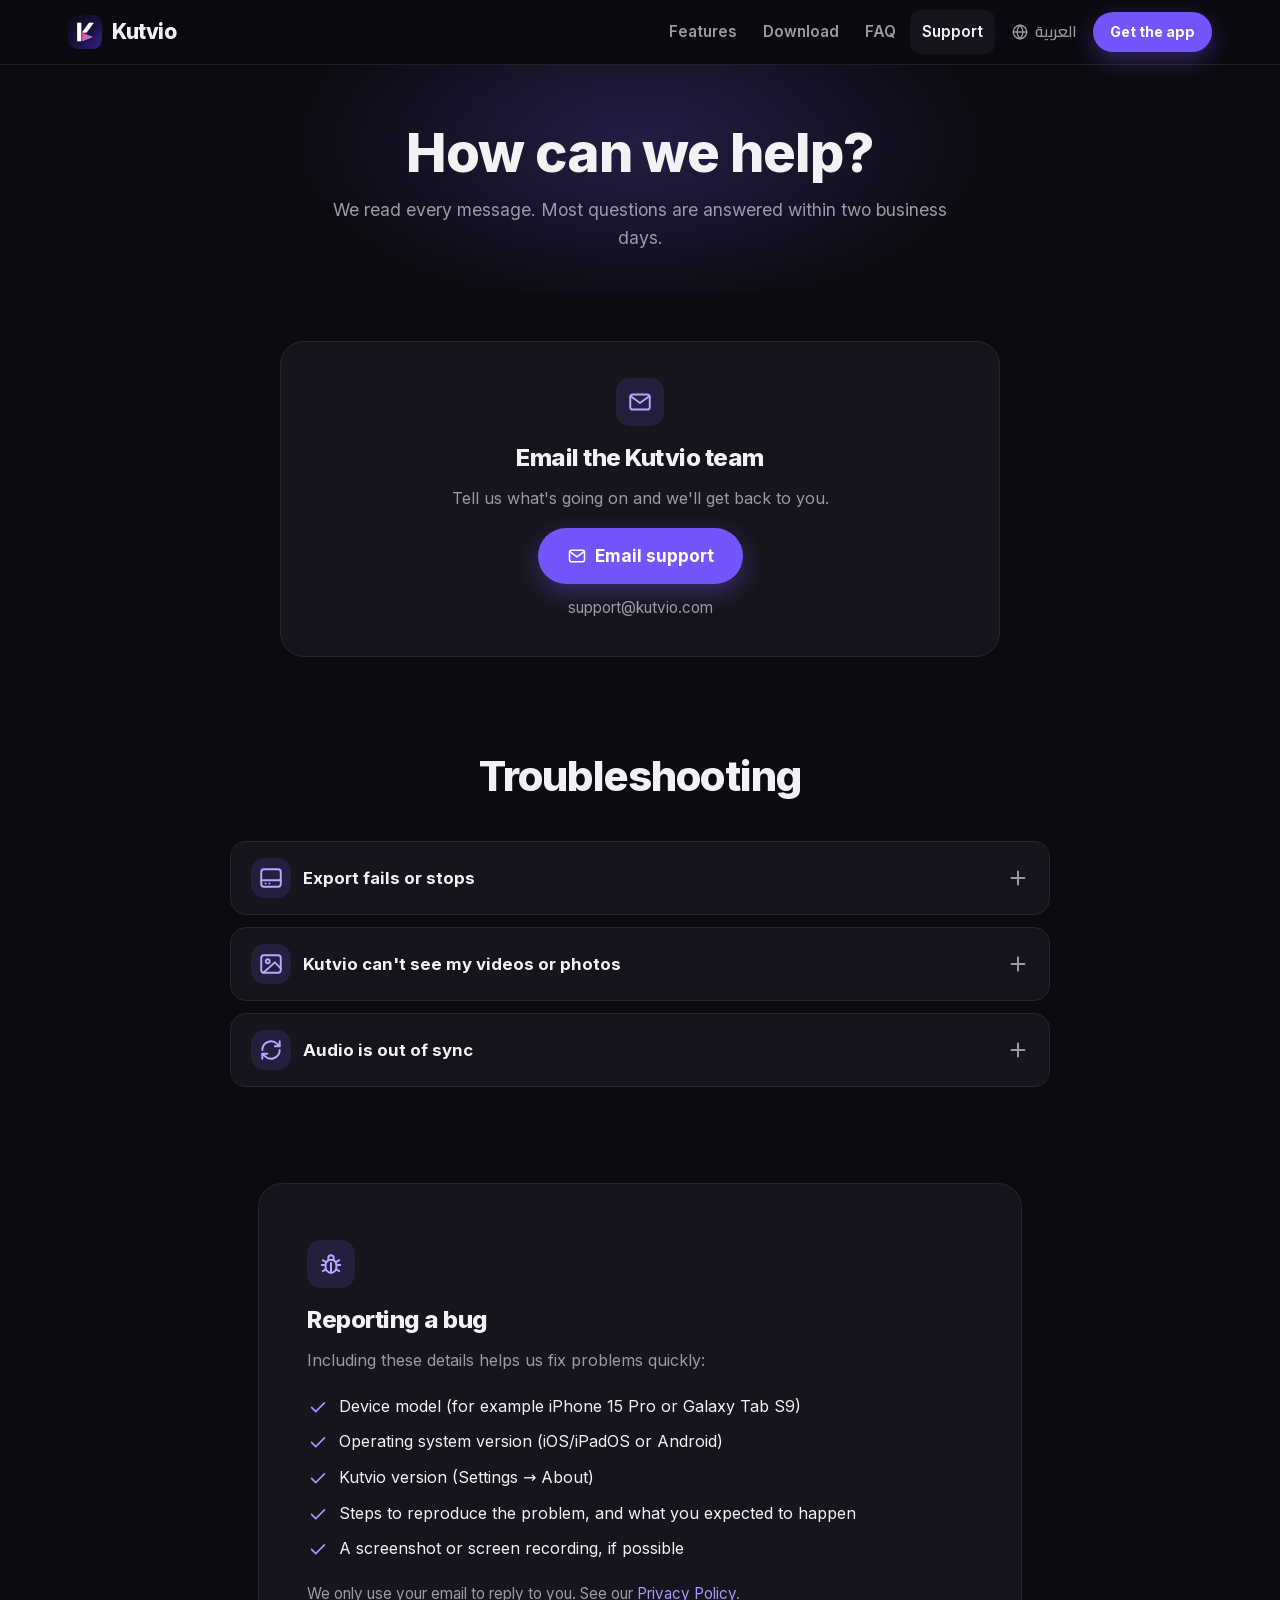
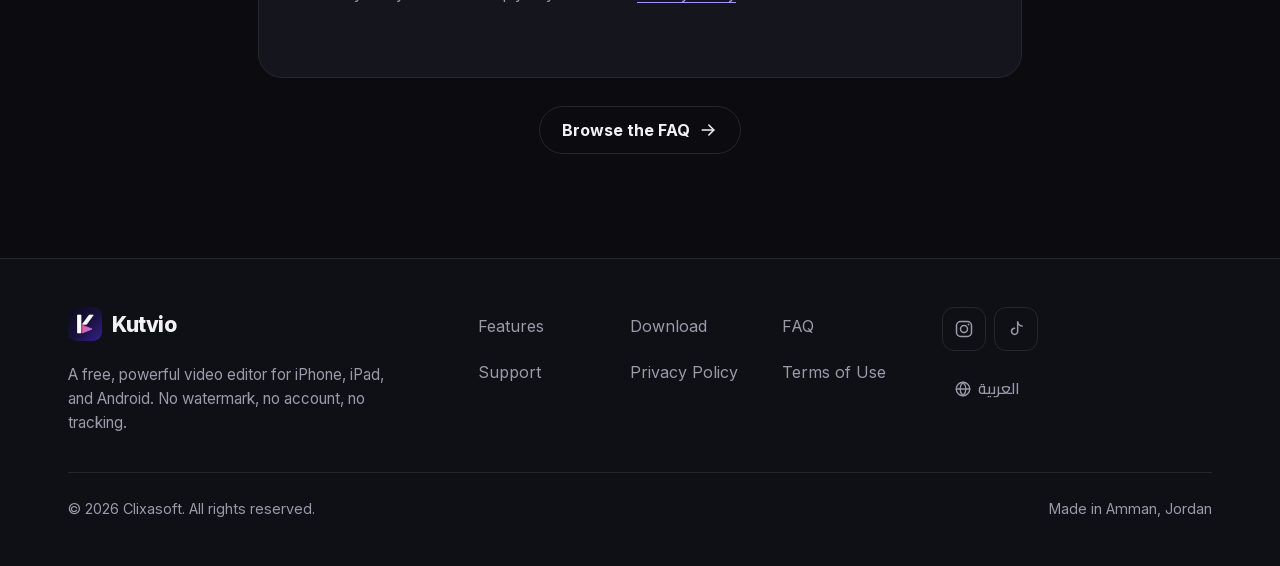
<file: support.html>
<!doctype html>
<html lang="en" dir="ltr" class="no-js">
<head>
  <meta charset="utf-8">
  <meta name="viewport" content="width=device-width, initial-scale=1, viewport-fit=cover">
  <title>Support — Kutvio video editor</title>
  <meta name="description" content="Get help with Kutvio. Email support@kutvio.com, fix common issues with exports, photo access and audio sync, and learn how to report a bug.">
  <meta name="theme-color" content="#0B0B10">
  <meta name="color-scheme" content="dark">
  <link rel="canonical" href="https://kutvio.com/support.html">
  <link rel="alternate" hreflang="en" href="https://kutvio.com/support.html">
  <link rel="alternate" hreflang="ar" href="https://kutvio.com/ar/support.html">
  <link rel="alternate" hreflang="x-default" href="https://kutvio.com/support.html">
  <meta property="og:type" content="website">
  <meta property="og:site_name" content="Kutvio">
  <meta property="og:title" content="Support — Kutvio video editor">
  <meta property="og:description" content="Get help with Kutvio. Email support@kutvio.com, fix common issues with exports, photo access and audio sync, and learn how to report a bug.">
  <meta property="og:url" content="https://kutvio.com/support.html">
  <meta property="og:image" content="https://kutvio.com/assets/img/og-image.png">
  <meta property="og:image:width" content="1200">
  <meta property="og:image:height" content="630">
  <meta property="og:image:alt" content="Kutvio — Edit videos like a pro. Free. No watermark.">
  <meta property="og:locale" content="en_US">
  <meta name="twitter:card" content="summary_large_image">
  <meta name="twitter:title" content="Support — Kutvio video editor">
  <meta name="twitter:description" content="Get help with Kutvio. Email support@kutvio.com, fix common issues with exports, photo access and audio sync, and learn how to report a bug.">
  <meta name="twitter:image" content="https://kutvio.com/assets/img/og-image.png">
  <link rel="icon" href="assets/img/favicon.svg" type="image/svg+xml">
  <link rel="icon" href="assets/img/favicon-32.png" sizes="32x32" type="image/png">
  <link rel="apple-touch-icon" href="assets/img/apple-touch-icon.png">
  <link rel="preload" href="assets/fonts/inter-latin.woff2" as="font" type="font/woff2" crossorigin>
  <link rel="stylesheet" href="assets/css/style.css">
  <script>document.documentElement.className=document.documentElement.className.replace('no-js','js')</script>
  <script src="assets/js/main.js" defer></script>
</head>
<body>
  <a class="skip-link" href="#main">Skip to content</a>
  <header class="site-header">
    <div class="container header-inner">
      <a class="brand" href="index.html" aria-label="Kutvio — home">
        <img src="assets/img/favicon.svg" width="34" height="34" alt="">
        <span>Kutvio</span>
      </a>
      <button class="menu-toggle" type="button" aria-expanded="false" aria-controls="site-nav">
        <span class="sr-only">Menu</span>
        <svg class="icon-open" viewBox="0 0 24 24" fill="none" stroke="currentColor" stroke-width="1.8" stroke-linecap="round" stroke-linejoin="round" aria-hidden="true" focusable="false"><path d="M4 7h16M4 12h16M4 17h16"/></svg>
        <svg class="icon-close" viewBox="0 0 24 24" fill="none" stroke="currentColor" stroke-width="1.8" stroke-linecap="round" stroke-linejoin="round" aria-hidden="true" focusable="false"><path d="M6 6l12 12M18 6L6 18"/></svg>
      </button>
      <nav id="site-nav" class="site-nav" aria-label="Main">
        <ul>
          <li><a href="features.html">Features</a></li><li><a href="download.html">Download</a></li><li><a href="faq.html">FAQ</a></li><li><a href="support.html" aria-current="page">Support</a></li>
        </ul>
        <a class="lang-switch" href="ar/support.html" hreflang="ar" lang="ar" data-lang="ar" title="اقرأ هذه الصفحة بالعربية"><svg viewBox="0 0 24 24" fill="none" stroke="currentColor" stroke-width="1.8" stroke-linecap="round" stroke-linejoin="round" aria-hidden="true" focusable="false"><circle cx="12" cy="12" r="9"/><path d="M3 12h18"/><path d="M12 3c2.6 2.6 3.9 5.6 3.9 9s-1.3 6.4-3.9 9c-2.6-2.6-3.9-5.6-3.9-9S9.4 5.6 12 3z"/></svg>العربية</a>
        <a class="btn btn-primary btn-sm" href="download.html">Get the app</a>
      </nav>
    </div>
  </header>
  <main id="main">
    <section class="page-hero">
      <div class="container">
        <h1>How can we help?</h1>
        <p>We read every message. Most questions are answered within two business days.</p>
      </div>
    </section>
    <section class="section-sm">
      <div class="container">
        <div class="support-hero-card reveal">
          <span class="icon-tile"><svg viewBox="0 0 24 24" fill="none" stroke="currentColor" stroke-width="1.8" stroke-linecap="round" stroke-linejoin="round" aria-hidden="true" focusable="false"><rect x="3" y="5" width="18" height="14" rx="2.5"/><path d="M3.8 7l8.2 6 8.2-6"/></svg></span>
          <h2>Email the Kutvio team</h2>
          <p class="muted">Tell us what's going on and we'll get back to you.</p>
          <a class="btn btn-primary btn-lg" href="mailto:support@kutvio.com?subject=Kutvio%20support"><svg viewBox="0 0 24 24" fill="none" stroke="currentColor" stroke-width="1.8" stroke-linecap="round" stroke-linejoin="round" aria-hidden="true" focusable="false"><rect x="3" y="5" width="18" height="14" rx="2.5"/><path d="M3.8 7l8.2 6 8.2-6"/></svg>Email support</a>
          <span class="email">support@kutvio.com</span>
        </div>
      </div>
    </section>
    <section class="section-sm">
      <div class="container">
        <div class="section-head reveal"><h2>Troubleshooting</h2></div>
        <div class="faq"><details class="reveal"><summary><span style="display:inline-flex;gap:12px;align-items:center"><span class="icon-tile" style="margin:0;width:40px;height:40px"><svg viewBox="0 0 24 24" fill="none" stroke="currentColor" stroke-width="1.8" stroke-linecap="round" stroke-linejoin="round" aria-hidden="true" focusable="false"><rect x="3" y="4" width="18" height="16" rx="2.5"/><path d="M3 14h18"/><path d="M7 17h.01M10.5 17h.01"/></svg></span>Export fails or stops</span></summary><div class="answer"><ul><li>Make sure your device has enough free storage — at least twice the estimated video size shown in the export sheet.</li><li>Try a lower resolution or frame rate (for example 1080p at 30 fps).</li><li>Keep Kutvio open with the screen on until the export finishes; the system may stop exports in the background.</li><li>Restart the app and try again.</li></ul></div></details><details class="reveal"><summary><span style="display:inline-flex;gap:12px;align-items:center"><span class="icon-tile" style="margin:0;width:40px;height:40px"><svg viewBox="0 0 24 24" fill="none" stroke="currentColor" stroke-width="1.8" stroke-linecap="round" stroke-linejoin="round" aria-hidden="true" focusable="false"><rect x="3" y="4" width="18" height="16" rx="2.5"/><circle cx="9" cy="9.5" r="1.8"/><path d="M21 16l-5.5-5.5L5 20"/></svg></span>Kutvio can't see my videos or photos</span></summary><div class="answer"><ul><li><strong>iPhone/iPad:</strong> open Settings → Kutvio → Photos and choose <em>Full Access</em>, or tap <em>Manage</em> in Kutvio's picker to add more items to <em>Limited Access</em>.</li><li><strong>Android:</strong> open Settings → Apps → Kutvio → Permissions → Photos and videos, and allow access.</li><li>Videos stored only in iCloud may need to download first — make sure you're connected while importing.</li></ul></div></details><details class="reveal"><summary><span style="display:inline-flex;gap:12px;align-items:center"><span class="icon-tile" style="margin:0;width:40px;height:40px"><svg viewBox="0 0 24 24" fill="none" stroke="currentColor" stroke-width="1.8" stroke-linecap="round" stroke-linejoin="round" aria-hidden="true" focusable="false"><path d="M4 12a8 8 0 0 1 13.7-5.6L20 8.5"/><path d="M20 4v4.5h-4.5"/><path d="M20 12a8 8 0 0 1-13.7 5.6L4 15.5"/><path d="M4 20v-4.5h4.5"/></svg></span>Audio is out of sync</span></summary><div class="answer"><ul><li>Update Kutvio to the latest version.</li><li>Remove the clip and import it again.</li><li>If the clip uses a very high or low speed, preview playback can be approximate — the exported video is always rendered in sync.</li></ul></div></details></div>
      </div>
    </section>
    <section class="section-sm">
      <div class="container" style="max-width:820px">
        <div class="panel reveal">
          <span class="icon-tile"><svg viewBox="0 0 24 24" fill="none" stroke="currentColor" stroke-width="1.8" stroke-linecap="round" stroke-linejoin="round" aria-hidden="true" focusable="false"><rect x="7" y="8" width="10" height="12" rx="5"/><path d="M9.5 8V6.5a2.5 2.5 0 0 1 5 0V8"/><path d="M3.5 13H7M17 13h3.5M4.5 8.5L7 10M19.5 8.5L17 10M4.5 18.5L7 17M19.5 18.5L17 17M12 11v9"/></svg></span>
          <h2>Reporting a bug</h2>
          <p class="muted">Including these details helps us fix problems quickly:</p>
          <ul class="check-list"><li><svg viewBox="0 0 24 24" fill="none" stroke="currentColor" stroke-width="1.8" stroke-linecap="round" stroke-linejoin="round" aria-hidden="true" focusable="false"><path d="M5 12.5l4.5 4.5L19 7.5"/></svg><span>Device model (for example iPhone 15 Pro or Galaxy Tab S9)</span></li><li><svg viewBox="0 0 24 24" fill="none" stroke="currentColor" stroke-width="1.8" stroke-linecap="round" stroke-linejoin="round" aria-hidden="true" focusable="false"><path d="M5 12.5l4.5 4.5L19 7.5"/></svg><span>Operating system version (iOS/iPadOS or Android)</span></li><li><svg viewBox="0 0 24 24" fill="none" stroke="currentColor" stroke-width="1.8" stroke-linecap="round" stroke-linejoin="round" aria-hidden="true" focusable="false"><path d="M5 12.5l4.5 4.5L19 7.5"/></svg><span>Kutvio version (Settings → About)</span></li><li><svg viewBox="0 0 24 24" fill="none" stroke="currentColor" stroke-width="1.8" stroke-linecap="round" stroke-linejoin="round" aria-hidden="true" focusable="false"><path d="M5 12.5l4.5 4.5L19 7.5"/></svg><span>Steps to reproduce the problem, and what you expected to happen</span></li><li><svg viewBox="0 0 24 24" fill="none" stroke="currentColor" stroke-width="1.8" stroke-linecap="round" stroke-linejoin="round" aria-hidden="true" focusable="false"><path d="M5 12.5l4.5 4.5L19 7.5"/></svg><span>A screenshot or screen recording, if possible</span></li></ul>
          <p class="muted" style="margin-top:20px;font-size:.95rem">We only use your email to reply to you. See our <a href="privacy.html">Privacy Policy</a>.</p>
        </div>
        <p style="text-align:center;margin-top:28px"><a class="btn btn-ghost" href="faq.html">Browse the FAQ<svg class="flip-rtl" viewBox="0 0 24 24" fill="none" stroke="currentColor" stroke-width="1.8" stroke-linecap="round" stroke-linejoin="round" aria-hidden="true" focusable="false"><path d="M5 12h14"/><path d="M13 6l6 6-6 6"/></svg></a></p>
      </div>
    </section>

  </main>
  <footer class="site-footer">
    <div class="container">
      <div class="footer-grid">
        <div class="footer-brand">
          <a class="brand" href="index.html" aria-label="Kutvio — home">
            <img src="assets/img/favicon.svg" width="34" height="34" alt="" loading="lazy">
            <span>Kutvio</span>
          </a>
          <p>A free, powerful video editor for iPhone, iPad, and Android. No watermark, no account, no tracking.</p>
        </div>
        <nav aria-label="Footer">
          <ul class="footer-links"><li><a href="features.html">Features</a></li><li><a href="download.html">Download</a></li><li><a href="faq.html">FAQ</a></li><li><a href="support.html">Support</a></li><li><a href="privacy.html">Privacy Policy</a></li><li><a href="terms.html">Terms of Use</a></li></ul>
        </nav>
        <div class="footer-side">
          <div class="socials" aria-label="Follow Kutvio">
            <a href="https://instagram.com/kutvio" rel="noopener me" aria-label="Instagram"><svg viewBox="0 0 24 24" fill="none" stroke="currentColor" stroke-width="1.8" stroke-linecap="round" stroke-linejoin="round" aria-hidden="true" focusable="false"><rect x="3" y="3" width="18" height="18" rx="5"/><circle cx="12" cy="12" r="4.2"/><circle cx="17.4" cy="6.6" r="1.1" fill="currentColor" stroke="none"/></svg></a>
            <a href="https://tiktok.com/@kutvio" rel="noopener me" aria-label="TikTok"><svg viewBox="0 0 24 24" fill="none" stroke="currentColor" stroke-width="1.8" stroke-linecap="round" stroke-linejoin="round" aria-hidden="true" focusable="false"><path d="M14 3.5v11.3a3.7 3.7 0 1 1-3.7-3.7"/><path d="M14 3.5c.5 2.9 2.4 4.7 5.3 5"/></svg></a>
          </div>
          <a class="lang-switch" href="ar/support.html" hreflang="ar" lang="ar" data-lang="ar" title="اقرأ هذه الصفحة بالعربية"><svg viewBox="0 0 24 24" fill="none" stroke="currentColor" stroke-width="1.8" stroke-linecap="round" stroke-linejoin="round" aria-hidden="true" focusable="false"><circle cx="12" cy="12" r="9"/><path d="M3 12h18"/><path d="M12 3c2.6 2.6 3.9 5.6 3.9 9s-1.3 6.4-3.9 9c-2.6-2.6-3.9-5.6-3.9-9S9.4 5.6 12 3z"/></svg>العربية</a>
        </div>
      </div>
      <div class="footer-bottom">
        <p>&copy; <span data-year>2026</span> Clixasoft. All rights reserved.</p>
        <p>Made in Amman, Jordan</p>
      </div>
    </div>
  </footer>
</body>
</html>
</file>
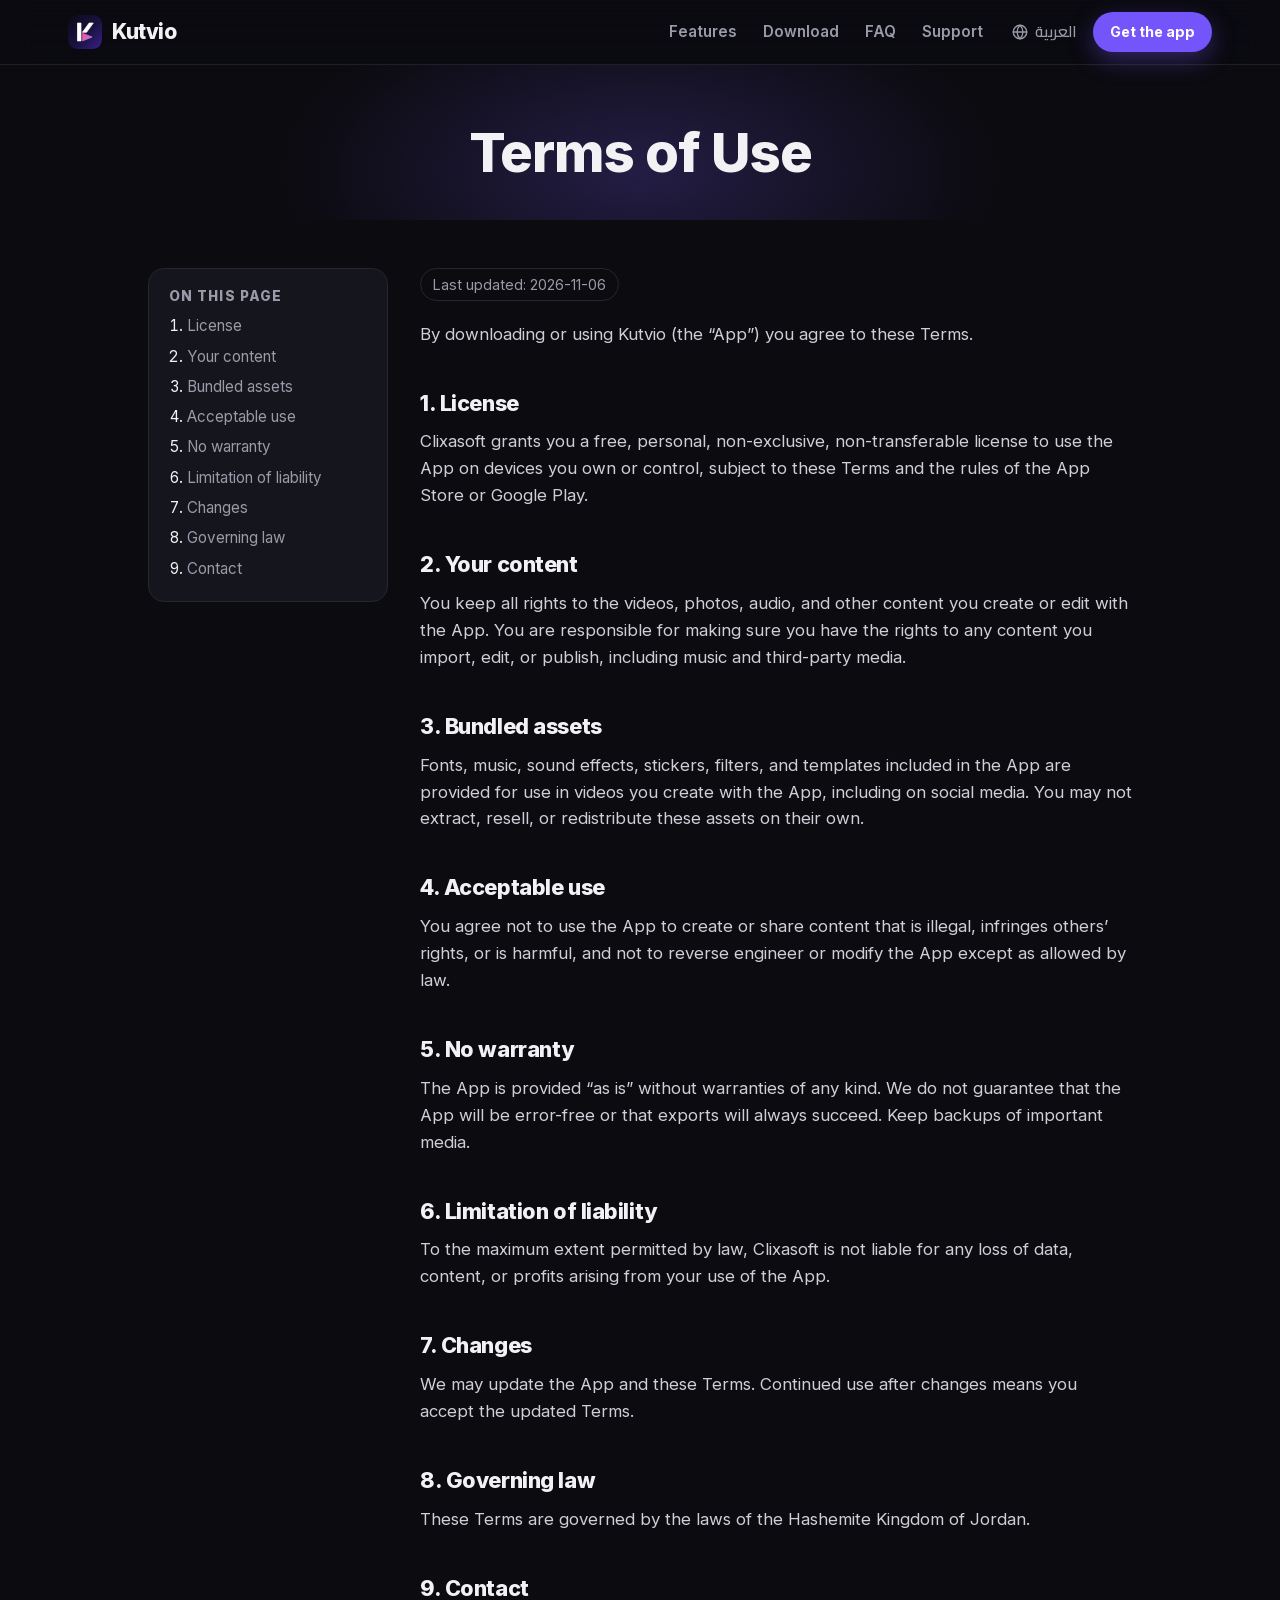
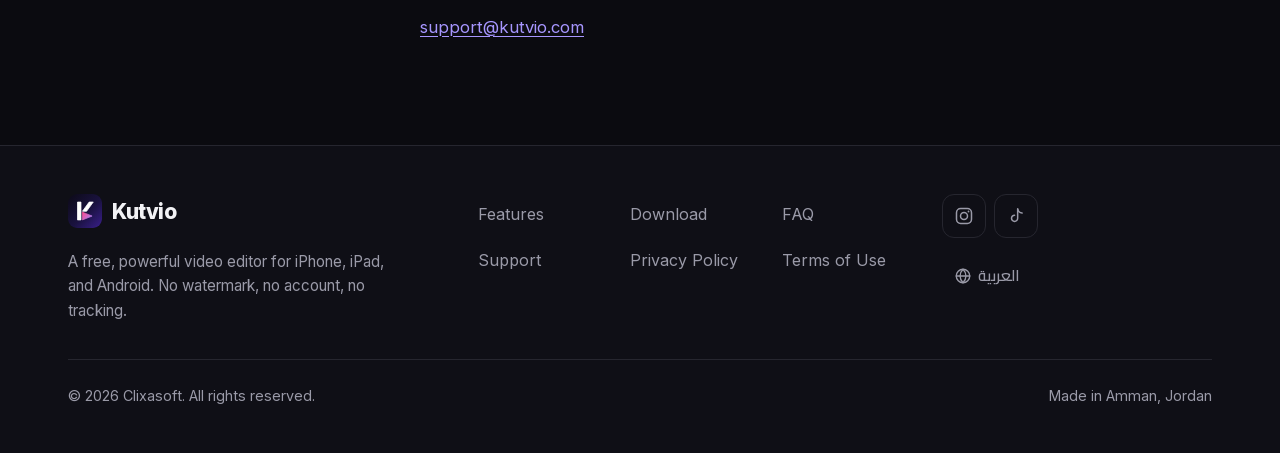
<file: terms.html>
<!doctype html>
<html lang="en" dir="ltr" class="no-js">
<head>
  <meta charset="utf-8">
  <meta name="viewport" content="width=device-width, initial-scale=1, viewport-fit=cover">
  <title>Terms of Use — Kutvio</title>
  <meta name="description" content="The terms for using Kutvio, the free video editor by Clixasoft: license, your content, bundled assets, acceptable use and more.">
  <meta name="theme-color" content="#0B0B10">
  <meta name="color-scheme" content="dark">
  <link rel="canonical" href="https://kutvio.com/terms.html">
  <link rel="alternate" hreflang="en" href="https://kutvio.com/terms.html">
  <link rel="alternate" hreflang="ar" href="https://kutvio.com/ar/terms.html">
  <link rel="alternate" hreflang="x-default" href="https://kutvio.com/terms.html">
  <meta property="og:type" content="website">
  <meta property="og:site_name" content="Kutvio">
  <meta property="og:title" content="Terms of Use — Kutvio">
  <meta property="og:description" content="The terms for using Kutvio, the free video editor by Clixasoft: license, your content, bundled assets, acceptable use and more.">
  <meta property="og:url" content="https://kutvio.com/terms.html">
  <meta property="og:image" content="https://kutvio.com/assets/img/og-image.png">
  <meta property="og:image:width" content="1200">
  <meta property="og:image:height" content="630">
  <meta property="og:image:alt" content="Kutvio — Edit videos like a pro. Free. No watermark.">
  <meta property="og:locale" content="en_US">
  <meta name="twitter:card" content="summary_large_image">
  <meta name="twitter:title" content="Terms of Use — Kutvio">
  <meta name="twitter:description" content="The terms for using Kutvio, the free video editor by Clixasoft: license, your content, bundled assets, acceptable use and more.">
  <meta name="twitter:image" content="https://kutvio.com/assets/img/og-image.png">
  <link rel="icon" href="assets/img/favicon.svg" type="image/svg+xml">
  <link rel="icon" href="assets/img/favicon-32.png" sizes="32x32" type="image/png">
  <link rel="apple-touch-icon" href="assets/img/apple-touch-icon.png">
  <link rel="preload" href="assets/fonts/inter-latin.woff2" as="font" type="font/woff2" crossorigin>
  <link rel="stylesheet" href="assets/css/style.css">
  <script>document.documentElement.className=document.documentElement.className.replace('no-js','js')</script>
  <script src="assets/js/main.js" defer></script>
</head>
<body>
  <a class="skip-link" href="#main">Skip to content</a>
  <header class="site-header">
    <div class="container header-inner">
      <a class="brand" href="index.html" aria-label="Kutvio — home">
        <img src="assets/img/favicon.svg" width="34" height="34" alt="">
        <span>Kutvio</span>
      </a>
      <button class="menu-toggle" type="button" aria-expanded="false" aria-controls="site-nav">
        <span class="sr-only">Menu</span>
        <svg class="icon-open" viewBox="0 0 24 24" fill="none" stroke="currentColor" stroke-width="1.8" stroke-linecap="round" stroke-linejoin="round" aria-hidden="true" focusable="false"><path d="M4 7h16M4 12h16M4 17h16"/></svg>
        <svg class="icon-close" viewBox="0 0 24 24" fill="none" stroke="currentColor" stroke-width="1.8" stroke-linecap="round" stroke-linejoin="round" aria-hidden="true" focusable="false"><path d="M6 6l12 12M18 6L6 18"/></svg>
      </button>
      <nav id="site-nav" class="site-nav" aria-label="Main">
        <ul>
          <li><a href="features.html">Features</a></li><li><a href="download.html">Download</a></li><li><a href="faq.html">FAQ</a></li><li><a href="support.html">Support</a></li>
        </ul>
        <a class="lang-switch" href="ar/terms.html" hreflang="ar" lang="ar" data-lang="ar" title="اقرأ هذه الصفحة بالعربية"><svg viewBox="0 0 24 24" fill="none" stroke="currentColor" stroke-width="1.8" stroke-linecap="round" stroke-linejoin="round" aria-hidden="true" focusable="false"><circle cx="12" cy="12" r="9"/><path d="M3 12h18"/><path d="M12 3c2.6 2.6 3.9 5.6 3.9 9s-1.3 6.4-3.9 9c-2.6-2.6-3.9-5.6-3.9-9S9.4 5.6 12 3z"/></svg>العربية</a>
        <a class="btn btn-primary btn-sm" href="download.html">Get the app</a>
      </nav>
    </div>
  </header>
  <main id="main">
    <section class="page-hero">
      <div class="container">
        <h1>Terms of Use</h1>
      </div>
    </section>
    <section class="section-sm">
      <div class="container prose-wrap">
        <nav class="toc" aria-label="On this page">
          <h2>On this page</h2>
          <ol><li><a href="#license">License</a></li><li><a href="#content">Your content</a></li><li><a href="#assets">Bundled assets</a></li><li><a href="#use">Acceptable use</a></li><li><a href="#warranty">No warranty</a></li><li><a href="#liability">Limitation of liability</a></li><li><a href="#changes">Changes</a></li><li><a href="#law">Governing law</a></li><li><a href="#contact">Contact</a></li></ol>
        </nav>
        <article class="prose">
          <span class="updated"><time datetime="2026-11-06">Last updated: 2026-11-06</time></span>
          
          <p>By downloading or using Kutvio (the “App”) you agree to these Terms.</p>
          <h2 id="license">1. License</h2><p>Clixasoft grants you a free, personal, non-exclusive, non-transferable license to use the App on devices you own or control, subject to these Terms and the rules of the App Store or Google Play.</p><h2 id="content">2. Your content</h2><p>You keep all rights to the videos, photos, audio, and other content you create or edit with the App. You are responsible for making sure you have the rights to any content you import, edit, or publish, including music and third-party media.</p><h2 id="assets">3. Bundled assets</h2><p>Fonts, music, sound effects, stickers, filters, and templates included in the App are provided for use in videos you create with the App, including on social media. You may not extract, resell, or redistribute these assets on their own.</p><h2 id="use">4. Acceptable use</h2><p>You agree not to use the App to create or share content that is illegal, infringes others’ rights, or is harmful, and not to reverse engineer or modify the App except as allowed by law.</p><h2 id="warranty">5. No warranty</h2><p>The App is provided “as is” without warranties of any kind. We do not guarantee that the App will be error-free or that exports will always succeed. Keep backups of important media.</p><h2 id="liability">6. Limitation of liability</h2><p>To the maximum extent permitted by law, Clixasoft is not liable for any loss of data, content, or profits arising from your use of the App.</p><h2 id="changes">7. Changes</h2><p>We may update the App and these Terms. Continued use after changes means you accept the updated Terms.</p><h2 id="law">8. Governing law</h2><p>These Terms are governed by the laws of the Hashemite Kingdom of Jordan.</p><h2 id="contact">9. Contact</h2><p><a href="mailto:support@kutvio.com" dir="ltr">support@kutvio.com</a></p>
        </article>
      </div>
    </section>

  </main>
  <footer class="site-footer">
    <div class="container">
      <div class="footer-grid">
        <div class="footer-brand">
          <a class="brand" href="index.html" aria-label="Kutvio — home">
            <img src="assets/img/favicon.svg" width="34" height="34" alt="" loading="lazy">
            <span>Kutvio</span>
          </a>
          <p>A free, powerful video editor for iPhone, iPad, and Android. No watermark, no account, no tracking.</p>
        </div>
        <nav aria-label="Footer">
          <ul class="footer-links"><li><a href="features.html">Features</a></li><li><a href="download.html">Download</a></li><li><a href="faq.html">FAQ</a></li><li><a href="support.html">Support</a></li><li><a href="privacy.html">Privacy Policy</a></li><li><a href="terms.html">Terms of Use</a></li></ul>
        </nav>
        <div class="footer-side">
          <div class="socials" aria-label="Follow Kutvio">
            <a href="https://instagram.com/kutvio" rel="noopener me" aria-label="Instagram"><svg viewBox="0 0 24 24" fill="none" stroke="currentColor" stroke-width="1.8" stroke-linecap="round" stroke-linejoin="round" aria-hidden="true" focusable="false"><rect x="3" y="3" width="18" height="18" rx="5"/><circle cx="12" cy="12" r="4.2"/><circle cx="17.4" cy="6.6" r="1.1" fill="currentColor" stroke="none"/></svg></a>
            <a href="https://tiktok.com/@kutvio" rel="noopener me" aria-label="TikTok"><svg viewBox="0 0 24 24" fill="none" stroke="currentColor" stroke-width="1.8" stroke-linecap="round" stroke-linejoin="round" aria-hidden="true" focusable="false"><path d="M14 3.5v11.3a3.7 3.7 0 1 1-3.7-3.7"/><path d="M14 3.5c.5 2.9 2.4 4.7 5.3 5"/></svg></a>
          </div>
          <a class="lang-switch" href="ar/terms.html" hreflang="ar" lang="ar" data-lang="ar" title="اقرأ هذه الصفحة بالعربية"><svg viewBox="0 0 24 24" fill="none" stroke="currentColor" stroke-width="1.8" stroke-linecap="round" stroke-linejoin="round" aria-hidden="true" focusable="false"><circle cx="12" cy="12" r="9"/><path d="M3 12h18"/><path d="M12 3c2.6 2.6 3.9 5.6 3.9 9s-1.3 6.4-3.9 9c-2.6-2.6-3.9-5.6-3.9-9S9.4 5.6 12 3z"/></svg>العربية</a>
        </div>
      </div>
      <div class="footer-bottom">
        <p>&copy; <span data-year>2026</span> Clixasoft. All rights reserved.</p>
        <p>Made in Amman, Jordan</p>
      </div>
    </div>
  </footer>
</body>
</html>
</file>
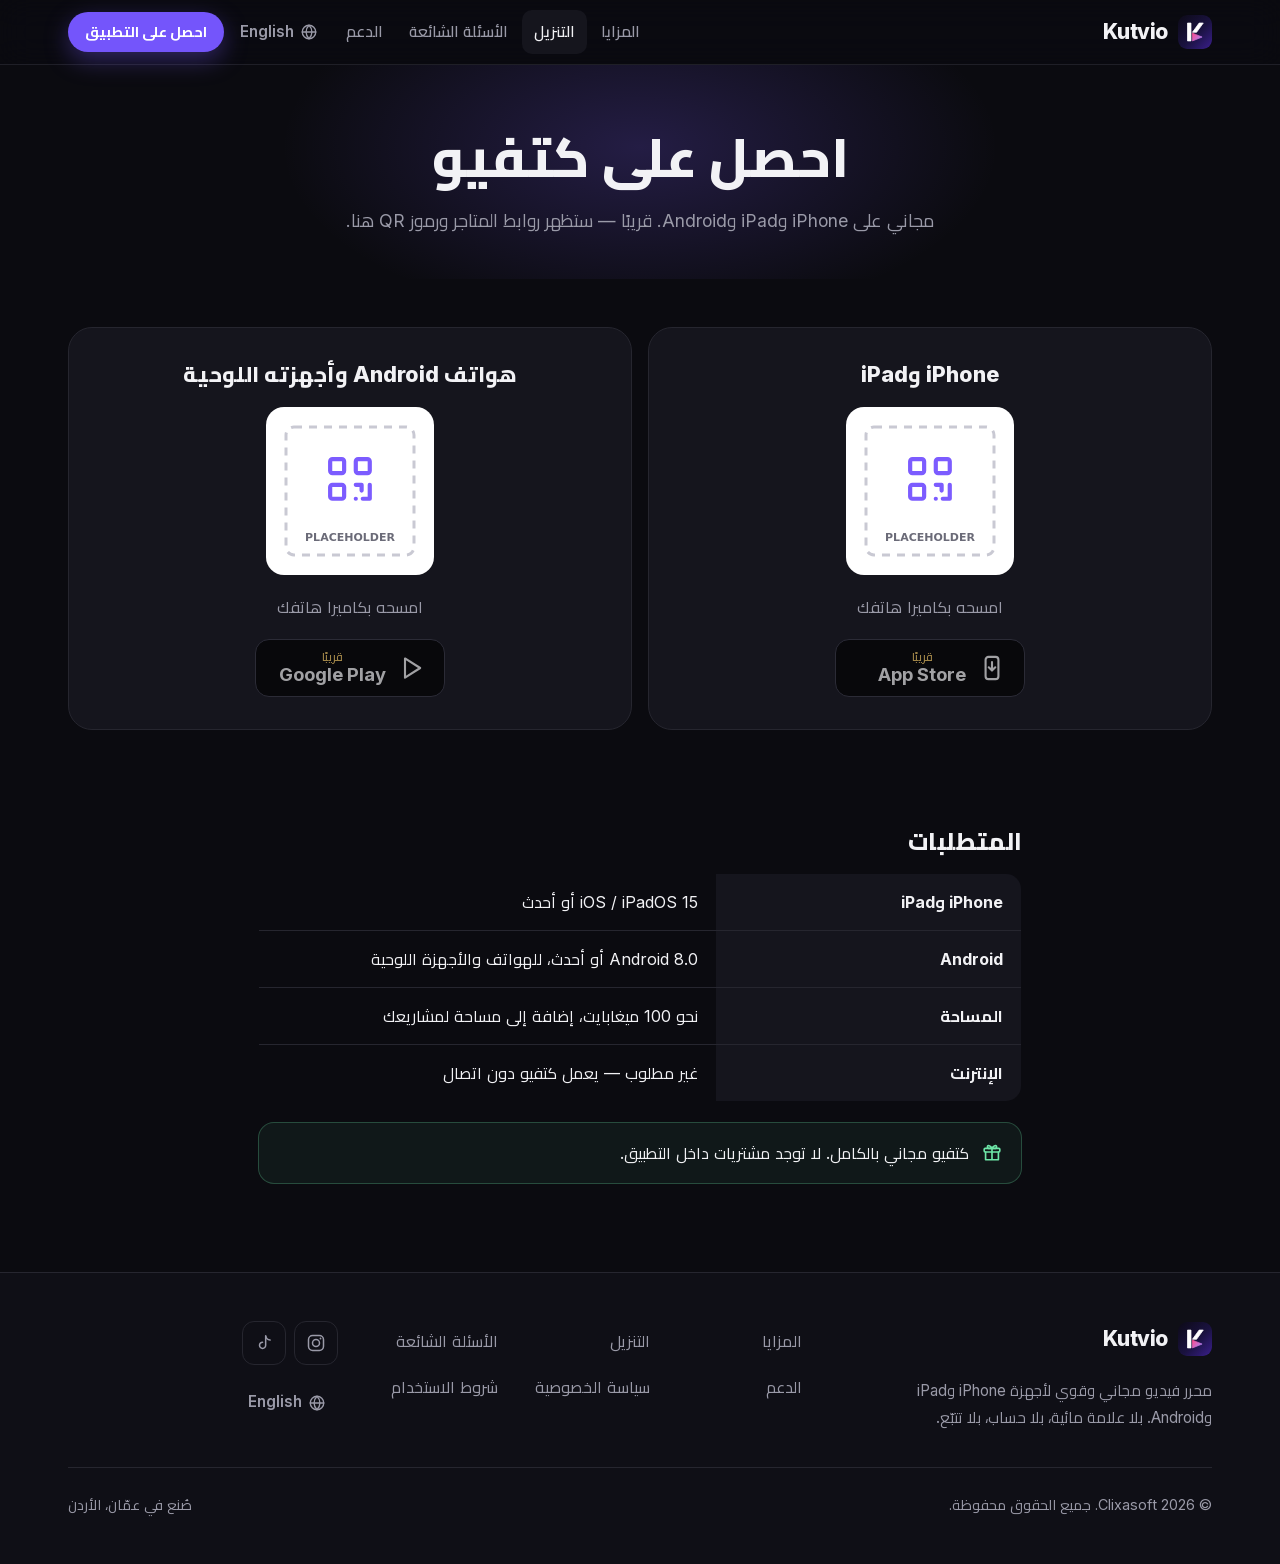
<file: ar/download.html>
<!doctype html>
<html lang="ar" dir="rtl" class="no-js">
<head>
  <meta charset="utf-8">
  <meta name="viewport" content="width=device-width, initial-scale=1, viewport-fit=cover">
  <title>تنزيل كتفيو — مجاني لأجهزة iPhone وiPad وAndroid</title>
  <meta name="description" content="احصل على كتفيو، محرر الفيديو المجاني بلا علامة مائية، لأجهزة iPhone وiPad وهواتف Android وأجهزته اللوحية. بلا مشتريات داخل التطبيق.">
  <meta name="theme-color" content="#0B0B10">
  <meta name="color-scheme" content="dark">
  <link rel="canonical" href="https://kutvio.com/ar/download.html">
  <link rel="alternate" hreflang="en" href="https://kutvio.com/download.html">
  <link rel="alternate" hreflang="ar" href="https://kutvio.com/ar/download.html">
  <link rel="alternate" hreflang="x-default" href="https://kutvio.com/download.html">
  <meta property="og:type" content="website">
  <meta property="og:site_name" content="Kutvio">
  <meta property="og:title" content="تنزيل كتفيو — مجاني لأجهزة iPhone وiPad وAndroid">
  <meta property="og:description" content="احصل على كتفيو، محرر الفيديو المجاني بلا علامة مائية، لأجهزة iPhone وiPad وهواتف Android وأجهزته اللوحية. بلا مشتريات داخل التطبيق.">
  <meta property="og:url" content="https://kutvio.com/ar/download.html">
  <meta property="og:image" content="https://kutvio.com/assets/img/og-image.png">
  <meta property="og:image:width" content="1200">
  <meta property="og:image:height" content="630">
  <meta property="og:image:alt" content="Kutvio — Edit videos like a pro. Free. No watermark.">
  <meta property="og:locale" content="ar_AR">
  <meta name="twitter:card" content="summary_large_image">
  <meta name="twitter:title" content="تنزيل كتفيو — مجاني لأجهزة iPhone وiPad وAndroid">
  <meta name="twitter:description" content="احصل على كتفيو، محرر الفيديو المجاني بلا علامة مائية، لأجهزة iPhone وiPad وهواتف Android وأجهزته اللوحية. بلا مشتريات داخل التطبيق.">
  <meta name="twitter:image" content="https://kutvio.com/assets/img/og-image.png">
  <link rel="icon" href="../assets/img/favicon.svg" type="image/svg+xml">
  <link rel="icon" href="../assets/img/favicon-32.png" sizes="32x32" type="image/png">
  <link rel="apple-touch-icon" href="../assets/img/apple-touch-icon.png">
  <link rel="preload" href="../assets/fonts/cairo-arabic.woff2" as="font" type="font/woff2" crossorigin>
  <link rel="stylesheet" href="../assets/css/style.css">
  <script>document.documentElement.className=document.documentElement.className.replace('no-js','js')</script>
  <script src="../assets/js/main.js" defer></script>
</head>
<body>
  <a class="skip-link" href="#main">انتقل إلى المحتوى</a>
  <header class="site-header">
    <div class="container header-inner">
      <a class="brand" href="index.html" aria-label="Kutvio — الصفحة الرئيسية">
        <img src="../assets/img/favicon.svg" width="34" height="34" alt="">
        <span>Kutvio</span>
      </a>
      <button class="menu-toggle" type="button" aria-expanded="false" aria-controls="site-nav">
        <span class="sr-only">القائمة</span>
        <svg class="icon-open" viewBox="0 0 24 24" fill="none" stroke="currentColor" stroke-width="1.8" stroke-linecap="round" stroke-linejoin="round" aria-hidden="true" focusable="false"><path d="M4 7h16M4 12h16M4 17h16"/></svg>
        <svg class="icon-close" viewBox="0 0 24 24" fill="none" stroke="currentColor" stroke-width="1.8" stroke-linecap="round" stroke-linejoin="round" aria-hidden="true" focusable="false"><path d="M6 6l12 12M18 6L6 18"/></svg>
      </button>
      <nav id="site-nav" class="site-nav" aria-label="القائمة الرئيسية">
        <ul>
          <li><a href="features.html">المزايا</a></li><li><a href="download.html" aria-current="page">التنزيل</a></li><li><a href="faq.html">الأسئلة الشائعة</a></li><li><a href="support.html">الدعم</a></li>
        </ul>
        <a class="lang-switch" href="../download.html" hreflang="en" lang="en" data-lang="en" title="Read this page in English"><svg viewBox="0 0 24 24" fill="none" stroke="currentColor" stroke-width="1.8" stroke-linecap="round" stroke-linejoin="round" aria-hidden="true" focusable="false"><circle cx="12" cy="12" r="9"/><path d="M3 12h18"/><path d="M12 3c2.6 2.6 3.9 5.6 3.9 9s-1.3 6.4-3.9 9c-2.6-2.6-3.9-5.6-3.9-9S9.4 5.6 12 3z"/></svg>English</a>
        <a class="btn btn-primary btn-sm" href="download.html">احصل على التطبيق</a>
      </nav>
    </div>
  </header>
  <main id="main">
    <section class="page-hero">
      <div class="container">
        <h1>احصل على كتفيو</h1>
        <p>مجاني على iPhone وiPad وAndroid. قريبًا — ستظهر روابط المتاجر ورموز QR هنا.</p>
      </div>
    </section>
    <section class="section-sm">
      <div class="container">
        <div class="download-grid">
          <article class="store-card reveal">
          <h2>iPhone وiPad</h2>
          <div class="qr"><img src="../assets/img/qr/app-store.svg" alt="رمز QR لمتجر App Store (متاح عند الإطلاق)" width="148" height="148" loading="lazy"></div>
          <p class="muted" style="margin:0">امسحه بكاميرا هاتفك</p>
          <span class="badge is-soon" aria-label="App Store — قريبًا"><svg viewBox="0 0 24 24" fill="none" stroke="currentColor" stroke-width="1.8" stroke-linecap="round" stroke-linejoin="round" aria-hidden="true" focusable="false"><rect x="6.5" y="2.5" width="11" height="19" rx="2.5"/><path d="M12 7v7M9.2 11.4L12 14.2l2.8-2.8"/></svg><span class="badge-text"><small>قريبًا</small><strong>App Store</strong></span></span>
        </article>
          <article class="store-card reveal">
          <h2>هواتف Android وأجهزته اللوحية</h2>
          <div class="qr"><img src="../assets/img/qr/google-play.svg" alt="رمز QR لمتجر Google Play (متاح عند الإطلاق)" width="148" height="148" loading="lazy"></div>
          <p class="muted" style="margin:0">امسحه بكاميرا هاتفك</p>
          <span class="badge is-soon" aria-label="Google Play — قريبًا"><svg viewBox="0 0 24 24" fill="none" stroke="currentColor" stroke-width="1.8" stroke-linecap="round" stroke-linejoin="round" aria-hidden="true" focusable="false"><path d="M6 3.8l13 8.2-13 8.2z"/></svg><span class="badge-text"><small>قريبًا</small><strong>Google Play</strong></span></span>
        </article>
        </div>
      </div>
    </section>
    <section class="section-sm">
      <div class="container" style="max-width:820px">
        <h2 class="reveal">المتطلبات</h2>
        <table class="req-table reveal"><tbody><tr><th scope="row">iPhone وiPad</th><td>iOS / iPadOS 15 أو أحدث</td></tr><tr><th scope="row">Android</th><td>Android 8.0 أو أحدث، للهواتف والأجهزة اللوحية</td></tr><tr><th scope="row">المساحة</th><td>نحو 100 ميغابايت، إضافة إلى مساحة لمشاريعك</td></tr><tr><th scope="row">الإنترنت</th><td>غير مطلوب — يعمل كتفيو دون اتصال</td></tr></tbody></table>
        <div class="note reveal" style="margin-top:20px"><svg viewBox="0 0 24 24" fill="none" stroke="currentColor" stroke-width="1.8" stroke-linecap="round" stroke-linejoin="round" aria-hidden="true" focusable="false"><rect x="3.5" y="8" width="17" height="4" rx="1"/><path d="M5 12v8.5h14V12M12 8v12.5"/><path d="M12 8c-1.5-3-5-4-5-1.5S9.5 8 12 8zM12 8c1.5-3 5-4 5-1.5S14.5 8 12 8z"/></svg><p>كتفيو مجاني بالكامل. لا توجد مشتريات داخل التطبيق.</p></div>
      </div>
    </section>

  </main>
  <footer class="site-footer">
    <div class="container">
      <div class="footer-grid">
        <div class="footer-brand">
          <a class="brand" href="index.html" aria-label="Kutvio — الصفحة الرئيسية">
            <img src="../assets/img/favicon.svg" width="34" height="34" alt="" loading="lazy">
            <span>Kutvio</span>
          </a>
          <p>محرر فيديو مجاني وقوي لأجهزة iPhone وiPad وAndroid. بلا علامة مائية، بلا حساب، بلا تتبّع.</p>
        </div>
        <nav aria-label="روابط التذييل">
          <ul class="footer-links"><li><a href="features.html">المزايا</a></li><li><a href="download.html">التنزيل</a></li><li><a href="faq.html">الأسئلة الشائعة</a></li><li><a href="support.html">الدعم</a></li><li><a href="privacy.html">سياسة الخصوصية</a></li><li><a href="terms.html">شروط الاستخدام</a></li></ul>
        </nav>
        <div class="footer-side">
          <div class="socials" aria-label="تابع كتفيو">
            <a href="https://instagram.com/kutvio" rel="noopener me" aria-label="Instagram"><svg viewBox="0 0 24 24" fill="none" stroke="currentColor" stroke-width="1.8" stroke-linecap="round" stroke-linejoin="round" aria-hidden="true" focusable="false"><rect x="3" y="3" width="18" height="18" rx="5"/><circle cx="12" cy="12" r="4.2"/><circle cx="17.4" cy="6.6" r="1.1" fill="currentColor" stroke="none"/></svg></a>
            <a href="https://tiktok.com/@kutvio" rel="noopener me" aria-label="TikTok"><svg viewBox="0 0 24 24" fill="none" stroke="currentColor" stroke-width="1.8" stroke-linecap="round" stroke-linejoin="round" aria-hidden="true" focusable="false"><path d="M14 3.5v11.3a3.7 3.7 0 1 1-3.7-3.7"/><path d="M14 3.5c.5 2.9 2.4 4.7 5.3 5"/></svg></a>
          </div>
          <a class="lang-switch" href="../download.html" hreflang="en" lang="en" data-lang="en" title="Read this page in English"><svg viewBox="0 0 24 24" fill="none" stroke="currentColor" stroke-width="1.8" stroke-linecap="round" stroke-linejoin="round" aria-hidden="true" focusable="false"><circle cx="12" cy="12" r="9"/><path d="M3 12h18"/><path d="M12 3c2.6 2.6 3.9 5.6 3.9 9s-1.3 6.4-3.9 9c-2.6-2.6-3.9-5.6-3.9-9S9.4 5.6 12 3z"/></svg>English</a>
        </div>
      </div>
      <div class="footer-bottom">
        <p>&copy; <span data-year>2026</span> Clixasoft. جميع الحقوق محفوظة.</p>
        <p>صُنع في عمّان، الأردن</p>
      </div>
    </div>
  </footer>
</body>
</html>
</file>
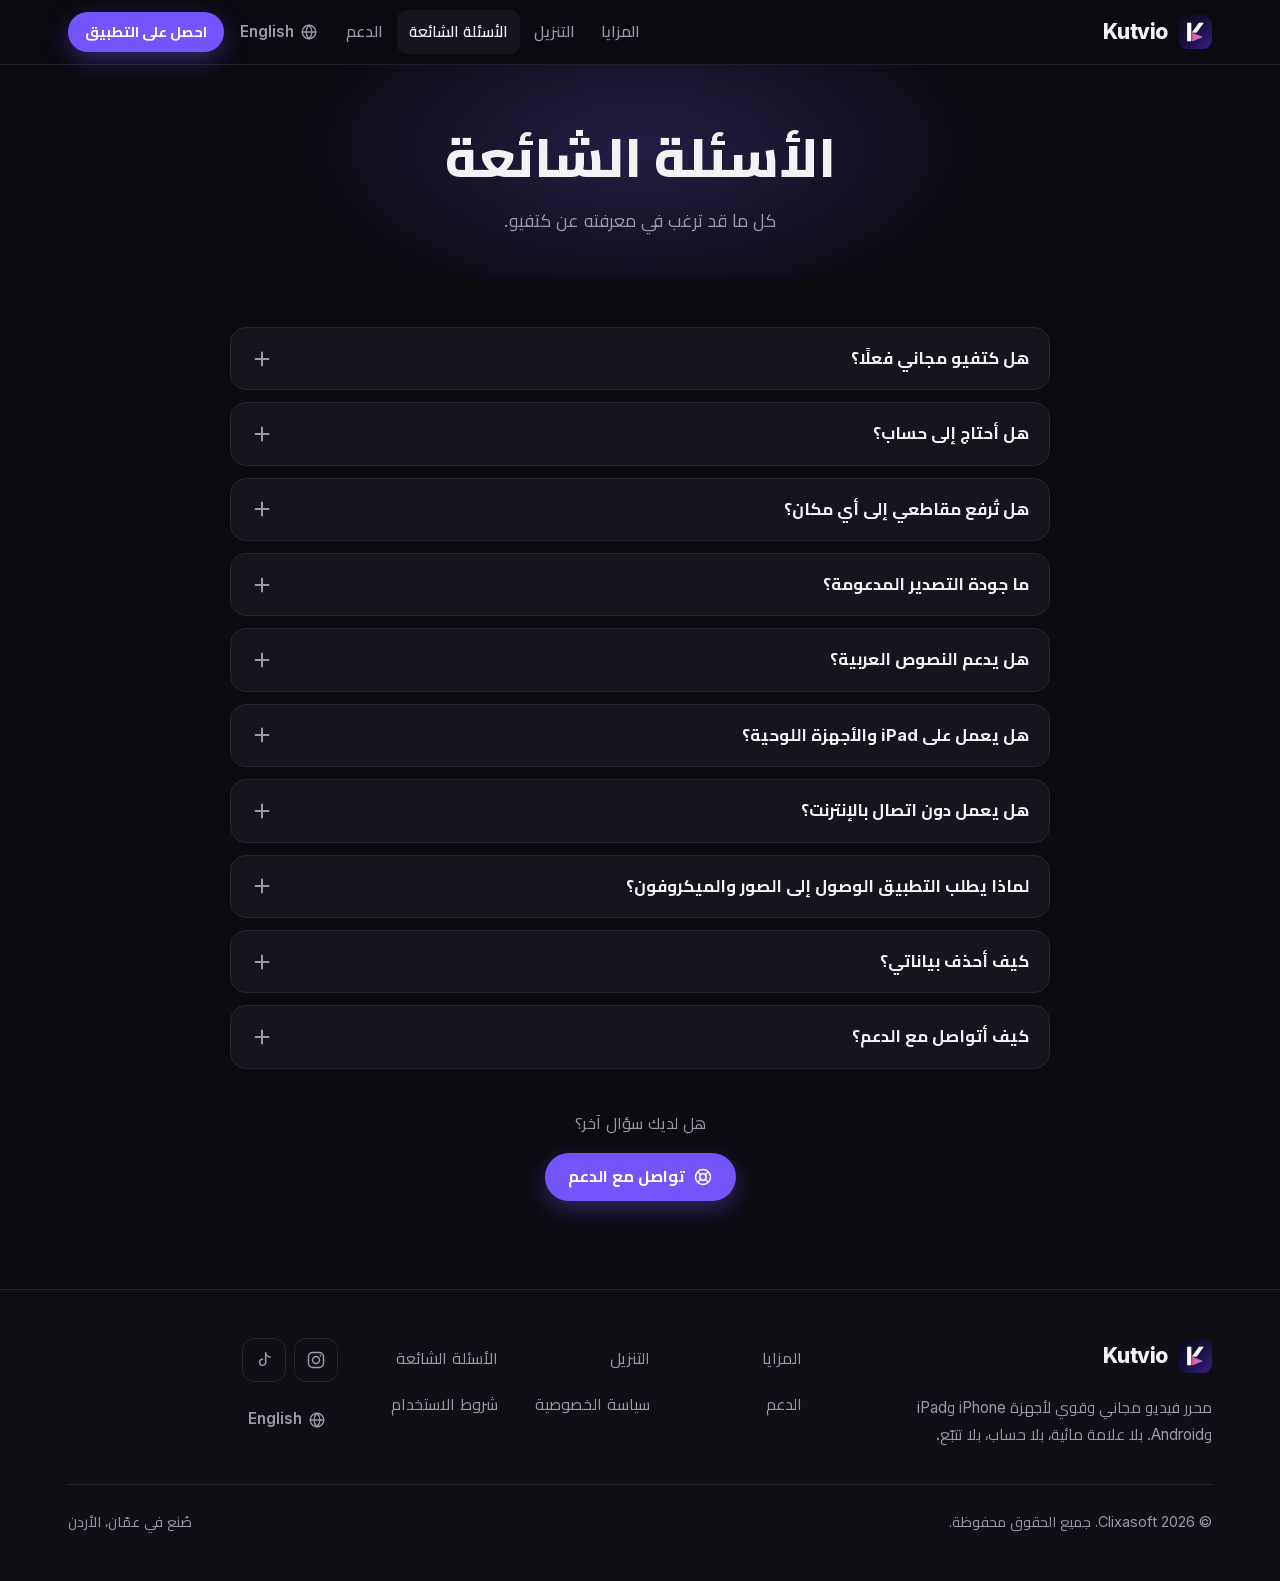
<file: ar/faq.html>
<!doctype html>
<html lang="ar" dir="rtl" class="no-js">
<head>
  <meta charset="utf-8">
  <meta name="viewport" content="width=device-width, initial-scale=1, viewport-fit=cover">
  <title>الأسئلة الشائعة — محرر الفيديو كتفيو</title>
  <meta name="description" content="إجابات عن كتفيو: هل هو مجاني، هل تحتاج إلى حساب، الخصوصية، جودة التصدير، دعم العربية، الأجهزة اللوحية، العمل دون إنترنت والمزيد.">
  <meta name="theme-color" content="#0B0B10">
  <meta name="color-scheme" content="dark">
  <link rel="canonical" href="https://kutvio.com/ar/faq.html">
  <link rel="alternate" hreflang="en" href="https://kutvio.com/faq.html">
  <link rel="alternate" hreflang="ar" href="https://kutvio.com/ar/faq.html">
  <link rel="alternate" hreflang="x-default" href="https://kutvio.com/faq.html">
  <meta property="og:type" content="website">
  <meta property="og:site_name" content="Kutvio">
  <meta property="og:title" content="الأسئلة الشائعة — محرر الفيديو كتفيو">
  <meta property="og:description" content="إجابات عن كتفيو: هل هو مجاني، هل تحتاج إلى حساب، الخصوصية، جودة التصدير، دعم العربية، الأجهزة اللوحية، العمل دون إنترنت والمزيد.">
  <meta property="og:url" content="https://kutvio.com/ar/faq.html">
  <meta property="og:image" content="https://kutvio.com/assets/img/og-image.png">
  <meta property="og:image:width" content="1200">
  <meta property="og:image:height" content="630">
  <meta property="og:image:alt" content="Kutvio — Edit videos like a pro. Free. No watermark.">
  <meta property="og:locale" content="ar_AR">
  <meta name="twitter:card" content="summary_large_image">
  <meta name="twitter:title" content="الأسئلة الشائعة — محرر الفيديو كتفيو">
  <meta name="twitter:description" content="إجابات عن كتفيو: هل هو مجاني، هل تحتاج إلى حساب، الخصوصية، جودة التصدير، دعم العربية، الأجهزة اللوحية، العمل دون إنترنت والمزيد.">
  <meta name="twitter:image" content="https://kutvio.com/assets/img/og-image.png">
  <link rel="icon" href="../assets/img/favicon.svg" type="image/svg+xml">
  <link rel="icon" href="../assets/img/favicon-32.png" sizes="32x32" type="image/png">
  <link rel="apple-touch-icon" href="../assets/img/apple-touch-icon.png">
  <link rel="preload" href="../assets/fonts/cairo-arabic.woff2" as="font" type="font/woff2" crossorigin>
  <link rel="stylesheet" href="../assets/css/style.css">
  <script>document.documentElement.className=document.documentElement.className.replace('no-js','js')</script>
  <script src="../assets/js/main.js" defer></script>
</head>
<body>
  <a class="skip-link" href="#main">انتقل إلى المحتوى</a>
  <header class="site-header">
    <div class="container header-inner">
      <a class="brand" href="index.html" aria-label="Kutvio — الصفحة الرئيسية">
        <img src="../assets/img/favicon.svg" width="34" height="34" alt="">
        <span>Kutvio</span>
      </a>
      <button class="menu-toggle" type="button" aria-expanded="false" aria-controls="site-nav">
        <span class="sr-only">القائمة</span>
        <svg class="icon-open" viewBox="0 0 24 24" fill="none" stroke="currentColor" stroke-width="1.8" stroke-linecap="round" stroke-linejoin="round" aria-hidden="true" focusable="false"><path d="M4 7h16M4 12h16M4 17h16"/></svg>
        <svg class="icon-close" viewBox="0 0 24 24" fill="none" stroke="currentColor" stroke-width="1.8" stroke-linecap="round" stroke-linejoin="round" aria-hidden="true" focusable="false"><path d="M6 6l12 12M18 6L6 18"/></svg>
      </button>
      <nav id="site-nav" class="site-nav" aria-label="القائمة الرئيسية">
        <ul>
          <li><a href="features.html">المزايا</a></li><li><a href="download.html">التنزيل</a></li><li><a href="faq.html" aria-current="page">الأسئلة الشائعة</a></li><li><a href="support.html">الدعم</a></li>
        </ul>
        <a class="lang-switch" href="../faq.html" hreflang="en" lang="en" data-lang="en" title="Read this page in English"><svg viewBox="0 0 24 24" fill="none" stroke="currentColor" stroke-width="1.8" stroke-linecap="round" stroke-linejoin="round" aria-hidden="true" focusable="false"><circle cx="12" cy="12" r="9"/><path d="M3 12h18"/><path d="M12 3c2.6 2.6 3.9 5.6 3.9 9s-1.3 6.4-3.9 9c-2.6-2.6-3.9-5.6-3.9-9S9.4 5.6 12 3z"/></svg>English</a>
        <a class="btn btn-primary btn-sm" href="download.html">احصل على التطبيق</a>
      </nav>
    </div>
  </header>
  <main id="main">
    <section class="page-hero">
      <div class="container">
        <h1>الأسئلة الشائعة</h1>
        <p>كل ما قد ترغب في معرفته عن كتفيو.</p>
      </div>
    </section>
    <section class="section-sm">
      <div class="container">
        <div class="faq"><details class="reveal"><summary>هل كتفيو مجاني فعلًا؟</summary><div class="answer"><p>نعم. كتفيو مجاني بالكامل، بلا علامة مائية على مقاطعك، وبلا اشتراك، وبلا مشتريات داخل التطبيق.</p></div></details>
<details class="reveal"><summary>هل أحتاج إلى حساب؟</summary><div class="answer"><p>لا. افتح التطبيق وابدأ التحرير مباشرة، دون تسجيل أو تسجيل دخول.</p></div></details>
<details class="reveal"><summary>هل تُرفع مقاطعي إلى أي مكان؟</summary><div class="answer"><p>لا. تتم جميع العمليات — التحرير والمعاينة والتصدير — على جهازك. لا تغادر صورك ومقاطعك وأصواتك جهازك أبدًا.</p></div></details>
<details class="reveal"><summary>ما جودة التصدير المدعومة؟</summary><div class="answer"><p>يمكنك التصدير بدقة من 480p حتى 4K، وبمعدل من 24 إلى 60 إطارًا في الثانية، بصيغة H.264 أو بصيغة HEVC الأصغر حجمًا. تعتمد أعلى الخيارات على إمكانات عتاد جهازك.</p></div></details>
<details class="reveal"><summary>هل يدعم النصوص العربية؟</summary><div class="answer"><p>نعم. العربية لغة أساسية في كتفيو: تُعرض الحروف متصلة بشكل صحيح، وتعمل النصوص المختلطة بالعربية والإنجليزية، ويضم التطبيق مجموعة كبيرة من الخطوط العربية. كما تتوفر الواجهة كاملة بالعربية باتجاه من اليمين إلى اليسار.</p></div></details>
<details class="reveal"><summary>هل يعمل على iPad والأجهزة اللوحية؟</summary><div class="answer"><p>نعم. على iPad والأجهزة اللوحية بنظام Android، يستخدم كتفيو تصميمًا مخصصًا مع شريط أدوات ولوحة خصائص ظاهرة دائمًا وخط زمني أكبر، ويدعم الوضع الأفقي وتعدد المهام واختصارات لوحة المفاتيح.</p></div></details>
<details class="reveal"><summary>هل يعمل دون اتصال بالإنترنت؟</summary><div class="answer"><p>نعم. يعمل كتفيو دون اتصال بالكامل، ولا يحتاج إلى الإنترنت للتحرير أو التصدير.</p></div></details>
<details class="reveal"><summary>لماذا يطلب التطبيق الوصول إلى الصور والميكروفون؟</summary><div class="answer"><p>يتيح لك الوصول إلى الصور اختيار المقاطع لتحريرها وحفظ مقاطعك النهائية في مكتبتك. ويُستخدم الميكروفون فقط عند تسجيل تعليق صوتي. يمكنك تغيير هذه الأذونات في أي وقت من إعدادات جهازك.</p></div></details>
<details class="reveal"><summary>كيف أحذف بياناتي؟</summary><div class="answer"><p>احذف المشاريع داخل التطبيق، أو امسح الذاكرة المؤقتة من الإعدادات، أو احذف التطبيق. لا يُخزَّن أي شيء على خوادمنا.</p></div></details>
<details class="reveal"><summary>كيف أتواصل مع الدعم؟</summary><div class="answer"><p>راسلنا على <a href="mailto:support@kutvio.com" dir="ltr">support@kutvio.com</a> أو زر <a href="support.html">صفحة الدعم</a>.</p></div></details></div>
        <div style="text-align:center;margin-top:40px" class="reveal">
          <p class="muted">هل لديك سؤال آخر؟</p>
          <a class="btn btn-primary" href="support.html"><svg viewBox="0 0 24 24" fill="none" stroke="currentColor" stroke-width="1.8" stroke-linecap="round" stroke-linejoin="round" aria-hidden="true" focusable="false"><circle cx="12" cy="12" r="9"/><circle cx="12" cy="12" r="3.8"/><path d="M5.6 5.6l3.7 3.7M14.7 14.7l3.7 3.7M18.4 5.6l-3.7 3.7M9.3 14.7l-3.7 3.7"/></svg>تواصل مع الدعم</a>
        </div>
      </div>
    </section>

  </main>
  <footer class="site-footer">
    <div class="container">
      <div class="footer-grid">
        <div class="footer-brand">
          <a class="brand" href="index.html" aria-label="Kutvio — الصفحة الرئيسية">
            <img src="../assets/img/favicon.svg" width="34" height="34" alt="" loading="lazy">
            <span>Kutvio</span>
          </a>
          <p>محرر فيديو مجاني وقوي لأجهزة iPhone وiPad وAndroid. بلا علامة مائية، بلا حساب، بلا تتبّع.</p>
        </div>
        <nav aria-label="روابط التذييل">
          <ul class="footer-links"><li><a href="features.html">المزايا</a></li><li><a href="download.html">التنزيل</a></li><li><a href="faq.html">الأسئلة الشائعة</a></li><li><a href="support.html">الدعم</a></li><li><a href="privacy.html">سياسة الخصوصية</a></li><li><a href="terms.html">شروط الاستخدام</a></li></ul>
        </nav>
        <div class="footer-side">
          <div class="socials" aria-label="تابع كتفيو">
            <a href="https://instagram.com/kutvio" rel="noopener me" aria-label="Instagram"><svg viewBox="0 0 24 24" fill="none" stroke="currentColor" stroke-width="1.8" stroke-linecap="round" stroke-linejoin="round" aria-hidden="true" focusable="false"><rect x="3" y="3" width="18" height="18" rx="5"/><circle cx="12" cy="12" r="4.2"/><circle cx="17.4" cy="6.6" r="1.1" fill="currentColor" stroke="none"/></svg></a>
            <a href="https://tiktok.com/@kutvio" rel="noopener me" aria-label="TikTok"><svg viewBox="0 0 24 24" fill="none" stroke="currentColor" stroke-width="1.8" stroke-linecap="round" stroke-linejoin="round" aria-hidden="true" focusable="false"><path d="M14 3.5v11.3a3.7 3.7 0 1 1-3.7-3.7"/><path d="M14 3.5c.5 2.9 2.4 4.7 5.3 5"/></svg></a>
          </div>
          <a class="lang-switch" href="../faq.html" hreflang="en" lang="en" data-lang="en" title="Read this page in English"><svg viewBox="0 0 24 24" fill="none" stroke="currentColor" stroke-width="1.8" stroke-linecap="round" stroke-linejoin="round" aria-hidden="true" focusable="false"><circle cx="12" cy="12" r="9"/><path d="M3 12h18"/><path d="M12 3c2.6 2.6 3.9 5.6 3.9 9s-1.3 6.4-3.9 9c-2.6-2.6-3.9-5.6-3.9-9S9.4 5.6 12 3z"/></svg>English</a>
        </div>
      </div>
      <div class="footer-bottom">
        <p>&copy; <span data-year>2026</span> Clixasoft. جميع الحقوق محفوظة.</p>
        <p>صُنع في عمّان، الأردن</p>
      </div>
    </div>
  </footer>
</body>
</html>
</file>
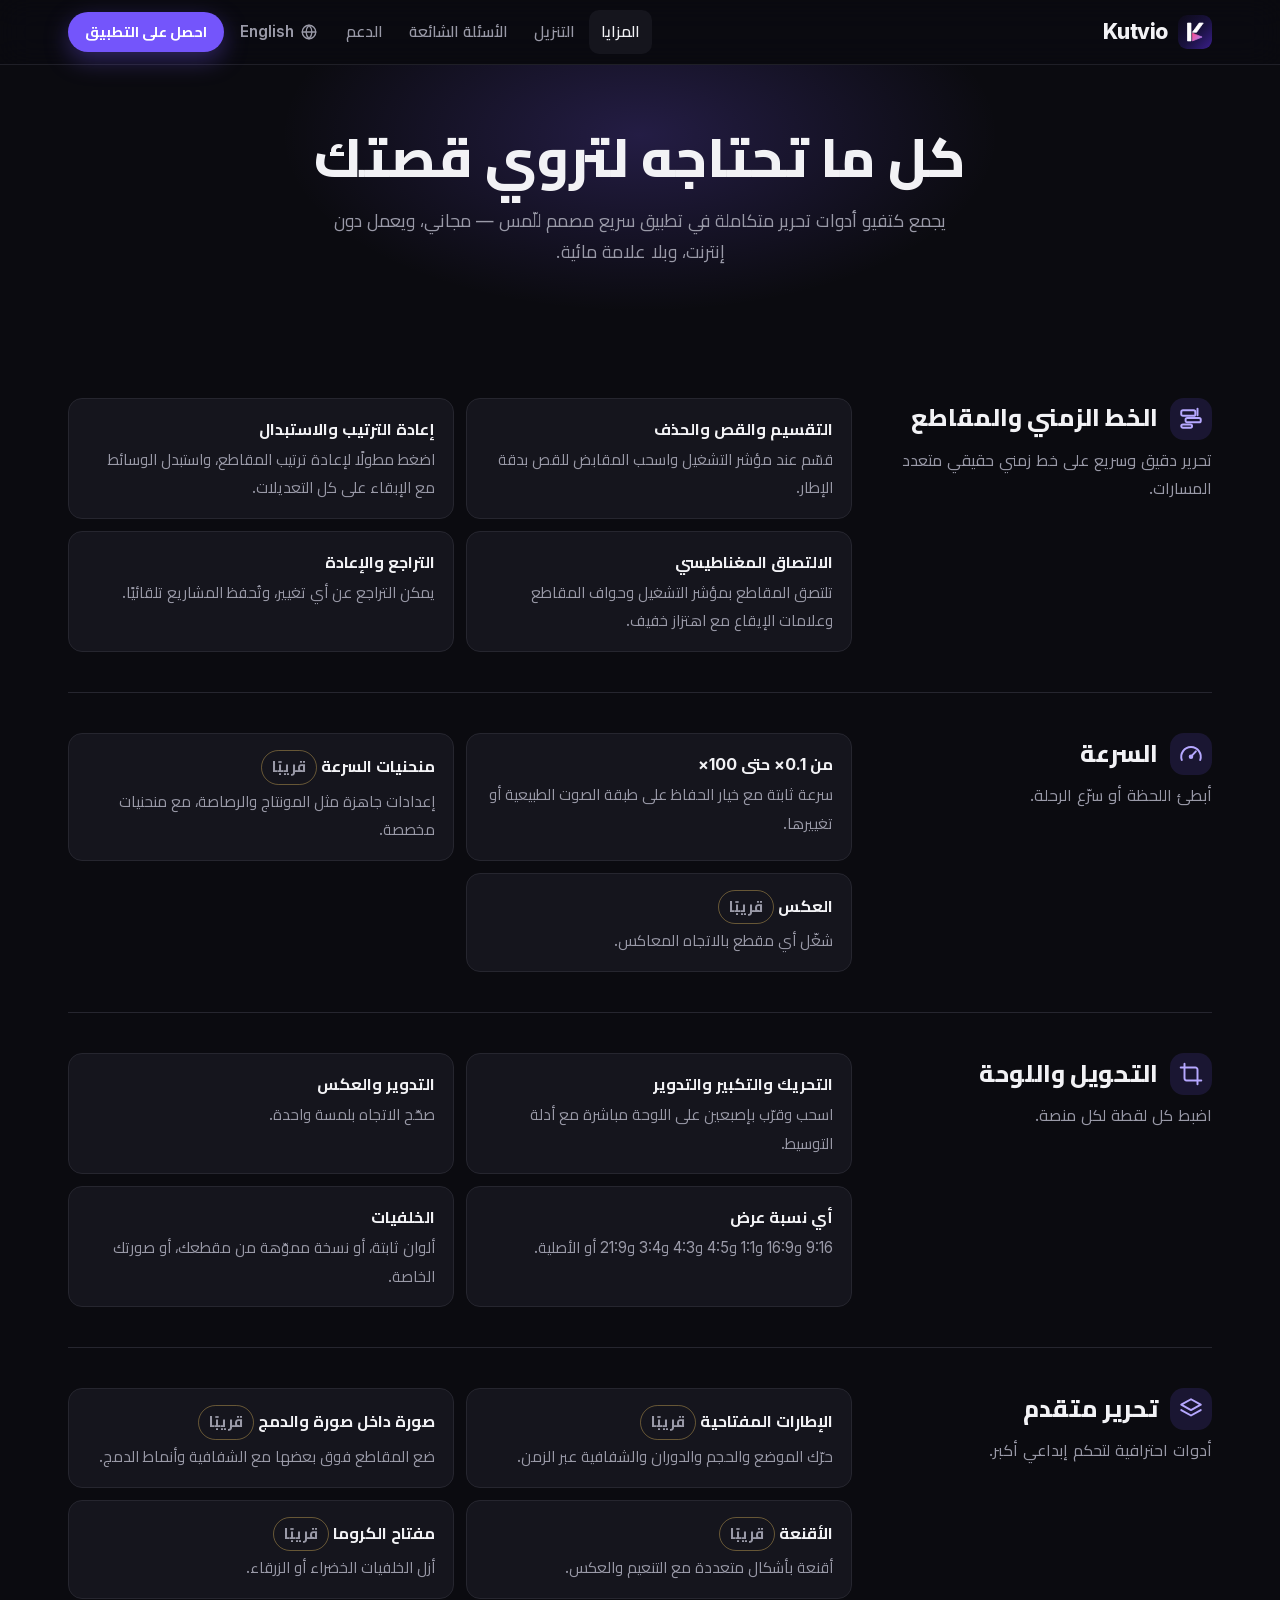
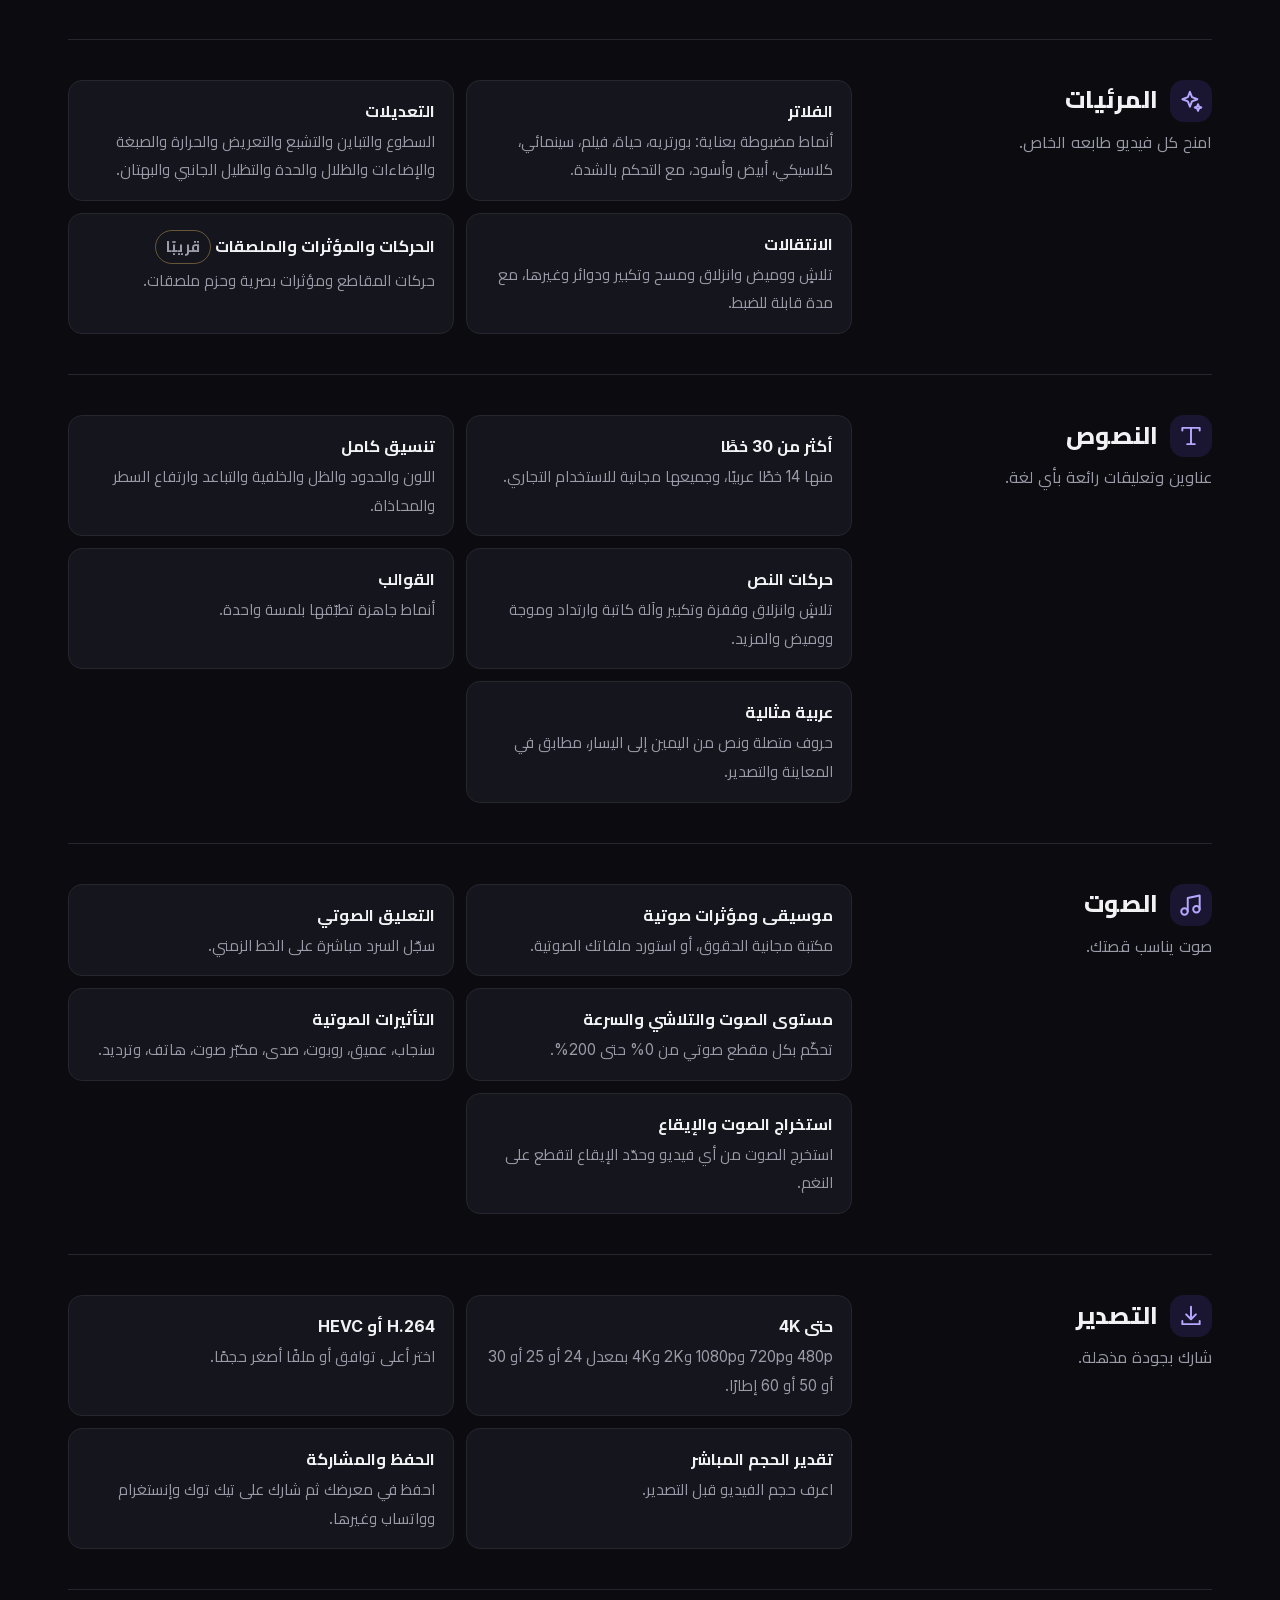
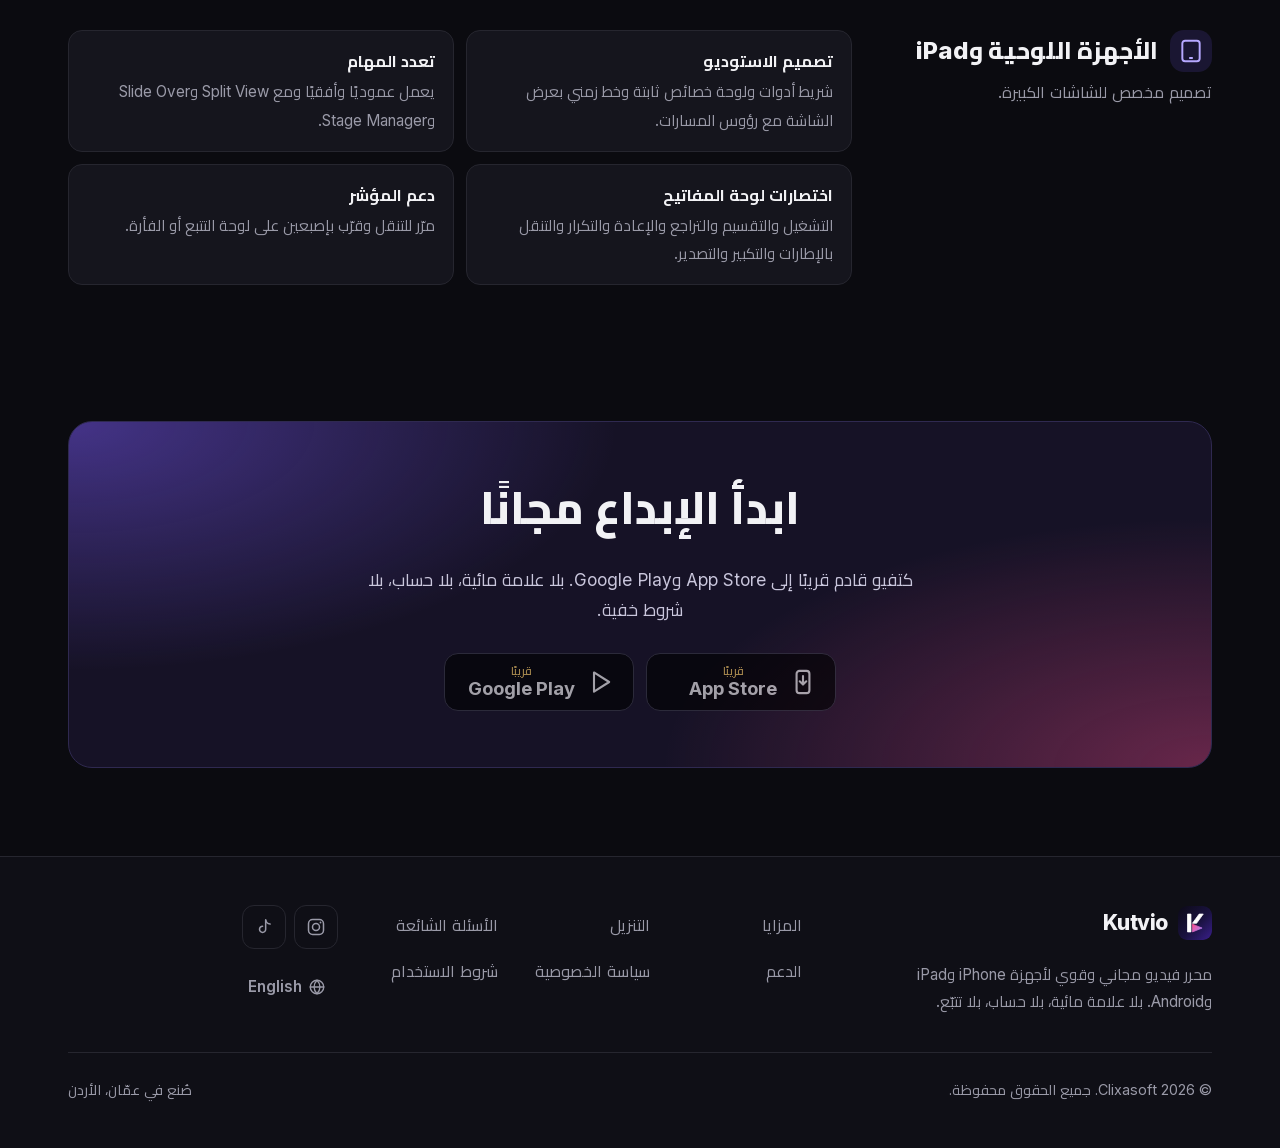
<file: ar/features.html>
<!doctype html>
<html lang="ar" dir="rtl" class="no-js">
<head>
  <meta charset="utf-8">
  <meta name="viewport" content="width=device-width, initial-scale=1, viewport-fit=cover">
  <title>المزايا — محرر الفيديو كتفيو</title>
  <meta name="description" content="اكتشف مزايا كتفيو: خط زمني متعدد المسارات، والتحكم بالسرعة، ونصوص بخطوط عربية، وموسيقى وتعليق صوتي، وفلاتر وانتقالات، وتصدير بدقة 4K، وتصميم مخصص للأجهزة اللوحية.">
  <meta name="theme-color" content="#0B0B10">
  <meta name="color-scheme" content="dark">
  <link rel="canonical" href="https://kutvio.com/ar/features.html">
  <link rel="alternate" hreflang="en" href="https://kutvio.com/features.html">
  <link rel="alternate" hreflang="ar" href="https://kutvio.com/ar/features.html">
  <link rel="alternate" hreflang="x-default" href="https://kutvio.com/features.html">
  <meta property="og:type" content="website">
  <meta property="og:site_name" content="Kutvio">
  <meta property="og:title" content="المزايا — محرر الفيديو كتفيو">
  <meta property="og:description" content="اكتشف مزايا كتفيو: خط زمني متعدد المسارات، والتحكم بالسرعة، ونصوص بخطوط عربية، وموسيقى وتعليق صوتي، وفلاتر وانتقالات، وتصدير بدقة 4K، وتصميم مخصص للأجهزة اللوحية.">
  <meta property="og:url" content="https://kutvio.com/ar/features.html">
  <meta property="og:image" content="https://kutvio.com/assets/img/og-image.png">
  <meta property="og:image:width" content="1200">
  <meta property="og:image:height" content="630">
  <meta property="og:image:alt" content="Kutvio — Edit videos like a pro. Free. No watermark.">
  <meta property="og:locale" content="ar_AR">
  <meta name="twitter:card" content="summary_large_image">
  <meta name="twitter:title" content="المزايا — محرر الفيديو كتفيو">
  <meta name="twitter:description" content="اكتشف مزايا كتفيو: خط زمني متعدد المسارات، والتحكم بالسرعة، ونصوص بخطوط عربية، وموسيقى وتعليق صوتي، وفلاتر وانتقالات، وتصدير بدقة 4K، وتصميم مخصص للأجهزة اللوحية.">
  <meta name="twitter:image" content="https://kutvio.com/assets/img/og-image.png">
  <link rel="icon" href="../assets/img/favicon.svg" type="image/svg+xml">
  <link rel="icon" href="../assets/img/favicon-32.png" sizes="32x32" type="image/png">
  <link rel="apple-touch-icon" href="../assets/img/apple-touch-icon.png">
  <link rel="preload" href="../assets/fonts/cairo-arabic.woff2" as="font" type="font/woff2" crossorigin>
  <link rel="stylesheet" href="../assets/css/style.css">
  <script>document.documentElement.className=document.documentElement.className.replace('no-js','js')</script>
  <script src="../assets/js/main.js" defer></script>
</head>
<body>
  <a class="skip-link" href="#main">انتقل إلى المحتوى</a>
  <header class="site-header">
    <div class="container header-inner">
      <a class="brand" href="index.html" aria-label="Kutvio — الصفحة الرئيسية">
        <img src="../assets/img/favicon.svg" width="34" height="34" alt="">
        <span>Kutvio</span>
      </a>
      <button class="menu-toggle" type="button" aria-expanded="false" aria-controls="site-nav">
        <span class="sr-only">القائمة</span>
        <svg class="icon-open" viewBox="0 0 24 24" fill="none" stroke="currentColor" stroke-width="1.8" stroke-linecap="round" stroke-linejoin="round" aria-hidden="true" focusable="false"><path d="M4 7h16M4 12h16M4 17h16"/></svg>
        <svg class="icon-close" viewBox="0 0 24 24" fill="none" stroke="currentColor" stroke-width="1.8" stroke-linecap="round" stroke-linejoin="round" aria-hidden="true" focusable="false"><path d="M6 6l12 12M18 6L6 18"/></svg>
      </button>
      <nav id="site-nav" class="site-nav" aria-label="القائمة الرئيسية">
        <ul>
          <li><a href="features.html" aria-current="page">المزايا</a></li><li><a href="download.html">التنزيل</a></li><li><a href="faq.html">الأسئلة الشائعة</a></li><li><a href="support.html">الدعم</a></li>
        </ul>
        <a class="lang-switch" href="../features.html" hreflang="en" lang="en" data-lang="en" title="Read this page in English"><svg viewBox="0 0 24 24" fill="none" stroke="currentColor" stroke-width="1.8" stroke-linecap="round" stroke-linejoin="round" aria-hidden="true" focusable="false"><circle cx="12" cy="12" r="9"/><path d="M3 12h18"/><path d="M12 3c2.6 2.6 3.9 5.6 3.9 9s-1.3 6.4-3.9 9c-2.6-2.6-3.9-5.6-3.9-9S9.4 5.6 12 3z"/></svg>English</a>
        <a class="btn btn-primary btn-sm" href="download.html">احصل على التطبيق</a>
      </nav>
    </div>
  </header>
  <main id="main">
    <section class="page-hero">
      <div class="container">
        <h1>كل ما تحتاجه لتروي قصتك</h1>
        <p>يجمع كتفيو أدوات تحرير متكاملة في تطبيق سريع مصمم للّمس — مجاني، ويعمل دون إنترنت، وبلا علامة مائية.</p>
      </div>
    </section>
    <div class="container section-sm">
      <section class="feature-group reveal">
          <header><h2><span class="icon-tile"><svg viewBox="0 0 24 24" fill="none" stroke="currentColor" stroke-width="1.8" stroke-linecap="round" stroke-linejoin="round" aria-hidden="true" focusable="false"><rect x="3" y="4" width="13" height="5" rx="1.5"/><rect x="7" y="11" width="14" height="4" rx="1.5"/><rect x="3" y="17" width="10" height="3" rx="1.5"/><path d="M18 2.5v6"/></svg></span>الخط الزمني والمقاطع</h2><p>تحرير دقيق وسريع على خط زمني حقيقي متعدد المسارات.</p></header>
          <ul class="feature-list"><li><strong>التقسيم والقص والحذف</strong><span>قسّم عند مؤشر التشغيل واسحب المقابض للقص بدقة الإطار.</span></li><li><strong>إعادة الترتيب والاستبدال</strong><span>اضغط مطولًا لإعادة ترتيب المقاطع، واستبدل الوسائط مع الإبقاء على كل التعديلات.</span></li><li><strong>الالتصاق المغناطيسي</strong><span>تلتصق المقاطع بمؤشر التشغيل وحواف المقاطع وعلامات الإيقاع مع اهتزاز خفيف.</span></li><li><strong>التراجع والإعادة</strong><span>يمكن التراجع عن أي تغيير، وتُحفظ المشاريع تلقائيًا.</span></li></ul>
        </section><section class="feature-group reveal">
          <header><h2><span class="icon-tile"><svg viewBox="0 0 24 24" fill="none" stroke="currentColor" stroke-width="1.8" stroke-linecap="round" stroke-linejoin="round" aria-hidden="true" focusable="false"><path d="M3.5 17.5a9 9 0 1 1 17 0"/><path d="M12 14.5l4.5-5"/><circle cx="12" cy="14.5" r="1.2"/></svg></span>السرعة</h2><p>أبطئ اللحظة أو سرّع الرحلة.</p></header>
          <ul class="feature-list"><li><strong>من 0.1× حتى 100×</strong><span>سرعة ثابتة مع خيار الحفاظ على طبقة الصوت الطبيعية أو تغييرها.</span></li><li><strong>منحنيات السرعة <span class="chip">قريبًا</span></strong><span>إعدادات جاهزة مثل المونتاج والرصاصة، مع منحنيات مخصصة.</span></li><li><strong>العكس <span class="chip">قريبًا</span></strong><span>شغّل أي مقطع بالاتجاه المعاكس.</span></li></ul>
        </section><section class="feature-group reveal">
          <header><h2><span class="icon-tile"><svg viewBox="0 0 24 24" fill="none" stroke="currentColor" stroke-width="1.8" stroke-linecap="round" stroke-linejoin="round" aria-hidden="true" focusable="false"><path d="M6 2.5v13.5a2 2 0 0 0 2 2h13.5"/><path d="M18 21.5V8a2 2 0 0 0-2-2H2.5"/></svg></span>التحويل واللوحة</h2><p>اضبط كل لقطة لكل منصة.</p></header>
          <ul class="feature-list"><li><strong>التحريك والتكبير والتدوير</strong><span>اسحب وقرّب بإصبعين على اللوحة مباشرة مع أدلة التوسيط.</span></li><li><strong>التدوير والعكس</strong><span>صحّح الاتجاه بلمسة واحدة.</span></li><li><strong>أي نسبة عرض</strong><span>9:16 و16:9 و1:1 و4:5 و4:3 و3:4 و21:9 أو الأصلية.</span></li><li><strong>الخلفيات</strong><span>ألوان ثابتة، أو نسخة مموّهة من مقطعك، أو صورتك الخاصة.</span></li></ul>
        </section><section class="feature-group reveal">
          <header><h2><span class="icon-tile"><svg viewBox="0 0 24 24" fill="none" stroke="currentColor" stroke-width="1.8" stroke-linecap="round" stroke-linejoin="round" aria-hidden="true" focusable="false"><path d="M12 3l9 5-9 5-9-5z"/><path d="M3 13l9 5 9-5"/></svg></span>تحرير متقدم</h2><p>أدوات احترافية لتحكم إبداعي أكبر.</p></header>
          <ul class="feature-list"><li><strong>الإطارات المفتاحية <span class="chip">قريبًا</span></strong><span>حرّك الموضع والحجم والدوران والشفافية عبر الزمن.</span></li><li><strong>صورة داخل صورة والدمج <span class="chip">قريبًا</span></strong><span>ضع المقاطع فوق بعضها مع الشفافية وأنماط الدمج.</span></li><li><strong>الأقنعة <span class="chip">قريبًا</span></strong><span>أقنعة بأشكال متعددة مع التنعيم والعكس.</span></li><li><strong>مفتاح الكروما <span class="chip">قريبًا</span></strong><span>أزل الخلفيات الخضراء أو الزرقاء.</span></li></ul>
        </section><section class="feature-group reveal">
          <header><h2><span class="icon-tile"><svg viewBox="0 0 24 24" fill="none" stroke="currentColor" stroke-width="1.8" stroke-linecap="round" stroke-linejoin="round" aria-hidden="true" focusable="false"><path d="M11 3.5l1.9 5 5 1.9-5 1.9-1.9 5-1.9-5-5-1.9 5-1.9z"/><path d="M18.5 15l.9 2.1 2.1.9-2.1.9-.9 2.1-.9-2.1-2.1-.9 2.1-.9z"/></svg></span>المرئيات</h2><p>امنح كل فيديو طابعه الخاص.</p></header>
          <ul class="feature-list"><li><strong>الفلاتر</strong><span>أنماط مضبوطة بعناية: بورتريه، حياة، فيلم، سينمائي، كلاسيكي، أبيض وأسود، مع التحكم بالشدة.</span></li><li><strong>التعديلات</strong><span>السطوع والتباين والتشبع والتعريض والحرارة والصبغة والإضاءات والظلال والحدة والتظليل الجانبي والبهتان.</span></li><li><strong>الانتقالات</strong><span>تلاشٍ ووميض وانزلاق ومسح وتكبير ودوائر وغيرها، مع مدة قابلة للضبط.</span></li><li><strong>الحركات والمؤثرات والملصقات <span class="chip">قريبًا</span></strong><span>حركات المقاطع ومؤثرات بصرية وحزم ملصقات.</span></li></ul>
        </section><section class="feature-group reveal">
          <header><h2><span class="icon-tile"><svg viewBox="0 0 24 24" fill="none" stroke="currentColor" stroke-width="1.8" stroke-linecap="round" stroke-linejoin="round" aria-hidden="true" focusable="false"><path d="M4 7V4.5h16V7"/><path d="M12 4.5v15"/><path d="M8.5 19.5h7"/></svg></span>النصوص</h2><p>عناوين وتعليقات رائعة بأي لغة.</p></header>
          <ul class="feature-list"><li><strong>أكثر من 30 خطًا</strong><span>منها 14 خطًا عربيًا، وجميعها مجانية للاستخدام التجاري.</span></li><li><strong>تنسيق كامل</strong><span>اللون والحدود والظل والخلفية والتباعد وارتفاع السطر والمحاذاة.</span></li><li><strong>حركات النص</strong><span>تلاشٍ وانزلاق وقفزة وتكبير وآلة كاتبة وارتداد وموجة ووميض والمزيد.</span></li><li><strong>القوالب</strong><span>أنماط جاهزة تطبّقها بلمسة واحدة.</span></li><li><strong>عربية مثالية</strong><span>حروف متصلة ونص من اليمين إلى اليسار، مطابق في المعاينة والتصدير.</span></li></ul>
        </section><section class="feature-group reveal">
          <header><h2><span class="icon-tile"><svg viewBox="0 0 24 24" fill="none" stroke="currentColor" stroke-width="1.8" stroke-linecap="round" stroke-linejoin="round" aria-hidden="true" focusable="false"><path d="M9 18V5.5l11-2.2V16"/><circle cx="6" cy="18" r="3"/><circle cx="17" cy="16" r="3"/></svg></span>الصوت</h2><p>صوت يناسب قصتك.</p></header>
          <ul class="feature-list"><li><strong>موسيقى ومؤثرات صوتية</strong><span>مكتبة مجانية الحقوق، أو استورد ملفاتك الصوتية.</span></li><li><strong>التعليق الصوتي</strong><span>سجّل السرد مباشرة على الخط الزمني.</span></li><li><strong>مستوى الصوت والتلاشي والسرعة</strong><span>تحكّم بكل مقطع صوتي من 0% حتى 200%.</span></li><li><strong>التأثيرات الصوتية</strong><span>سنجاب، عميق، روبوت، صدى، مكبّر صوت، هاتف، وترديد.</span></li><li><strong>استخراج الصوت والإيقاع</strong><span>استخرج الصوت من أي فيديو وحدّد الإيقاع لتقطع على النغم.</span></li></ul>
        </section><section class="feature-group reveal">
          <header><h2><span class="icon-tile"><svg viewBox="0 0 24 24" fill="none" stroke="currentColor" stroke-width="1.8" stroke-linecap="round" stroke-linejoin="round" aria-hidden="true" focusable="false"><path d="M12 3.5v11"/><path d="M7.5 10.5L12 15l4.5-4.5"/><path d="M4 16.5v3h16v-3"/></svg></span>التصدير</h2><p>شارك بجودة مذهلة.</p></header>
          <ul class="feature-list"><li><strong>حتى 4K</strong><span>480p و720p و1080p و2K و4K بمعدل 24 أو 25 أو 30 أو 50 أو 60 إطارًا.</span></li><li><strong>H.264 أو HEVC</strong><span>اختر أعلى توافق أو ملفًا أصغر حجمًا.</span></li><li><strong>تقدير الحجم المباشر</strong><span>اعرف حجم الفيديو قبل التصدير.</span></li><li><strong>الحفظ والمشاركة</strong><span>احفظ في معرضك ثم شارك على تيك توك وإنستغرام وواتساب وغيرها.</span></li></ul>
        </section><section class="feature-group reveal">
          <header><h2><span class="icon-tile"><svg viewBox="0 0 24 24" fill="none" stroke="currentColor" stroke-width="1.8" stroke-linecap="round" stroke-linejoin="round" aria-hidden="true" focusable="false"><rect x="4" y="2.5" width="16" height="19" rx="2.5"/><path d="M11 18.5h2"/></svg></span>الأجهزة اللوحية وiPad</h2><p>تصميم مخصص للشاشات الكبيرة.</p></header>
          <ul class="feature-list"><li><strong>تصميم الاستوديو</strong><span>شريط أدوات ولوحة خصائص ثابتة وخط زمني بعرض الشاشة مع رؤوس المسارات.</span></li><li><strong>تعدد المهام</strong><span>يعمل عموديًا وأفقيًا ومع Split View وSlide Over وStage Manager.</span></li><li><strong>اختصارات لوحة المفاتيح</strong><span>التشغيل والتقسيم والتراجع والإعادة والتكرار والتنقل بالإطارات والتكبير والتصدير.</span></li><li><strong>دعم المؤشر</strong><span>مرّر للتنقل وقرّب بإصبعين على لوحة التتبع أو الفأرة.</span></li></ul>
        </section>
    </div>
    <section class="section-sm">
      <div class="container">
        <div class="cta reveal">
          <h2>ابدأ الإبداع مجانًا</h2>
          <p>كتفيو قادم قريبًا إلى App Store وGoogle Play. بلا علامة مائية، بلا حساب، بلا شروط خفية.</p>
          <div class="badges">
          <span class="badge is-soon" aria-label="App Store — قريبًا">
            <svg viewBox="0 0 24 24" fill="none" stroke="currentColor" stroke-width="1.8" stroke-linecap="round" stroke-linejoin="round" aria-hidden="true" focusable="false"><rect x="6.5" y="2.5" width="11" height="19" rx="2.5"/><path d="M12 7v7M9.2 11.4L12 14.2l2.8-2.8"/></svg>
            <span class="badge-text"><small>قريبًا</small><strong>App Store</strong></span>
          </span>
          <span class="badge is-soon" aria-label="Google Play — قريبًا">
            <svg viewBox="0 0 24 24" fill="none" stroke="currentColor" stroke-width="1.8" stroke-linecap="round" stroke-linejoin="round" aria-hidden="true" focusable="false"><path d="M6 3.8l13 8.2-13 8.2z"/></svg>
            <span class="badge-text"><small>قريبًا</small><strong>Google Play</strong></span>
          </span>
        </div>
        </div>
      </div>
    </section>

  </main>
  <footer class="site-footer">
    <div class="container">
      <div class="footer-grid">
        <div class="footer-brand">
          <a class="brand" href="index.html" aria-label="Kutvio — الصفحة الرئيسية">
            <img src="../assets/img/favicon.svg" width="34" height="34" alt="" loading="lazy">
            <span>Kutvio</span>
          </a>
          <p>محرر فيديو مجاني وقوي لأجهزة iPhone وiPad وAndroid. بلا علامة مائية، بلا حساب، بلا تتبّع.</p>
        </div>
        <nav aria-label="روابط التذييل">
          <ul class="footer-links"><li><a href="features.html">المزايا</a></li><li><a href="download.html">التنزيل</a></li><li><a href="faq.html">الأسئلة الشائعة</a></li><li><a href="support.html">الدعم</a></li><li><a href="privacy.html">سياسة الخصوصية</a></li><li><a href="terms.html">شروط الاستخدام</a></li></ul>
        </nav>
        <div class="footer-side">
          <div class="socials" aria-label="تابع كتفيو">
            <a href="https://instagram.com/kutvio" rel="noopener me" aria-label="Instagram"><svg viewBox="0 0 24 24" fill="none" stroke="currentColor" stroke-width="1.8" stroke-linecap="round" stroke-linejoin="round" aria-hidden="true" focusable="false"><rect x="3" y="3" width="18" height="18" rx="5"/><circle cx="12" cy="12" r="4.2"/><circle cx="17.4" cy="6.6" r="1.1" fill="currentColor" stroke="none"/></svg></a>
            <a href="https://tiktok.com/@kutvio" rel="noopener me" aria-label="TikTok"><svg viewBox="0 0 24 24" fill="none" stroke="currentColor" stroke-width="1.8" stroke-linecap="round" stroke-linejoin="round" aria-hidden="true" focusable="false"><path d="M14 3.5v11.3a3.7 3.7 0 1 1-3.7-3.7"/><path d="M14 3.5c.5 2.9 2.4 4.7 5.3 5"/></svg></a>
          </div>
          <a class="lang-switch" href="../features.html" hreflang="en" lang="en" data-lang="en" title="Read this page in English"><svg viewBox="0 0 24 24" fill="none" stroke="currentColor" stroke-width="1.8" stroke-linecap="round" stroke-linejoin="round" aria-hidden="true" focusable="false"><circle cx="12" cy="12" r="9"/><path d="M3 12h18"/><path d="M12 3c2.6 2.6 3.9 5.6 3.9 9s-1.3 6.4-3.9 9c-2.6-2.6-3.9-5.6-3.9-9S9.4 5.6 12 3z"/></svg>English</a>
        </div>
      </div>
      <div class="footer-bottom">
        <p>&copy; <span data-year>2026</span> Clixasoft. جميع الحقوق محفوظة.</p>
        <p>صُنع في عمّان، الأردن</p>
      </div>
    </div>
  </footer>
</body>
</html>
</file>
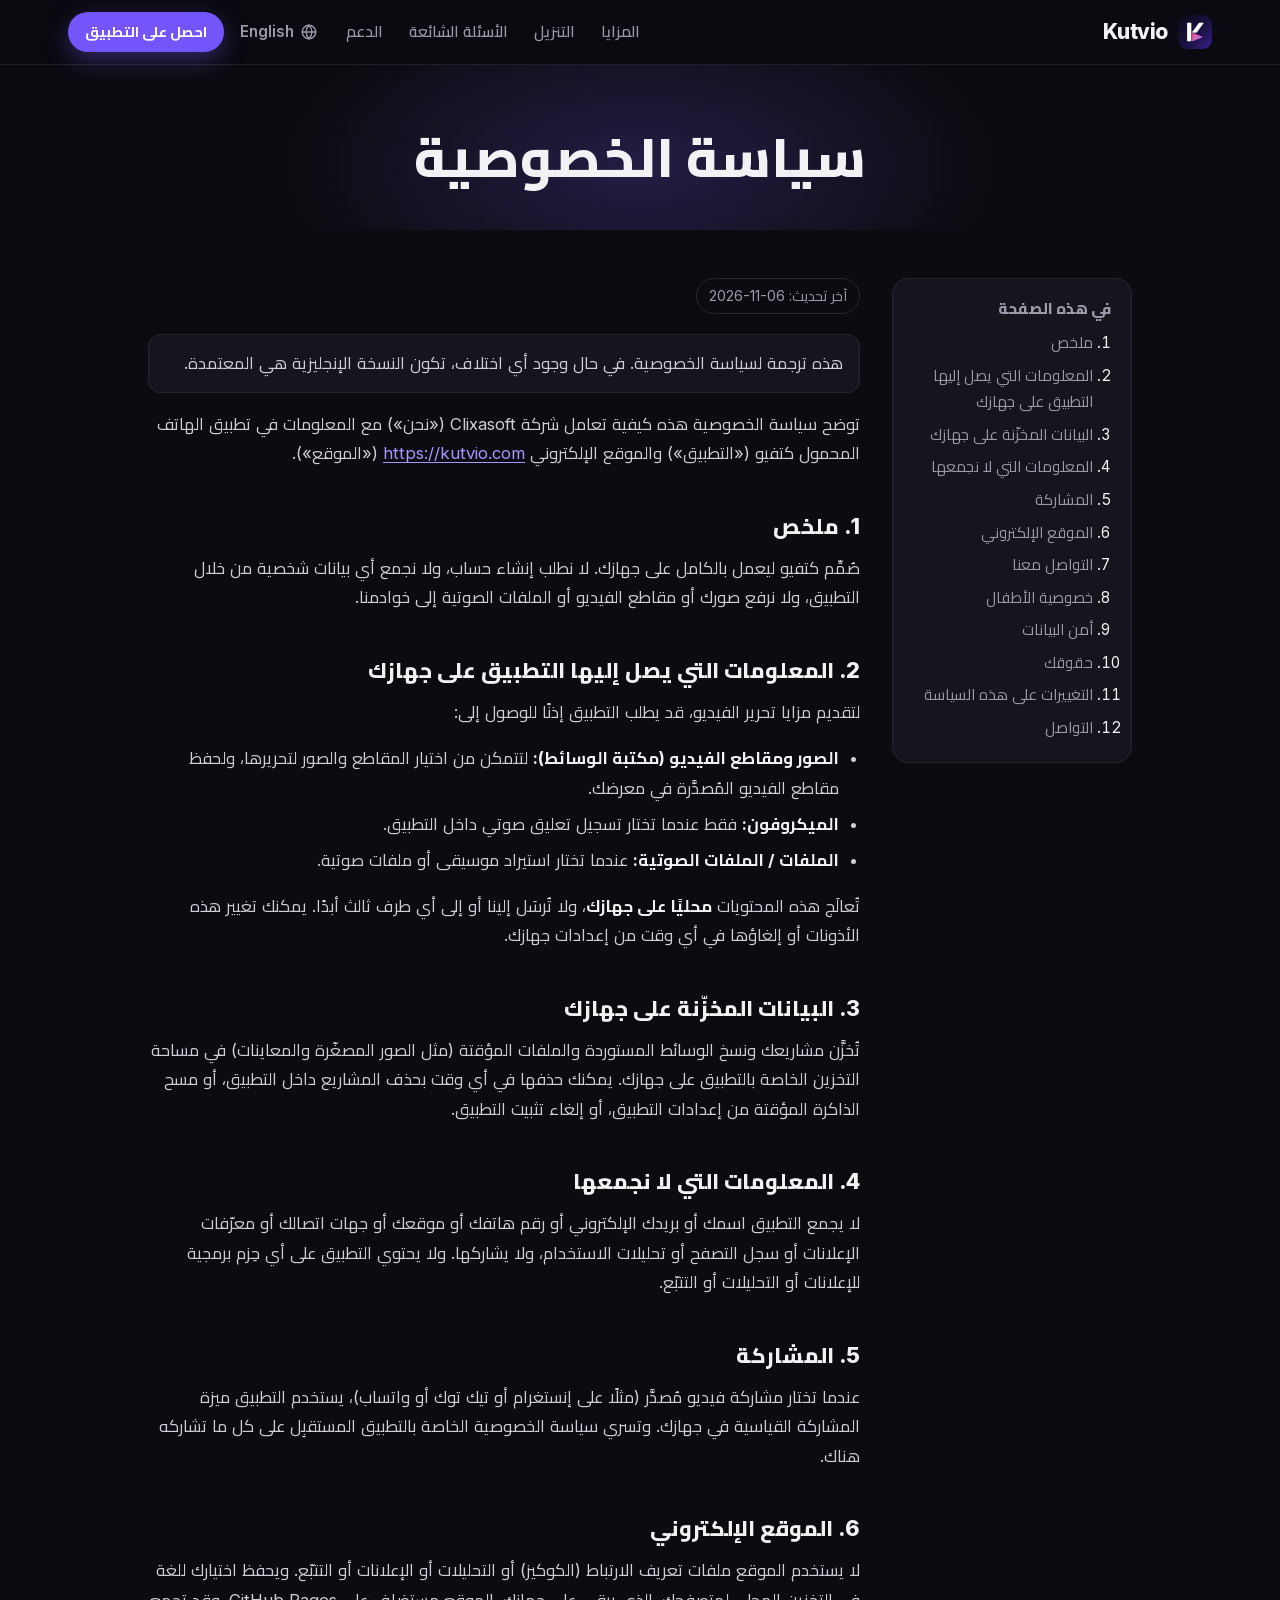
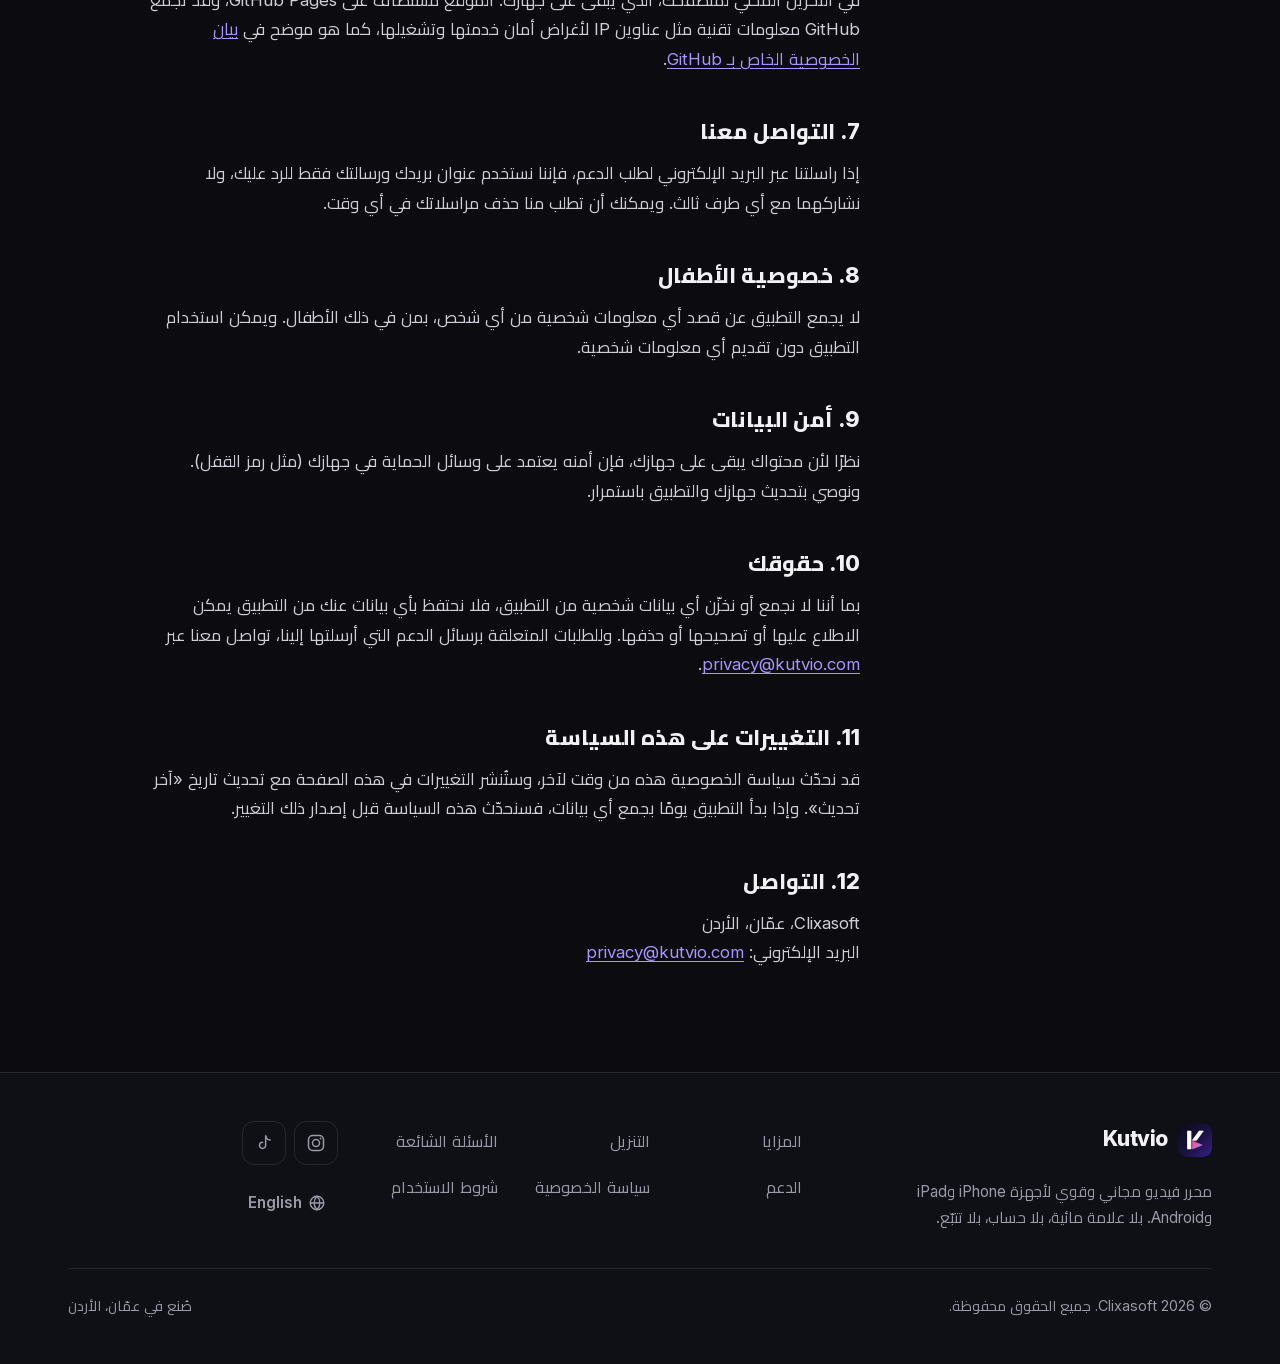
<file: ar/privacy.html>
<!doctype html>
<html lang="ar" dir="rtl" class="no-js">
<head>
  <meta charset="utf-8">
  <meta name="viewport" content="width=device-width, initial-scale=1, viewport-fit=cover">
  <title>سياسة الخصوصية — كتفيو</title>
  <meta name="description" content="يعمل كتفيو بالكامل على جهازك. لا نطلب حسابًا، ولا نجمع بيانات شخصية، ولا نرفع صورك أو مقاطعك أو أصواتك أبدًا.">
  <meta name="theme-color" content="#0B0B10">
  <meta name="color-scheme" content="dark">
  <link rel="canonical" href="https://kutvio.com/ar/privacy.html">
  <link rel="alternate" hreflang="en" href="https://kutvio.com/privacy.html">
  <link rel="alternate" hreflang="ar" href="https://kutvio.com/ar/privacy.html">
  <link rel="alternate" hreflang="x-default" href="https://kutvio.com/privacy.html">
  <meta property="og:type" content="website">
  <meta property="og:site_name" content="Kutvio">
  <meta property="og:title" content="سياسة الخصوصية — كتفيو">
  <meta property="og:description" content="يعمل كتفيو بالكامل على جهازك. لا نطلب حسابًا، ولا نجمع بيانات شخصية، ولا نرفع صورك أو مقاطعك أو أصواتك أبدًا.">
  <meta property="og:url" content="https://kutvio.com/ar/privacy.html">
  <meta property="og:image" content="https://kutvio.com/assets/img/og-image.png">
  <meta property="og:image:width" content="1200">
  <meta property="og:image:height" content="630">
  <meta property="og:image:alt" content="Kutvio — Edit videos like a pro. Free. No watermark.">
  <meta property="og:locale" content="ar_AR">
  <meta name="twitter:card" content="summary_large_image">
  <meta name="twitter:title" content="سياسة الخصوصية — كتفيو">
  <meta name="twitter:description" content="يعمل كتفيو بالكامل على جهازك. لا نطلب حسابًا، ولا نجمع بيانات شخصية، ولا نرفع صورك أو مقاطعك أو أصواتك أبدًا.">
  <meta name="twitter:image" content="https://kutvio.com/assets/img/og-image.png">
  <link rel="icon" href="../assets/img/favicon.svg" type="image/svg+xml">
  <link rel="icon" href="../assets/img/favicon-32.png" sizes="32x32" type="image/png">
  <link rel="apple-touch-icon" href="../assets/img/apple-touch-icon.png">
  <link rel="preload" href="../assets/fonts/cairo-arabic.woff2" as="font" type="font/woff2" crossorigin>
  <link rel="stylesheet" href="../assets/css/style.css">
  <script>document.documentElement.className=document.documentElement.className.replace('no-js','js')</script>
  <script src="../assets/js/main.js" defer></script>
</head>
<body>
  <a class="skip-link" href="#main">انتقل إلى المحتوى</a>
  <header class="site-header">
    <div class="container header-inner">
      <a class="brand" href="index.html" aria-label="Kutvio — الصفحة الرئيسية">
        <img src="../assets/img/favicon.svg" width="34" height="34" alt="">
        <span>Kutvio</span>
      </a>
      <button class="menu-toggle" type="button" aria-expanded="false" aria-controls="site-nav">
        <span class="sr-only">القائمة</span>
        <svg class="icon-open" viewBox="0 0 24 24" fill="none" stroke="currentColor" stroke-width="1.8" stroke-linecap="round" stroke-linejoin="round" aria-hidden="true" focusable="false"><path d="M4 7h16M4 12h16M4 17h16"/></svg>
        <svg class="icon-close" viewBox="0 0 24 24" fill="none" stroke="currentColor" stroke-width="1.8" stroke-linecap="round" stroke-linejoin="round" aria-hidden="true" focusable="false"><path d="M6 6l12 12M18 6L6 18"/></svg>
      </button>
      <nav id="site-nav" class="site-nav" aria-label="القائمة الرئيسية">
        <ul>
          <li><a href="features.html">المزايا</a></li><li><a href="download.html">التنزيل</a></li><li><a href="faq.html">الأسئلة الشائعة</a></li><li><a href="support.html">الدعم</a></li>
        </ul>
        <a class="lang-switch" href="../privacy.html" hreflang="en" lang="en" data-lang="en" title="Read this page in English"><svg viewBox="0 0 24 24" fill="none" stroke="currentColor" stroke-width="1.8" stroke-linecap="round" stroke-linejoin="round" aria-hidden="true" focusable="false"><circle cx="12" cy="12" r="9"/><path d="M3 12h18"/><path d="M12 3c2.6 2.6 3.9 5.6 3.9 9s-1.3 6.4-3.9 9c-2.6-2.6-3.9-5.6-3.9-9S9.4 5.6 12 3z"/></svg>English</a>
        <a class="btn btn-primary btn-sm" href="download.html">احصل على التطبيق</a>
      </nav>
    </div>
  </header>
  <main id="main">
    <section class="page-hero">
      <div class="container">
        <h1>سياسة الخصوصية</h1>
      </div>
    </section>
    <section class="section-sm">
      <div class="container prose-wrap">
        <nav class="toc" aria-label="في هذه الصفحة">
          <h2>في هذه الصفحة</h2>
          <ol><li><a href="#summary">ملخص</a></li><li><a href="#access">المعلومات التي يصل إليها التطبيق على جهازك</a></li><li><a href="#storage">البيانات المخزّنة على جهازك</a></li><li><a href="#not-collected">المعلومات التي لا نجمعها</a></li><li><a href="#sharing">المشاركة</a></li><li><a href="#website">الموقع الإلكتروني</a></li><li><a href="#contact-us">التواصل معنا</a></li><li><a href="#children">خصوصية الأطفال</a></li><li><a href="#security">أمن البيانات</a></li><li><a href="#rights">حقوقك</a></li><li><a href="#changes">التغييرات على هذه السياسة</a></li><li><a href="#contact">التواصل</a></li></ol>
        </nav>
        <article class="prose">
          <span class="updated"><time datetime="2026-11-06">آخر تحديث: <bdi dir="ltr">2026-11-06</bdi></time></span>
          <p class="lang-note">هذه ترجمة لسياسة الخصوصية. في حال وجود أي اختلاف، تكون النسخة الإنجليزية هي المعتمدة.</p>
          <p>توضح سياسة الخصوصية هذه كيفية تعامل شركة Clixasoft («نحن») مع المعلومات في تطبيق الهاتف المحمول كتفيو («التطبيق») والموقع الإلكتروني <a href="https://kutvio.com" dir="ltr">https://kutvio.com</a> («الموقع»).</p>
          <h2 id="summary">1. ملخص</h2><p>صُمِّم كتفيو ليعمل بالكامل على جهازك. لا نطلب إنشاء حساب، ولا نجمع أي بيانات شخصية من خلال التطبيق، ولا نرفع صورك أو مقاطع الفيديو أو الملفات الصوتية إلى خوادمنا.</p><h2 id="access">2. المعلومات التي يصل إليها التطبيق على جهازك</h2><p>لتقديم مزايا تحرير الفيديو، قد يطلب التطبيق إذنًا للوصول إلى:</p><ul><li><strong>الصور ومقاطع الفيديو (مكتبة الوسائط):</strong> لتتمكن من اختيار المقاطع والصور لتحريرها، ولحفظ مقاطع الفيديو المُصدَّرة في معرضك.</li><li><strong>الميكروفون:</strong> فقط عندما تختار تسجيل تعليق صوتي داخل التطبيق.</li><li><strong>الملفات / الملفات الصوتية:</strong> عندما تختار استيراد موسيقى أو ملفات صوتية.</li></ul><p>تُعالَج هذه المحتويات <strong>محليًا على جهازك</strong>، ولا تُرسَل إلينا أو إلى أي طرف ثالث أبدًا. يمكنك تغيير هذه الأذونات أو إلغاؤها في أي وقت من إعدادات جهازك.</p><h2 id="storage">3. البيانات المخزّنة على جهازك</h2><p>تُخزَّن مشاريعك ونسخ الوسائط المستوردة والملفات المؤقتة (مثل الصور المصغّرة والمعاينات) في مساحة التخزين الخاصة بالتطبيق على جهازك. يمكنك حذفها في أي وقت بحذف المشاريع داخل التطبيق، أو مسح الذاكرة المؤقتة من إعدادات التطبيق، أو إلغاء تثبيت التطبيق.</p><h2 id="not-collected">4. المعلومات التي لا نجمعها</h2><p>لا يجمع التطبيق اسمك أو بريدك الإلكتروني أو رقم هاتفك أو موقعك أو جهات اتصالك أو معرّفات الإعلانات أو سجل التصفح أو تحليلات الاستخدام، ولا يشاركها. ولا يحتوي التطبيق على أي حِزم برمجية للإعلانات أو التحليلات أو التتبّع.</p><h2 id="sharing">5. المشاركة</h2><p>عندما تختار مشاركة فيديو مُصدَّر (مثلًا على إنستغرام أو تيك توك أو واتساب)، يستخدم التطبيق ميزة المشاركة القياسية في جهازك. وتسري سياسة الخصوصية الخاصة بالتطبيق المستقبِل على كل ما تشاركه هناك.</p><h2 id="website">6. الموقع الإلكتروني</h2><p>لا يستخدم الموقع ملفات تعريف الارتباط (الكوكيز) أو التحليلات أو الإعلانات أو التتبّع. ويحفظ اختيارك للغة في التخزين المحلي لمتصفحك، الذي يبقى على جهازك. الموقع مستضاف على GitHub Pages، وقد تجمع GitHub معلومات تقنية مثل عناوين IP لأغراض أمان خدمتها وتشغيلها، كما هو موضح في <a href="https://docs.github.com/site-policy/privacy-policies/github-general-privacy-statement" rel="noopener">بيان الخصوصية الخاص بـ GitHub</a>.</p><h2 id="contact-us">7. التواصل معنا</h2><p>إذا راسلتنا عبر البريد الإلكتروني لطلب الدعم، فإننا نستخدم عنوان بريدك ورسالتك فقط للرد عليك، ولا نشاركهما مع أي طرف ثالث. ويمكنك أن تطلب منا حذف مراسلاتك في أي وقت.</p><h2 id="children">8. خصوصية الأطفال</h2><p>لا يجمع التطبيق عن قصد أي معلومات شخصية من أي شخص، بمن في ذلك الأطفال. ويمكن استخدام التطبيق دون تقديم أي معلومات شخصية.</p><h2 id="security">9. أمن البيانات</h2><p>نظرًا لأن محتواك يبقى على جهازك، فإن أمنه يعتمد على وسائل الحماية في جهازك (مثل رمز القفل). ونوصي بتحديث جهازك والتطبيق باستمرار.</p><h2 id="rights">10. حقوقك</h2><p>بما أننا لا نجمع أو نخزّن أي بيانات شخصية من التطبيق، فلا نحتفظ بأي بيانات عنك من التطبيق يمكن الاطلاع عليها أو تصحيحها أو حذفها. وللطلبات المتعلقة برسائل الدعم التي أرسلتها إلينا، تواصل معنا عبر <a href="mailto:privacy@kutvio.com" dir="ltr">privacy@kutvio.com</a>.</p><h2 id="changes">11. التغييرات على هذه السياسة</h2><p>قد نحدّث سياسة الخصوصية هذه من وقت لآخر، وستُنشر التغييرات في هذه الصفحة مع تحديث تاريخ «آخر تحديث». وإذا بدأ التطبيق يومًا بجمع أي بيانات، فسنحدّث هذه السياسة قبل إصدار ذلك التغيير.</p><h2 id="contact">12. التواصل</h2><p>Clixasoft، عمّان، الأردن<br>البريد الإلكتروني: <a href="mailto:privacy@kutvio.com" dir="ltr">privacy@kutvio.com</a></p>
        </article>
      </div>
    </section>

  </main>
  <footer class="site-footer">
    <div class="container">
      <div class="footer-grid">
        <div class="footer-brand">
          <a class="brand" href="index.html" aria-label="Kutvio — الصفحة الرئيسية">
            <img src="../assets/img/favicon.svg" width="34" height="34" alt="" loading="lazy">
            <span>Kutvio</span>
          </a>
          <p>محرر فيديو مجاني وقوي لأجهزة iPhone وiPad وAndroid. بلا علامة مائية، بلا حساب، بلا تتبّع.</p>
        </div>
        <nav aria-label="روابط التذييل">
          <ul class="footer-links"><li><a href="features.html">المزايا</a></li><li><a href="download.html">التنزيل</a></li><li><a href="faq.html">الأسئلة الشائعة</a></li><li><a href="support.html">الدعم</a></li><li><a href="privacy.html">سياسة الخصوصية</a></li><li><a href="terms.html">شروط الاستخدام</a></li></ul>
        </nav>
        <div class="footer-side">
          <div class="socials" aria-label="تابع كتفيو">
            <a href="https://instagram.com/kutvio" rel="noopener me" aria-label="Instagram"><svg viewBox="0 0 24 24" fill="none" stroke="currentColor" stroke-width="1.8" stroke-linecap="round" stroke-linejoin="round" aria-hidden="true" focusable="false"><rect x="3" y="3" width="18" height="18" rx="5"/><circle cx="12" cy="12" r="4.2"/><circle cx="17.4" cy="6.6" r="1.1" fill="currentColor" stroke="none"/></svg></a>
            <a href="https://tiktok.com/@kutvio" rel="noopener me" aria-label="TikTok"><svg viewBox="0 0 24 24" fill="none" stroke="currentColor" stroke-width="1.8" stroke-linecap="round" stroke-linejoin="round" aria-hidden="true" focusable="false"><path d="M14 3.5v11.3a3.7 3.7 0 1 1-3.7-3.7"/><path d="M14 3.5c.5 2.9 2.4 4.7 5.3 5"/></svg></a>
          </div>
          <a class="lang-switch" href="../privacy.html" hreflang="en" lang="en" data-lang="en" title="Read this page in English"><svg viewBox="0 0 24 24" fill="none" stroke="currentColor" stroke-width="1.8" stroke-linecap="round" stroke-linejoin="round" aria-hidden="true" focusable="false"><circle cx="12" cy="12" r="9"/><path d="M3 12h18"/><path d="M12 3c2.6 2.6 3.9 5.6 3.9 9s-1.3 6.4-3.9 9c-2.6-2.6-3.9-5.6-3.9-9S9.4 5.6 12 3z"/></svg>English</a>
        </div>
      </div>
      <div class="footer-bottom">
        <p>&copy; <span data-year>2026</span> Clixasoft. جميع الحقوق محفوظة.</p>
        <p>صُنع في عمّان، الأردن</p>
      </div>
    </div>
  </footer>
</body>
</html>
</file>
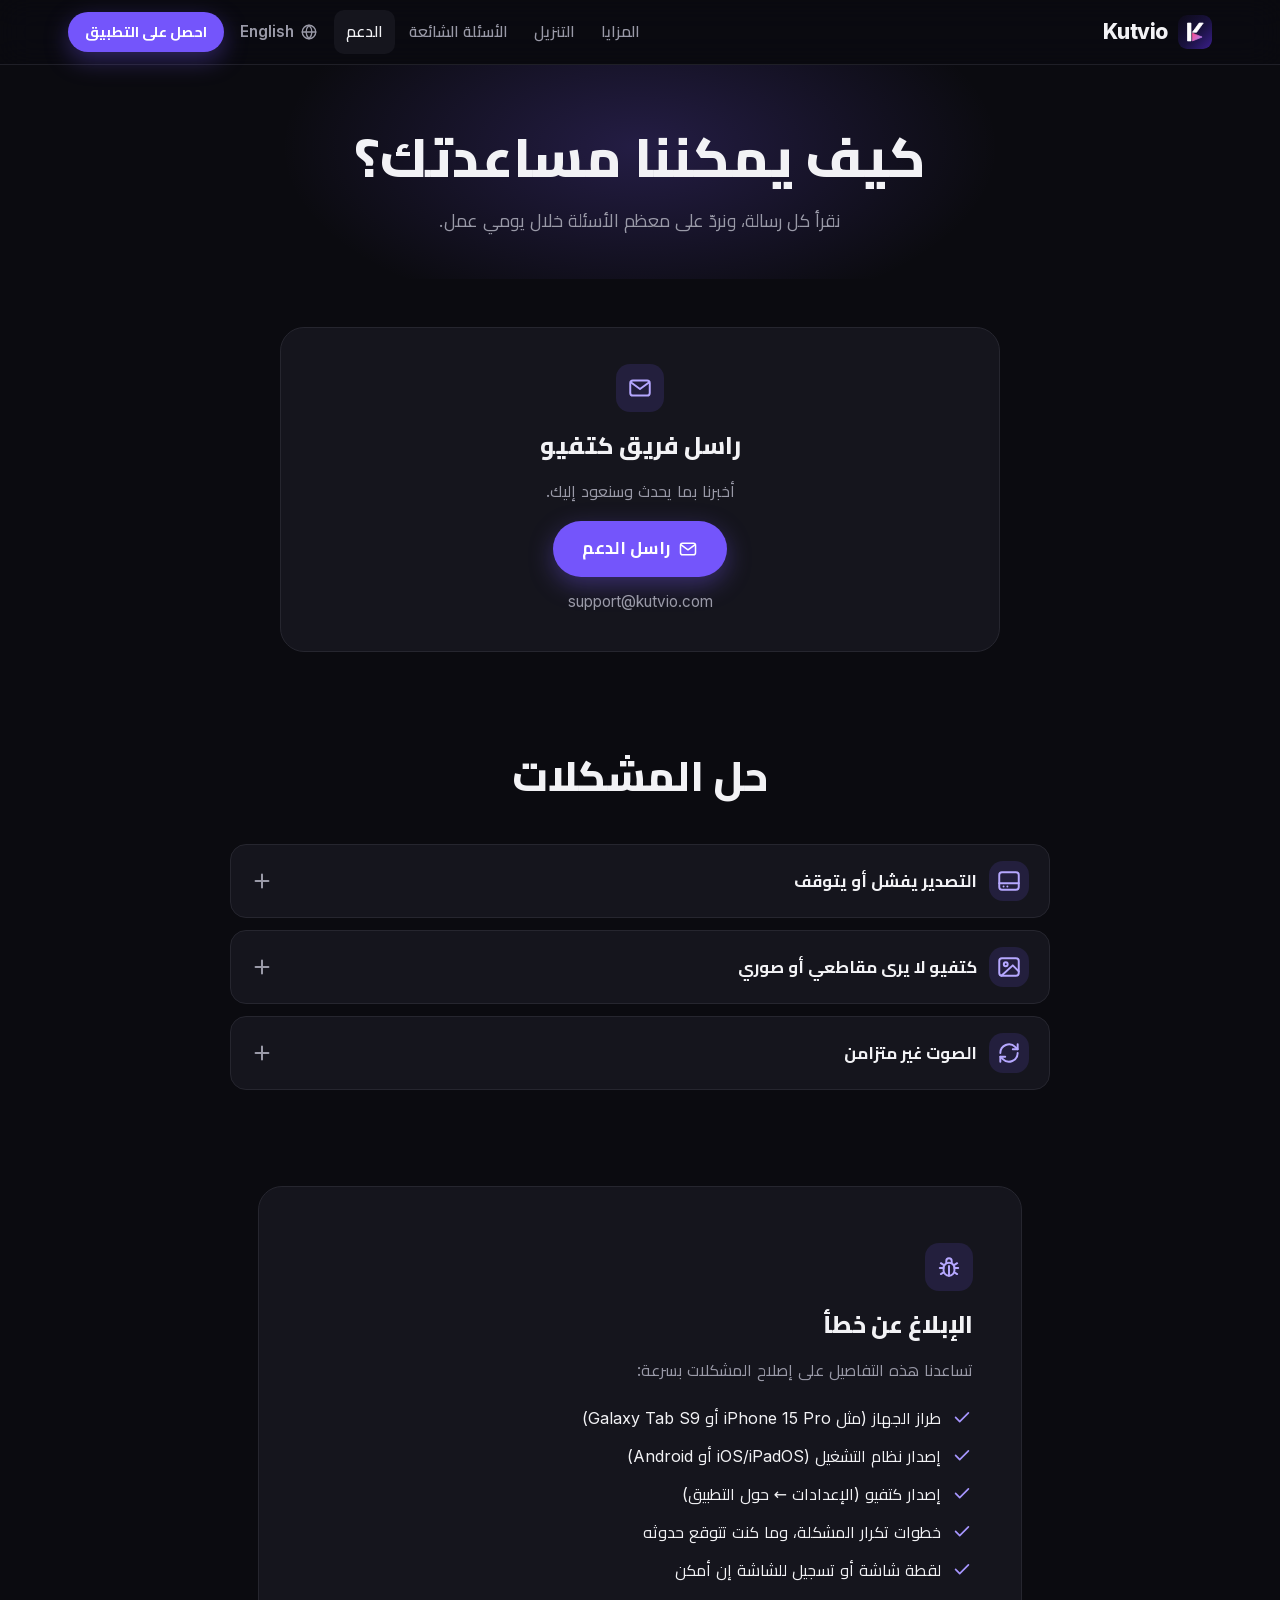
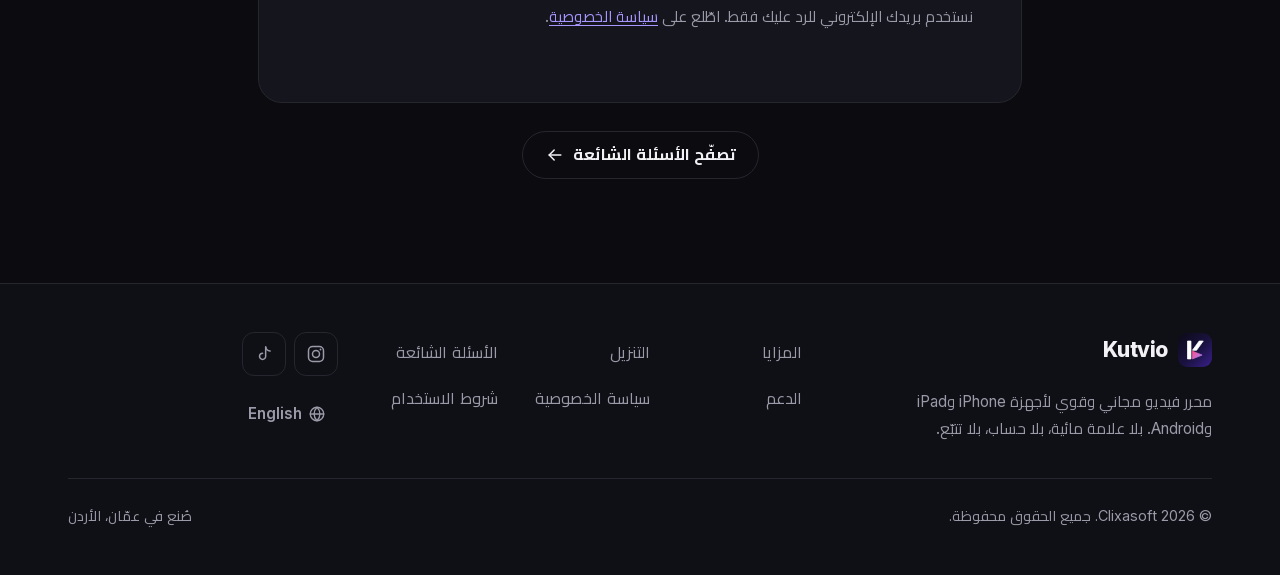
<file: ar/support.html>
<!doctype html>
<html lang="ar" dir="rtl" class="no-js">
<head>
  <meta charset="utf-8">
  <meta name="viewport" content="width=device-width, initial-scale=1, viewport-fit=cover">
  <title>الدعم — محرر الفيديو كتفيو</title>
  <meta name="description" content="احصل على المساعدة في كتفيو. راسلنا على support@kutvio.com، وحلّ المشكلات الشائعة في التصدير والوصول إلى الصور وتزامن الصوت، وتعرّف على طريقة الإبلاغ عن خطأ.">
  <meta name="theme-color" content="#0B0B10">
  <meta name="color-scheme" content="dark">
  <link rel="canonical" href="https://kutvio.com/ar/support.html">
  <link rel="alternate" hreflang="en" href="https://kutvio.com/support.html">
  <link rel="alternate" hreflang="ar" href="https://kutvio.com/ar/support.html">
  <link rel="alternate" hreflang="x-default" href="https://kutvio.com/support.html">
  <meta property="og:type" content="website">
  <meta property="og:site_name" content="Kutvio">
  <meta property="og:title" content="الدعم — محرر الفيديو كتفيو">
  <meta property="og:description" content="احصل على المساعدة في كتفيو. راسلنا على support@kutvio.com، وحلّ المشكلات الشائعة في التصدير والوصول إلى الصور وتزامن الصوت، وتعرّف على طريقة الإبلاغ عن خطأ.">
  <meta property="og:url" content="https://kutvio.com/ar/support.html">
  <meta property="og:image" content="https://kutvio.com/assets/img/og-image.png">
  <meta property="og:image:width" content="1200">
  <meta property="og:image:height" content="630">
  <meta property="og:image:alt" content="Kutvio — Edit videos like a pro. Free. No watermark.">
  <meta property="og:locale" content="ar_AR">
  <meta name="twitter:card" content="summary_large_image">
  <meta name="twitter:title" content="الدعم — محرر الفيديو كتفيو">
  <meta name="twitter:description" content="احصل على المساعدة في كتفيو. راسلنا على support@kutvio.com، وحلّ المشكلات الشائعة في التصدير والوصول إلى الصور وتزامن الصوت، وتعرّف على طريقة الإبلاغ عن خطأ.">
  <meta name="twitter:image" content="https://kutvio.com/assets/img/og-image.png">
  <link rel="icon" href="../assets/img/favicon.svg" type="image/svg+xml">
  <link rel="icon" href="../assets/img/favicon-32.png" sizes="32x32" type="image/png">
  <link rel="apple-touch-icon" href="../assets/img/apple-touch-icon.png">
  <link rel="preload" href="../assets/fonts/cairo-arabic.woff2" as="font" type="font/woff2" crossorigin>
  <link rel="stylesheet" href="../assets/css/style.css">
  <script>document.documentElement.className=document.documentElement.className.replace('no-js','js')</script>
  <script src="../assets/js/main.js" defer></script>
</head>
<body>
  <a class="skip-link" href="#main">انتقل إلى المحتوى</a>
  <header class="site-header">
    <div class="container header-inner">
      <a class="brand" href="index.html" aria-label="Kutvio — الصفحة الرئيسية">
        <img src="../assets/img/favicon.svg" width="34" height="34" alt="">
        <span>Kutvio</span>
      </a>
      <button class="menu-toggle" type="button" aria-expanded="false" aria-controls="site-nav">
        <span class="sr-only">القائمة</span>
        <svg class="icon-open" viewBox="0 0 24 24" fill="none" stroke="currentColor" stroke-width="1.8" stroke-linecap="round" stroke-linejoin="round" aria-hidden="true" focusable="false"><path d="M4 7h16M4 12h16M4 17h16"/></svg>
        <svg class="icon-close" viewBox="0 0 24 24" fill="none" stroke="currentColor" stroke-width="1.8" stroke-linecap="round" stroke-linejoin="round" aria-hidden="true" focusable="false"><path d="M6 6l12 12M18 6L6 18"/></svg>
      </button>
      <nav id="site-nav" class="site-nav" aria-label="القائمة الرئيسية">
        <ul>
          <li><a href="features.html">المزايا</a></li><li><a href="download.html">التنزيل</a></li><li><a href="faq.html">الأسئلة الشائعة</a></li><li><a href="support.html" aria-current="page">الدعم</a></li>
        </ul>
        <a class="lang-switch" href="../support.html" hreflang="en" lang="en" data-lang="en" title="Read this page in English"><svg viewBox="0 0 24 24" fill="none" stroke="currentColor" stroke-width="1.8" stroke-linecap="round" stroke-linejoin="round" aria-hidden="true" focusable="false"><circle cx="12" cy="12" r="9"/><path d="M3 12h18"/><path d="M12 3c2.6 2.6 3.9 5.6 3.9 9s-1.3 6.4-3.9 9c-2.6-2.6-3.9-5.6-3.9-9S9.4 5.6 12 3z"/></svg>English</a>
        <a class="btn btn-primary btn-sm" href="download.html">احصل على التطبيق</a>
      </nav>
    </div>
  </header>
  <main id="main">
    <section class="page-hero">
      <div class="container">
        <h1>كيف يمكننا مساعدتك؟</h1>
        <p>نقرأ كل رسالة، ونردّ على معظم الأسئلة خلال يومي عمل.</p>
      </div>
    </section>
    <section class="section-sm">
      <div class="container">
        <div class="support-hero-card reveal">
          <span class="icon-tile"><svg viewBox="0 0 24 24" fill="none" stroke="currentColor" stroke-width="1.8" stroke-linecap="round" stroke-linejoin="round" aria-hidden="true" focusable="false"><rect x="3" y="5" width="18" height="14" rx="2.5"/><path d="M3.8 7l8.2 6 8.2-6"/></svg></span>
          <h2>راسل فريق كتفيو</h2>
          <p class="muted">أخبرنا بما يحدث وسنعود إليك.</p>
          <a class="btn btn-primary btn-lg" href="mailto:support@kutvio.com?subject=%D8%AF%D8%B9%D9%85%20Kutvio"><svg viewBox="0 0 24 24" fill="none" stroke="currentColor" stroke-width="1.8" stroke-linecap="round" stroke-linejoin="round" aria-hidden="true" focusable="false"><rect x="3" y="5" width="18" height="14" rx="2.5"/><path d="M3.8 7l8.2 6 8.2-6"/></svg>راسل الدعم</a>
          <span class="email">support@kutvio.com</span>
        </div>
      </div>
    </section>
    <section class="section-sm">
      <div class="container">
        <div class="section-head reveal"><h2>حل المشكلات</h2></div>
        <div class="faq"><details class="reveal"><summary><span style="display:inline-flex;gap:12px;align-items:center"><span class="icon-tile" style="margin:0;width:40px;height:40px"><svg viewBox="0 0 24 24" fill="none" stroke="currentColor" stroke-width="1.8" stroke-linecap="round" stroke-linejoin="round" aria-hidden="true" focusable="false"><rect x="3" y="4" width="18" height="16" rx="2.5"/><path d="M3 14h18"/><path d="M7 17h.01M10.5 17h.01"/></svg></span>التصدير يفشل أو يتوقف</span></summary><div class="answer"><ul><li>تأكد من توفر مساحة تخزين كافية على جهازك — ضعف الحجم التقديري المعروض في نافذة التصدير على الأقل.</li><li>جرّب دقة أو معدل إطارات أقل (مثل 1080p بمعدل 30 إطارًا).</li><li>أبقِ كتفيو مفتوحًا والشاشة مضاءة حتى ينتهي التصدير، فقد يوقف النظام التصدير في الخلفية.</li><li>أعد تشغيل التطبيق وحاول مرة أخرى.</li></ul></div></details><details class="reveal"><summary><span style="display:inline-flex;gap:12px;align-items:center"><span class="icon-tile" style="margin:0;width:40px;height:40px"><svg viewBox="0 0 24 24" fill="none" stroke="currentColor" stroke-width="1.8" stroke-linecap="round" stroke-linejoin="round" aria-hidden="true" focusable="false"><rect x="3" y="4" width="18" height="16" rx="2.5"/><circle cx="9" cy="9.5" r="1.8"/><path d="M21 16l-5.5-5.5L5 20"/></svg></span>كتفيو لا يرى مقاطعي أو صوري</span></summary><div class="answer"><ul><li><strong>iPhone/iPad:</strong> افتح الإعدادات ← Kutvio ← الصور واختر <em>الوصول الكامل</em>، أو اضغط <em>إدارة</em> في منتقي كتفيو لإضافة عناصر إلى <em>الوصول المحدود</em>.</li><li><strong>Android:</strong> افتح الإعدادات ← التطبيقات ← Kutvio ← الأذونات ← الصور ومقاطع الفيديو، واسمح بالوصول.</li><li>قد تحتاج المقاطع المخزّنة في iCloud فقط إلى التنزيل أولًا — تأكد من اتصالك بالإنترنت أثناء الاستيراد.</li></ul></div></details><details class="reveal"><summary><span style="display:inline-flex;gap:12px;align-items:center"><span class="icon-tile" style="margin:0;width:40px;height:40px"><svg viewBox="0 0 24 24" fill="none" stroke="currentColor" stroke-width="1.8" stroke-linecap="round" stroke-linejoin="round" aria-hidden="true" focusable="false"><path d="M4 12a8 8 0 0 1 13.7-5.6L20 8.5"/><path d="M20 4v4.5h-4.5"/><path d="M20 12a8 8 0 0 1-13.7 5.6L4 15.5"/><path d="M4 20v-4.5h4.5"/></svg></span>الصوت غير متزامن</span></summary><div class="answer"><ul><li>حدّث كتفيو إلى أحدث إصدار.</li><li>احذف المقطع واستورده مرة أخرى.</li><li>إذا كان المقطع بسرعة عالية جدًا أو منخفضة جدًا، فقد تكون المعاينة تقريبية — أما الفيديو المُصدَّر فيكون متزامنًا دائمًا.</li></ul></div></details></div>
      </div>
    </section>
    <section class="section-sm">
      <div class="container" style="max-width:820px">
        <div class="panel reveal">
          <span class="icon-tile"><svg viewBox="0 0 24 24" fill="none" stroke="currentColor" stroke-width="1.8" stroke-linecap="round" stroke-linejoin="round" aria-hidden="true" focusable="false"><rect x="7" y="8" width="10" height="12" rx="5"/><path d="M9.5 8V6.5a2.5 2.5 0 0 1 5 0V8"/><path d="M3.5 13H7M17 13h3.5M4.5 8.5L7 10M19.5 8.5L17 10M4.5 18.5L7 17M19.5 18.5L17 17M12 11v9"/></svg></span>
          <h2>الإبلاغ عن خطأ</h2>
          <p class="muted">تساعدنا هذه التفاصيل على إصلاح المشكلات بسرعة:</p>
          <ul class="check-list"><li><svg viewBox="0 0 24 24" fill="none" stroke="currentColor" stroke-width="1.8" stroke-linecap="round" stroke-linejoin="round" aria-hidden="true" focusable="false"><path d="M5 12.5l4.5 4.5L19 7.5"/></svg><span>طراز الجهاز (مثل iPhone 15 Pro أو Galaxy Tab S9)</span></li><li><svg viewBox="0 0 24 24" fill="none" stroke="currentColor" stroke-width="1.8" stroke-linecap="round" stroke-linejoin="round" aria-hidden="true" focusable="false"><path d="M5 12.5l4.5 4.5L19 7.5"/></svg><span>إصدار نظام التشغيل (iOS/iPadOS أو Android)</span></li><li><svg viewBox="0 0 24 24" fill="none" stroke="currentColor" stroke-width="1.8" stroke-linecap="round" stroke-linejoin="round" aria-hidden="true" focusable="false"><path d="M5 12.5l4.5 4.5L19 7.5"/></svg><span>إصدار كتفيو (الإعدادات ← حول التطبيق)</span></li><li><svg viewBox="0 0 24 24" fill="none" stroke="currentColor" stroke-width="1.8" stroke-linecap="round" stroke-linejoin="round" aria-hidden="true" focusable="false"><path d="M5 12.5l4.5 4.5L19 7.5"/></svg><span>خطوات تكرار المشكلة، وما كنت تتوقع حدوثه</span></li><li><svg viewBox="0 0 24 24" fill="none" stroke="currentColor" stroke-width="1.8" stroke-linecap="round" stroke-linejoin="round" aria-hidden="true" focusable="false"><path d="M5 12.5l4.5 4.5L19 7.5"/></svg><span>لقطة شاشة أو تسجيل للشاشة إن أمكن</span></li></ul>
          <p class="muted" style="margin-top:20px;font-size:.95rem">نستخدم بريدك الإلكتروني للرد عليك فقط. اطّلع على <a href="privacy.html">سياسة الخصوصية</a>.</p>
        </div>
        <p style="text-align:center;margin-top:28px"><a class="btn btn-ghost" href="faq.html">تصفّح الأسئلة الشائعة<svg class="flip-rtl" viewBox="0 0 24 24" fill="none" stroke="currentColor" stroke-width="1.8" stroke-linecap="round" stroke-linejoin="round" aria-hidden="true" focusable="false"><path d="M5 12h14"/><path d="M13 6l6 6-6 6"/></svg></a></p>
      </div>
    </section>

  </main>
  <footer class="site-footer">
    <div class="container">
      <div class="footer-grid">
        <div class="footer-brand">
          <a class="brand" href="index.html" aria-label="Kutvio — الصفحة الرئيسية">
            <img src="../assets/img/favicon.svg" width="34" height="34" alt="" loading="lazy">
            <span>Kutvio</span>
          </a>
          <p>محرر فيديو مجاني وقوي لأجهزة iPhone وiPad وAndroid. بلا علامة مائية، بلا حساب، بلا تتبّع.</p>
        </div>
        <nav aria-label="روابط التذييل">
          <ul class="footer-links"><li><a href="features.html">المزايا</a></li><li><a href="download.html">التنزيل</a></li><li><a href="faq.html">الأسئلة الشائعة</a></li><li><a href="support.html">الدعم</a></li><li><a href="privacy.html">سياسة الخصوصية</a></li><li><a href="terms.html">شروط الاستخدام</a></li></ul>
        </nav>
        <div class="footer-side">
          <div class="socials" aria-label="تابع كتفيو">
            <a href="https://instagram.com/kutvio" rel="noopener me" aria-label="Instagram"><svg viewBox="0 0 24 24" fill="none" stroke="currentColor" stroke-width="1.8" stroke-linecap="round" stroke-linejoin="round" aria-hidden="true" focusable="false"><rect x="3" y="3" width="18" height="18" rx="5"/><circle cx="12" cy="12" r="4.2"/><circle cx="17.4" cy="6.6" r="1.1" fill="currentColor" stroke="none"/></svg></a>
            <a href="https://tiktok.com/@kutvio" rel="noopener me" aria-label="TikTok"><svg viewBox="0 0 24 24" fill="none" stroke="currentColor" stroke-width="1.8" stroke-linecap="round" stroke-linejoin="round" aria-hidden="true" focusable="false"><path d="M14 3.5v11.3a3.7 3.7 0 1 1-3.7-3.7"/><path d="M14 3.5c.5 2.9 2.4 4.7 5.3 5"/></svg></a>
          </div>
          <a class="lang-switch" href="../support.html" hreflang="en" lang="en" data-lang="en" title="Read this page in English"><svg viewBox="0 0 24 24" fill="none" stroke="currentColor" stroke-width="1.8" stroke-linecap="round" stroke-linejoin="round" aria-hidden="true" focusable="false"><circle cx="12" cy="12" r="9"/><path d="M3 12h18"/><path d="M12 3c2.6 2.6 3.9 5.6 3.9 9s-1.3 6.4-3.9 9c-2.6-2.6-3.9-5.6-3.9-9S9.4 5.6 12 3z"/></svg>English</a>
        </div>
      </div>
      <div class="footer-bottom">
        <p>&copy; <span data-year>2026</span> Clixasoft. جميع الحقوق محفوظة.</p>
        <p>صُنع في عمّان، الأردن</p>
      </div>
    </div>
  </footer>
</body>
</html>
</file>
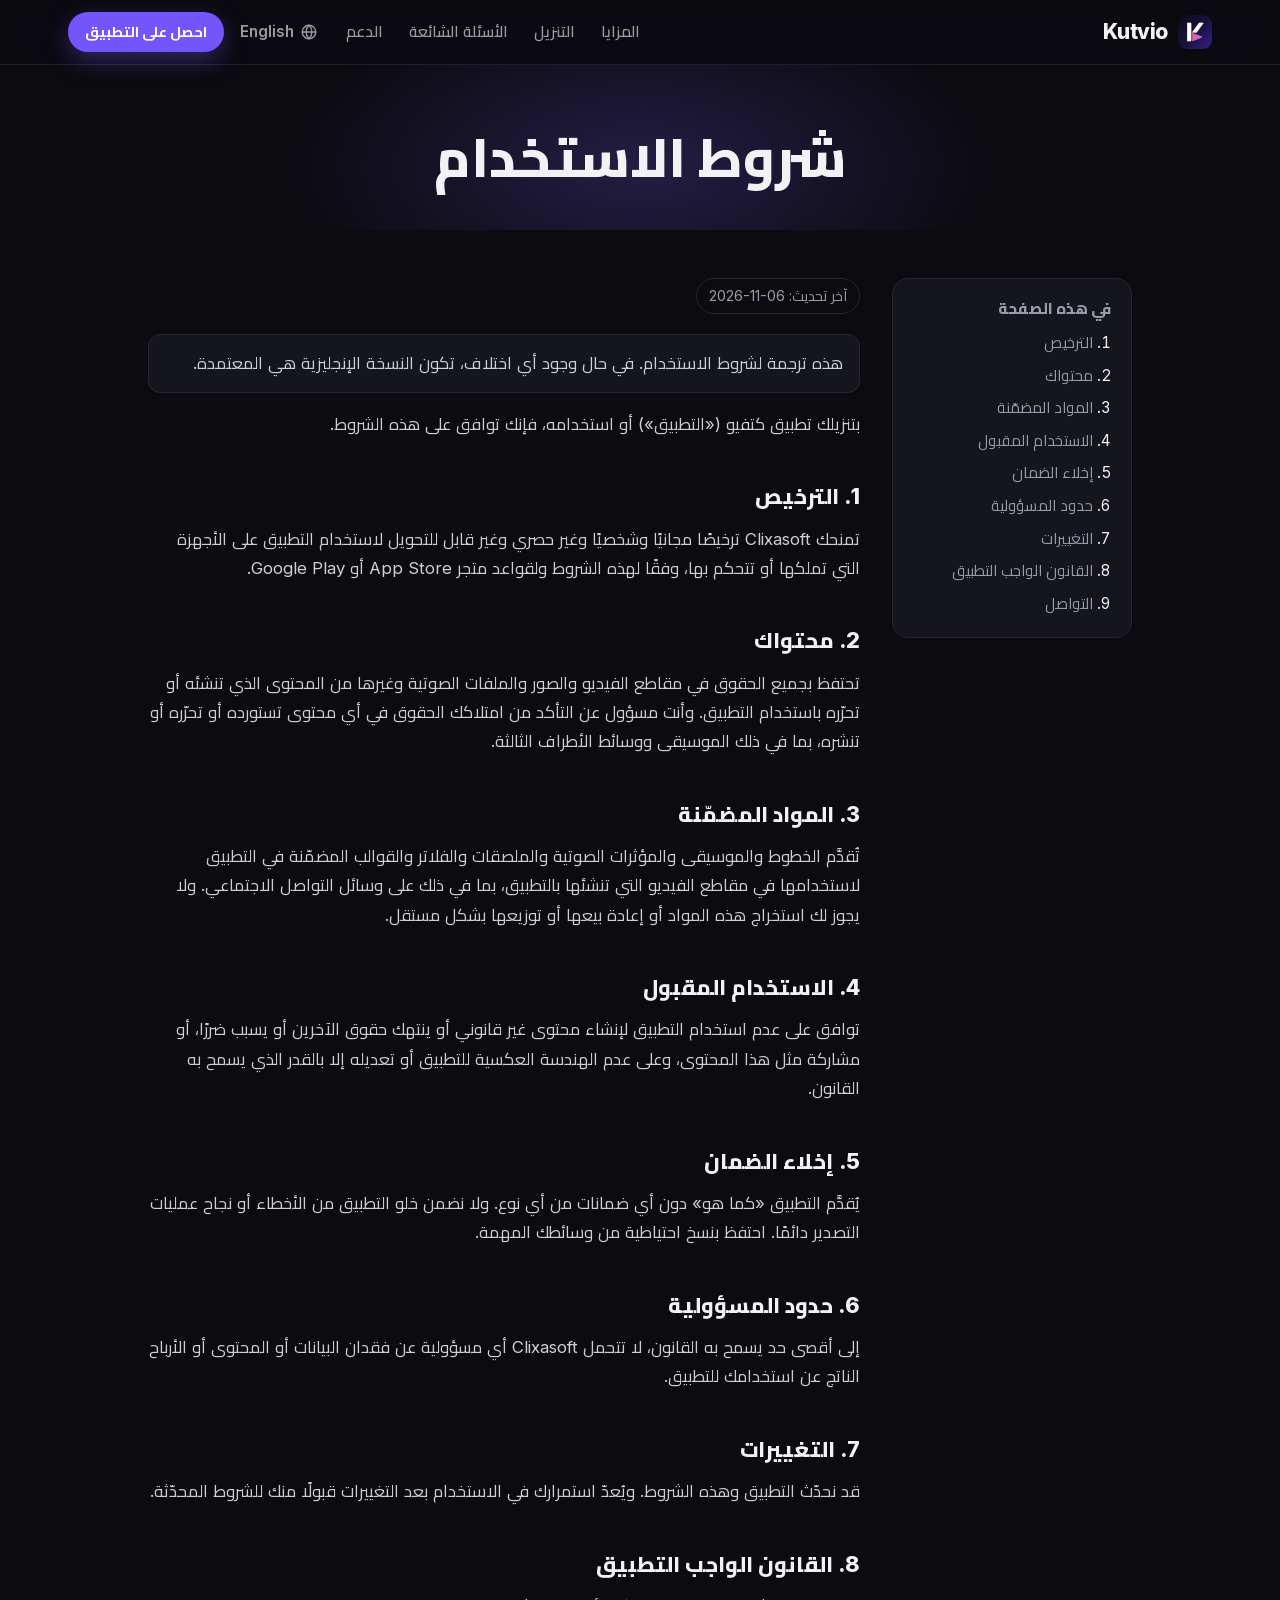
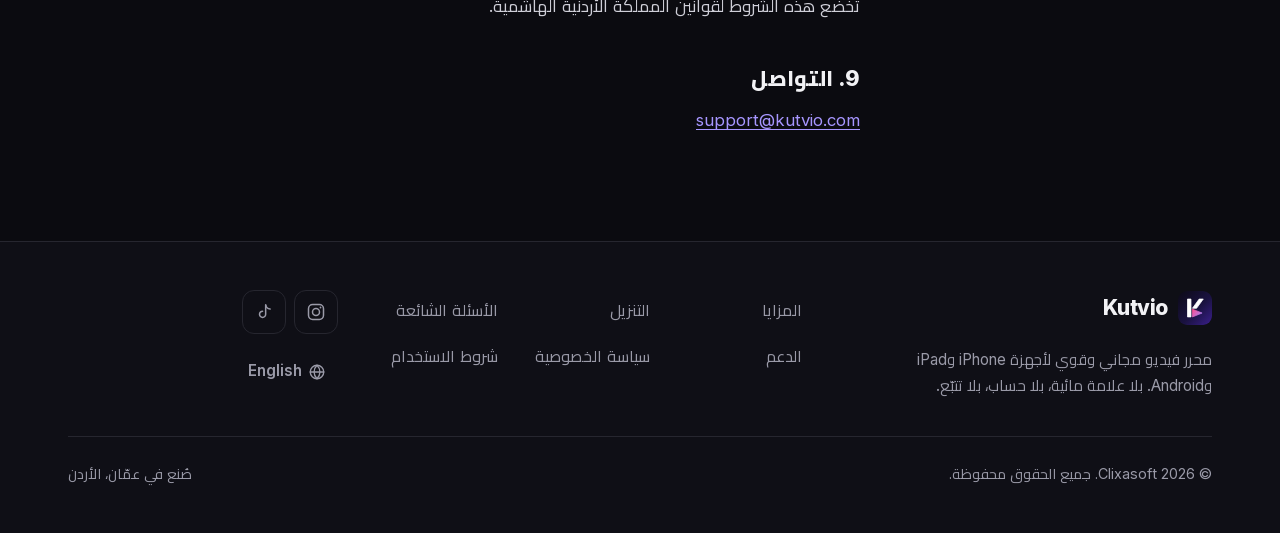
<file: ar/terms.html>
<!doctype html>
<html lang="ar" dir="rtl" class="no-js">
<head>
  <meta charset="utf-8">
  <meta name="viewport" content="width=device-width, initial-scale=1, viewport-fit=cover">
  <title>شروط الاستخدام — كتفيو</title>
  <meta name="description" content="شروط استخدام كتفيو، محرر الفيديو المجاني من Clixasoft: الترخيص، ومحتواك، والمواد المضمّنة، والاستخدام المقبول وغير ذلك.">
  <meta name="theme-color" content="#0B0B10">
  <meta name="color-scheme" content="dark">
  <link rel="canonical" href="https://kutvio.com/ar/terms.html">
  <link rel="alternate" hreflang="en" href="https://kutvio.com/terms.html">
  <link rel="alternate" hreflang="ar" href="https://kutvio.com/ar/terms.html">
  <link rel="alternate" hreflang="x-default" href="https://kutvio.com/terms.html">
  <meta property="og:type" content="website">
  <meta property="og:site_name" content="Kutvio">
  <meta property="og:title" content="شروط الاستخدام — كتفيو">
  <meta property="og:description" content="شروط استخدام كتفيو، محرر الفيديو المجاني من Clixasoft: الترخيص، ومحتواك، والمواد المضمّنة، والاستخدام المقبول وغير ذلك.">
  <meta property="og:url" content="https://kutvio.com/ar/terms.html">
  <meta property="og:image" content="https://kutvio.com/assets/img/og-image.png">
  <meta property="og:image:width" content="1200">
  <meta property="og:image:height" content="630">
  <meta property="og:image:alt" content="Kutvio — Edit videos like a pro. Free. No watermark.">
  <meta property="og:locale" content="ar_AR">
  <meta name="twitter:card" content="summary_large_image">
  <meta name="twitter:title" content="شروط الاستخدام — كتفيو">
  <meta name="twitter:description" content="شروط استخدام كتفيو، محرر الفيديو المجاني من Clixasoft: الترخيص، ومحتواك، والمواد المضمّنة، والاستخدام المقبول وغير ذلك.">
  <meta name="twitter:image" content="https://kutvio.com/assets/img/og-image.png">
  <link rel="icon" href="../assets/img/favicon.svg" type="image/svg+xml">
  <link rel="icon" href="../assets/img/favicon-32.png" sizes="32x32" type="image/png">
  <link rel="apple-touch-icon" href="../assets/img/apple-touch-icon.png">
  <link rel="preload" href="../assets/fonts/cairo-arabic.woff2" as="font" type="font/woff2" crossorigin>
  <link rel="stylesheet" href="../assets/css/style.css">
  <script>document.documentElement.className=document.documentElement.className.replace('no-js','js')</script>
  <script src="../assets/js/main.js" defer></script>
</head>
<body>
  <a class="skip-link" href="#main">انتقل إلى المحتوى</a>
  <header class="site-header">
    <div class="container header-inner">
      <a class="brand" href="index.html" aria-label="Kutvio — الصفحة الرئيسية">
        <img src="../assets/img/favicon.svg" width="34" height="34" alt="">
        <span>Kutvio</span>
      </a>
      <button class="menu-toggle" type="button" aria-expanded="false" aria-controls="site-nav">
        <span class="sr-only">القائمة</span>
        <svg class="icon-open" viewBox="0 0 24 24" fill="none" stroke="currentColor" stroke-width="1.8" stroke-linecap="round" stroke-linejoin="round" aria-hidden="true" focusable="false"><path d="M4 7h16M4 12h16M4 17h16"/></svg>
        <svg class="icon-close" viewBox="0 0 24 24" fill="none" stroke="currentColor" stroke-width="1.8" stroke-linecap="round" stroke-linejoin="round" aria-hidden="true" focusable="false"><path d="M6 6l12 12M18 6L6 18"/></svg>
      </button>
      <nav id="site-nav" class="site-nav" aria-label="القائمة الرئيسية">
        <ul>
          <li><a href="features.html">المزايا</a></li><li><a href="download.html">التنزيل</a></li><li><a href="faq.html">الأسئلة الشائعة</a></li><li><a href="support.html">الدعم</a></li>
        </ul>
        <a class="lang-switch" href="../terms.html" hreflang="en" lang="en" data-lang="en" title="Read this page in English"><svg viewBox="0 0 24 24" fill="none" stroke="currentColor" stroke-width="1.8" stroke-linecap="round" stroke-linejoin="round" aria-hidden="true" focusable="false"><circle cx="12" cy="12" r="9"/><path d="M3 12h18"/><path d="M12 3c2.6 2.6 3.9 5.6 3.9 9s-1.3 6.4-3.9 9c-2.6-2.6-3.9-5.6-3.9-9S9.4 5.6 12 3z"/></svg>English</a>
        <a class="btn btn-primary btn-sm" href="download.html">احصل على التطبيق</a>
      </nav>
    </div>
  </header>
  <main id="main">
    <section class="page-hero">
      <div class="container">
        <h1>شروط الاستخدام</h1>
      </div>
    </section>
    <section class="section-sm">
      <div class="container prose-wrap">
        <nav class="toc" aria-label="في هذه الصفحة">
          <h2>في هذه الصفحة</h2>
          <ol><li><a href="#license">الترخيص</a></li><li><a href="#content">محتواك</a></li><li><a href="#assets">المواد المضمّنة</a></li><li><a href="#use">الاستخدام المقبول</a></li><li><a href="#warranty">إخلاء الضمان</a></li><li><a href="#liability">حدود المسؤولية</a></li><li><a href="#changes">التغييرات</a></li><li><a href="#law">القانون الواجب التطبيق</a></li><li><a href="#contact">التواصل</a></li></ol>
        </nav>
        <article class="prose">
          <span class="updated"><time datetime="2026-11-06">آخر تحديث: <bdi dir="ltr">2026-11-06</bdi></time></span>
          <p class="lang-note">هذه ترجمة لشروط الاستخدام. في حال وجود أي اختلاف، تكون النسخة الإنجليزية هي المعتمدة.</p>
          <p>بتنزيلك تطبيق كتفيو («التطبيق») أو استخدامه، فإنك توافق على هذه الشروط.</p>
          <h2 id="license">1. الترخيص</h2><p>تمنحك Clixasoft ترخيصًا مجانيًا وشخصيًا وغير حصري وغير قابل للتحويل لاستخدام التطبيق على الأجهزة التي تملكها أو تتحكم بها، وفقًا لهذه الشروط ولقواعد متجر App Store أو Google Play.</p><h2 id="content">2. محتواك</h2><p>تحتفظ بجميع الحقوق في مقاطع الفيديو والصور والملفات الصوتية وغيرها من المحتوى الذي تنشئه أو تحرّره باستخدام التطبيق. وأنت مسؤول عن التأكد من امتلاكك الحقوق في أي محتوى تستورده أو تحرّره أو تنشره، بما في ذلك الموسيقى ووسائط الأطراف الثالثة.</p><h2 id="assets">3. المواد المضمّنة</h2><p>تُقدَّم الخطوط والموسيقى والمؤثرات الصوتية والملصقات والفلاتر والقوالب المضمّنة في التطبيق لاستخدامها في مقاطع الفيديو التي تنشئها بالتطبيق، بما في ذلك على وسائل التواصل الاجتماعي. ولا يجوز لك استخراج هذه المواد أو إعادة بيعها أو توزيعها بشكل مستقل.</p><h2 id="use">4. الاستخدام المقبول</h2><p>توافق على عدم استخدام التطبيق لإنشاء محتوى غير قانوني أو ينتهك حقوق الآخرين أو يسبب ضررًا، أو مشاركة مثل هذا المحتوى، وعلى عدم الهندسة العكسية للتطبيق أو تعديله إلا بالقدر الذي يسمح به القانون.</p><h2 id="warranty">5. إخلاء الضمان</h2><p>يُقدَّم التطبيق «كما هو» دون أي ضمانات من أي نوع. ولا نضمن خلو التطبيق من الأخطاء أو نجاح عمليات التصدير دائمًا. احتفظ بنسخ احتياطية من وسائطك المهمة.</p><h2 id="liability">6. حدود المسؤولية</h2><p>إلى أقصى حد يسمح به القانون، لا تتحمل Clixasoft أي مسؤولية عن فقدان البيانات أو المحتوى أو الأرباح الناتج عن استخدامك للتطبيق.</p><h2 id="changes">7. التغييرات</h2><p>قد نحدّث التطبيق وهذه الشروط. ويُعدّ استمرارك في الاستخدام بعد التغييرات قبولًا منك للشروط المحدّثة.</p><h2 id="law">8. القانون الواجب التطبيق</h2><p>تخضع هذه الشروط لقوانين المملكة الأردنية الهاشمية.</p><h2 id="contact">9. التواصل</h2><p><a href="mailto:support@kutvio.com" dir="ltr">support@kutvio.com</a></p>
        </article>
      </div>
    </section>

  </main>
  <footer class="site-footer">
    <div class="container">
      <div class="footer-grid">
        <div class="footer-brand">
          <a class="brand" href="index.html" aria-label="Kutvio — الصفحة الرئيسية">
            <img src="../assets/img/favicon.svg" width="34" height="34" alt="" loading="lazy">
            <span>Kutvio</span>
          </a>
          <p>محرر فيديو مجاني وقوي لأجهزة iPhone وiPad وAndroid. بلا علامة مائية، بلا حساب، بلا تتبّع.</p>
        </div>
        <nav aria-label="روابط التذييل">
          <ul class="footer-links"><li><a href="features.html">المزايا</a></li><li><a href="download.html">التنزيل</a></li><li><a href="faq.html">الأسئلة الشائعة</a></li><li><a href="support.html">الدعم</a></li><li><a href="privacy.html">سياسة الخصوصية</a></li><li><a href="terms.html">شروط الاستخدام</a></li></ul>
        </nav>
        <div class="footer-side">
          <div class="socials" aria-label="تابع كتفيو">
            <a href="https://instagram.com/kutvio" rel="noopener me" aria-label="Instagram"><svg viewBox="0 0 24 24" fill="none" stroke="currentColor" stroke-width="1.8" stroke-linecap="round" stroke-linejoin="round" aria-hidden="true" focusable="false"><rect x="3" y="3" width="18" height="18" rx="5"/><circle cx="12" cy="12" r="4.2"/><circle cx="17.4" cy="6.6" r="1.1" fill="currentColor" stroke="none"/></svg></a>
            <a href="https://tiktok.com/@kutvio" rel="noopener me" aria-label="TikTok"><svg viewBox="0 0 24 24" fill="none" stroke="currentColor" stroke-width="1.8" stroke-linecap="round" stroke-linejoin="round" aria-hidden="true" focusable="false"><path d="M14 3.5v11.3a3.7 3.7 0 1 1-3.7-3.7"/><path d="M14 3.5c.5 2.9 2.4 4.7 5.3 5"/></svg></a>
          </div>
          <a class="lang-switch" href="../terms.html" hreflang="en" lang="en" data-lang="en" title="Read this page in English"><svg viewBox="0 0 24 24" fill="none" stroke="currentColor" stroke-width="1.8" stroke-linecap="round" stroke-linejoin="round" aria-hidden="true" focusable="false"><circle cx="12" cy="12" r="9"/><path d="M3 12h18"/><path d="M12 3c2.6 2.6 3.9 5.6 3.9 9s-1.3 6.4-3.9 9c-2.6-2.6-3.9-5.6-3.9-9S9.4 5.6 12 3z"/></svg>English</a>
        </div>
      </div>
      <div class="footer-bottom">
        <p>&copy; <span data-year>2026</span> Clixasoft. جميع الحقوق محفوظة.</p>
        <p>صُنع في عمّان، الأردن</p>
      </div>
    </div>
  </footer>
</body>
</html>
</file>
<file: assets/css/style.css>
/* Kutvio website — one stylesheet for English (LTR) and Arabic (RTL).
   Layout uses CSS logical properties only, so it mirrors automatically. */

/* ---------- Fonts (self-hosted, SIL OFL) ---------- */
@font-face {
  font-family: "Inter";
  font-style: normal;
  font-weight: 400 800;
  font-display: swap;
  src: url("../fonts/inter-latin.woff2") format("woff2");
  unicode-range: U+0000-00FF, U+0131, U+0152-0153, U+02BB-02BC, U+02C6, U+02DA, U+02DC, U+0304, U+0308, U+0329, U+2000-206F, U+20AC, U+2122, U+2191, U+2193, U+2212, U+2215, U+FEFF, U+FFFD;
}
@font-face {
  font-family: "Inter";
  font-style: normal;
  font-weight: 400 800;
  font-display: swap;
  src: url("../fonts/inter-latin-ext.woff2") format("woff2");
  unicode-range: U+0100-02BA, U+02BD-02C5, U+02C7-02CC, U+02CE-02D7, U+02DD-02FF, U+0304, U+0308, U+0329, U+1D00-1DBF, U+1E00-1E9F, U+1EF2-1EFF, U+2020, U+20A0-20AB, U+20AD-20C4, U+2113, U+2C60-2C7F, U+A720-A7FF;
}
@font-face {
  font-family: "Cairo";
  font-style: normal;
  font-weight: 400 800;
  font-display: swap;
  src: url("../fonts/cairo-arabic.woff2") format("woff2");
  unicode-range: U+0600-06FF, U+0750-077F, U+0870-0891, U+0897-08E1, U+08E3-08FF, U+200C-200E, U+2010-2011, U+204F, U+2E41, U+FB50-FDFF, U+FE70-FE74, U+FE76-FEFC;
}

/* ---------- Tokens ---------- */
:root {
  --bg: #0b0b10;
  --bg-2: #0f0f16;
  --surface: #15151d;
  --surface-2: #1c1c26;
  --border: #26262f;
  --text: #f2f2f5;
  --muted: #9a9aa8;
  --accent: #7c5cff;
  --accent-text: #a796ff; /* accent tuned for AA contrast as text */
  --pink: #ff4d8d;
  --gradient: linear-gradient(120deg, #7c5cff 0%, #ff4d8d 100%);
  --radius: 16px;
  --radius-lg: 24px;
  --shadow: 0 10px 30px rgba(0, 0, 0, 0.35), 0 2px 6px rgba(0, 0, 0, 0.25);
  --shadow-glow: 0 20px 60px rgba(124, 92, 255, 0.25);
  --container: 1200px;
  --gutter: 20px;
  --header-h: 64px;
  --font: "Inter", "Cairo", system-ui, -apple-system, "Segoe UI", Roboto, "Noto Sans Arabic", Tahoma, sans-serif;
  color-scheme: dark;
}

/* ---------- Base ---------- */
*,
*::before,
*::after {
  box-sizing: border-box;
}
html {
  -webkit-text-size-adjust: 100%;
  text-size-adjust: 100%;
  scroll-behavior: smooth;
  scroll-padding-top: calc(var(--header-h) + 16px);
}
body {
  margin: 0;
  background: var(--bg);
  color: var(--text);
  font-family: var(--font);
  font-size: 1rem;
  line-height: 1.6;
  -webkit-font-smoothing: antialiased;
  -moz-osx-font-smoothing: grayscale;
  overflow-x: hidden;
}
html[lang="ar"] body {
  font-family: "Cairo", "Inter", system-ui, -apple-system, "Segoe UI", Tahoma, "Noto Sans Arabic", sans-serif;
  line-height: 1.75;
}
img,
svg,
picture {
  display: block;
  max-width: 100%;
}
img {
  height: auto;
}
a {
  color: var(--accent-text);
  text-decoration-thickness: 1px;
  text-underline-offset: 3px;
}
a:hover {
  color: #c4b8ff;
}
h1,
h2,
h3,
h4 {
  text-wrap: balance;
  line-height: 1.15;
  margin: 0 0 0.6em;
  letter-spacing: -0.02em;
  font-weight: 800;
}
html[lang="ar"] :is(h1, h2, h3, h4) {
  letter-spacing: 0;
  line-height: 1.35;
}
p {
  margin: 0 0 1em;
}
ul,
ol {
  margin: 0 0 1em;
  padding-inline-start: 1.25em;
}
:focus-visible {
  outline: 3px solid var(--accent-text);
  outline-offset: 3px;
  border-radius: 6px;
}
::selection {
  background: rgba(124, 92, 255, 0.45);
}

.sr-only {
  position: absolute !important;
  width: 1px;
  height: 1px;
  padding: 0;
  margin: -1px;
  overflow: hidden;
  clip: rect(0, 0, 0, 0);
  white-space: nowrap;
  border: 0;
}
.skip-link {
  position: absolute;
  inset-inline-start: 12px;
  top: -60px;
  z-index: 100;
  padding: 10px 16px;
  border-radius: 10px;
  background: var(--text);
  color: var(--bg);
  font-weight: 700;
  text-decoration: none;
  transition: top 0.2s;
}
.skip-link:focus {
  top: 12px;
  color: var(--bg);
}

.container {
  width: 100%;
  max-width: var(--container);
  margin-inline: auto;
  padding-inline: var(--gutter);
}
.section {
  padding-block: 72px;
}
.section-sm {
  padding-block: 48px;
}
.section-head {
  max-width: 720px;
  margin-inline: auto;
  margin-block-end: 40px;
  text-align: center;
}
.section-head h2 {
  font-size: clamp(1.75rem, 4.2vw, 2.6rem);
}
.section-head p {
  color: var(--muted);
  font-size: 1.075rem;
  margin: 0;
}
.eyebrow {
  display: inline-block;
  margin-block-end: 12px;
  font-size: 0.8rem;
  font-weight: 700;
  letter-spacing: 0.08em;
  text-transform: uppercase;
  color: var(--accent-text);
}
html[lang="ar"] .eyebrow {
  letter-spacing: 0;
  font-size: 0.9rem;
}
.gradient-text {
  background: var(--gradient);
  -webkit-background-clip: text;
  background-clip: text;
  color: transparent;
}
.muted {
  color: var(--muted);
}

/* ---------- Buttons & badges ---------- */
.btn {
  display: inline-flex;
  align-items: center;
  justify-content: center;
  gap: 8px;
  min-height: 48px;
  padding: 12px 22px;
  border: 1px solid transparent;
  border-radius: 999px;
  font: inherit;
  font-weight: 700;
  font-size: 1rem;
  line-height: 1.2;
  text-decoration: none;
  cursor: pointer;
  transition: transform 0.15s ease, background-color 0.2s, border-color 0.2s, box-shadow 0.2s;
}
.btn:active {
  transform: scale(0.97);
}
.btn-primary {
  background: #7455fb; /* accent, darkened slightly for AA contrast with white text */
  color: #fff;
  box-shadow: 0 8px 24px rgba(124, 92, 255, 0.35);
}
.btn-primary:hover {
  background: #6a4bf0;
  color: #fff;
}
.btn-ghost {
  background: transparent;
  border-color: var(--border);
  color: var(--text);
}
.btn-ghost:hover {
  border-color: #3a3a48;
  background: var(--surface);
  color: var(--text);
}
.btn-sm {
  min-height: 40px;
  padding: 8px 16px;
  font-size: 0.9rem;
}
.btn-lg {
  min-height: 56px;
  padding: 16px 28px;
  font-size: 1.075rem;
}
.btn svg {
  width: 20px;
  height: 20px;
  flex: none;
}

.badges {
  display: flex;
  flex-wrap: wrap;
  gap: 12px;
}
.badge {
  display: inline-flex;
  align-items: center;
  gap: 12px;
  min-width: 190px;
  min-height: 58px;
  padding: 10px 18px;
  border: 1px solid #3a3a48;
  border-radius: 14px;
  background: #000;
  color: #fff;
  text-decoration: none;
  transition: transform 0.15s, border-color 0.2s;
}
a.badge:hover {
  border-color: #6a6a7a;
  color: #fff;
  transform: translateY(-2px);
}
.badge svg {
  width: 28px;
  height: 28px;
  flex: none;
}
.badge-text {
  display: flex;
  flex-direction: column;
  line-height: 1.15;
}
.badge-text small {
  font-size: 0.72rem;
  color: #c9c9d3;
}
.badge-text strong {
  font-size: 1.15rem;
  font-weight: 700;
}
.badge.is-soon {
  opacity: 0.6;
  cursor: default;
}
.badge.is-soon .badge-text small {
  color: #ffd166;
  font-weight: 600;
}

.chip {
  display: inline-flex;
  align-items: center;
  gap: 6px;
  padding: 3px 10px;
  border-radius: 999px;
  border: 1px solid rgba(255, 209, 102, 0.35);
  color: #ffd166;
  font-size: 0.75rem;
  font-weight: 700;
  white-space: nowrap;
  vertical-align: middle;
}

/* ---------- Header ---------- */
.site-header {
  position: sticky;
  top: 0;
  z-index: 50;
  background: rgba(11, 11, 16, 0.72);
  -webkit-backdrop-filter: saturate(160%) blur(16px);
  backdrop-filter: saturate(160%) blur(16px);
  border-block-end: 1px solid rgba(38, 38, 47, 0.8);
}
.header-inner {
  display: flex;
  flex-wrap: wrap;
  align-items: center;
  gap: 8px 16px;
  min-height: var(--header-h);
}
.brand {
  display: inline-flex;
  align-items: center;
  gap: 10px;
  color: var(--text);
  text-decoration: none;
  font-weight: 800;
  font-size: 1.3rem;
  letter-spacing: -0.02em;
  font-family: "Inter", system-ui, sans-serif;
}
.brand:hover {
  color: var(--text);
}
.brand img {
  width: 34px;
  height: 34px;
  border-radius: 9px;
}
.site-nav {
  display: flex;
  align-items: center;
  gap: 4px;
  margin-inline-start: auto;
}
.site-nav ul {
  display: flex;
  gap: 2px;
  list-style: none;
  margin: 0;
  padding: 0;
}
.site-nav ul a,
.lang-switch {
  display: inline-flex;
  align-items: center;
  gap: 6px;
  min-height: 44px;
  padding: 8px 12px;
  border-radius: 10px;
  color: var(--muted);
  text-decoration: none;
  font-weight: 600;
  font-size: 0.95rem;
  white-space: nowrap;
}
.site-nav ul a:hover,
.lang-switch:hover,
.site-nav ul a[aria-current="page"] {
  color: var(--text);
  background: var(--surface);
}
.lang-switch svg {
  width: 18px;
  height: 18px;
}
.menu-toggle {
  display: none;
  align-items: center;
  justify-content: center;
  width: 44px;
  height: 44px;
  margin-inline-start: auto;
  padding: 0;
  border: 1px solid var(--border);
  border-radius: 12px;
  background: var(--surface);
  color: var(--text);
  cursor: pointer;
}
.menu-toggle svg {
  width: 22px;
  height: 22px;
}
.menu-toggle .icon-close {
  display: none;
}
.menu-open .menu-toggle .icon-open {
  display: none;
}
.menu-open .menu-toggle .icon-close {
  display: block;
}

@media (max-width: 959px) {
  /* Without JS: nav stays visible as a horizontally scrollable row. */
  .site-nav {
    order: 3;
    width: 100%;
    margin-inline: calc(var(--gutter) * -1);
    padding-inline: var(--gutter);
    padding-block-end: 8px;
    overflow-x: auto;
    scrollbar-width: none;
  }
  .site-nav::-webkit-scrollbar {
    display: none;
  }
  .site-nav .btn {
    display: none;
  }
  /* With JS: hamburger + dropdown panel. */
  .js .menu-toggle {
    display: inline-flex;
  }
  .js .site-nav {
    display: none;
  }
  .js.menu-open .site-nav {
    display: flex;
    flex-direction: column;
    align-items: stretch;
    gap: 4px;
    margin: 0;
    padding: 8px 0 20px;
    overflow: visible;
  }
  .js.menu-open .site-nav ul {
    flex-direction: column;
  }
  .js.menu-open .site-nav ul a,
  .js.menu-open .lang-switch {
    min-height: 48px;
    font-size: 1.05rem;
    padding-inline: 12px;
  }
  .js.menu-open .site-nav .btn {
    display: inline-flex;
    margin-block-start: 8px;
  }
}

/* ---------- Hero ---------- */
.hero {
  position: relative;
  padding-block: 56px 72px;
  overflow: hidden;
}
.hero::before {
  content: "";
  position: absolute;
  inset: -20% -10% auto;
  height: 720px;
  background:
    radial-gradient(40% 50% at 70% 40%, rgba(124, 92, 255, 0.28), transparent 70%),
    radial-gradient(30% 40% at 90% 70%, rgba(255, 77, 141, 0.16), transparent 70%);
  pointer-events: none;
}
html[dir="rtl"] .hero::before {
  transform: scaleX(-1);
}
.hero-grid {
  position: relative;
  display: grid;
  gap: 48px;
  align-items: center;
}
.hero h1 {
  font-size: clamp(2.3rem, 5.6vw, 3.4rem);
  margin-block-end: 20px;
}
.hero h1 .gradient-text {
  display: block;
}
.hero .lead {
  max-width: 560px;
  margin-block-end: 28px;
  color: var(--muted);
  font-size: clamp(1.05rem, 2.2vw, 1.25rem);
}
.hero-actions {
  display: flex;
  flex-direction: column;
  gap: 16px;
}
.hero-note {
  margin: 0;
  color: var(--muted);
  font-size: 0.9rem;
}
.hero-visual {
  position: relative;
  display: flex;
  justify-content: center;
  min-height: 420px;
}

/* ---------- Device mockups (pure CSS) ---------- */
.device-phone {
  position: relative;
  width: min(300px, 72vw);
  aspect-ratio: 590 / 1280;
  padding: 10px;
  border-radius: 46px;
  background: linear-gradient(145deg, #2a2a35, #121218);
  box-shadow: inset 0 0 0 2px #3a3a48, var(--shadow), var(--shadow-glow);
  flex: none;
}
.device-phone::after {
  content: "";
  position: absolute;
  inset-inline-end: -3px;
  top: 22%;
  width: 3px;
  height: 64px;
  border-radius: 2px;
  background: #2f2f3a;
}
.device-screen {
  width: 100%;
  height: 100%;
  overflow: hidden;
  border-radius: 37px;
  background: #000;
}
.device-screen img {
  width: 100%;
  height: 100%;
  object-fit: cover;
}
.device-phone.is-back {
  position: absolute;
  width: min(250px, 58vw);
  inset-inline-start: 50%;
  top: 60px;
  transform: translateX(-10%) rotate(8deg);
  opacity: 0.9;
  z-index: 0;
  box-shadow: inset 0 0 0 2px #3a3a48, var(--shadow);
}
html[dir="rtl"] .device-phone.is-back {
  transform: translateX(10%) rotate(-8deg);
}
.device-phone.is-front {
  z-index: 1;
  transform: rotate(-3deg);
}
html[dir="rtl"] .device-phone.is-front {
  transform: rotate(3deg);
}
.device-tablet {
  width: 100%;
  max-width: 520px;
  aspect-ratio: 900 / 1200;
  padding: 14px;
  border-radius: 34px;
  background: linear-gradient(145deg, #2a2a35, #121218);
  box-shadow: inset 0 0 0 2px #3a3a48, var(--shadow), var(--shadow-glow);
  margin-inline: auto;
}
.device-tablet .device-screen {
  border-radius: 22px;
}

/* ---------- Trust strip ---------- */
.trust {
  border-block: 1px solid var(--border);
  background: var(--bg-2);
}
.trust ul {
  display: flex;
  flex-wrap: wrap;
  justify-content: center;
  gap: 12px 28px;
  margin: 0;
  padding: 22px 0;
  list-style: none;
}
.trust li {
  display: inline-flex;
  align-items: center;
  gap: 8px;
  font-weight: 600;
  font-size: 0.95rem;
}
.trust svg {
  width: 20px;
  height: 20px;
  color: #6ee7a8;
  flex: none;
}

/* ---------- Cards ---------- */
.grid {
  display: grid;
  gap: 16px;
}
.card {
  position: relative;
  padding: 26px;
  border: 1px solid var(--border);
  border-radius: var(--radius);
  background: linear-gradient(180deg, var(--surface) 0%, rgba(21, 21, 29, 0.6) 100%);
  box-shadow: 0 1px 0 rgba(255, 255, 255, 0.03) inset;
  transition: transform 0.2s ease, border-color 0.2s;
}
.card:hover {
  transform: translateY(-3px);
  border-color: #353544;
}
.card h3 {
  font-size: 1.15rem;
  margin-block-end: 8px;
}
.card p {
  margin: 0;
  color: var(--muted);
}
.icon-tile {
  display: inline-flex;
  align-items: center;
  justify-content: center;
  width: 48px;
  height: 48px;
  margin-block-end: 18px;
  border-radius: 14px;
  background: rgba(124, 92, 255, 0.14);
  color: #b6a8ff;
}
.icon-tile svg {
  width: 26px;
  height: 26px;
}

/* ---------- Split sections ---------- */
.split {
  display: grid;
  gap: 40px;
  align-items: center;
}
.split h2 {
  font-size: clamp(1.75rem, 4.2vw, 2.5rem);
}
.split p {
  color: var(--muted);
  font-size: 1.075rem;
}
.check-list {
  list-style: none;
  padding: 0;
  margin: 20px 0 0;
  display: grid;
  gap: 10px;
}
.check-list li {
  display: flex;
  gap: 10px;
  align-items: flex-start;
}
.check-list svg {
  width: 22px;
  height: 22px;
  margin-block-start: 2px;
  color: var(--accent-text);
  flex: none;
}
kbd {
  display: inline-block;
  min-width: 1.8em;
  padding: 1px 7px;
  border: 1px solid #3a3a48;
  border-block-end-width: 2px;
  border-radius: 6px;
  background: var(--surface-2);
  color: var(--text);
  font: 600 0.85em/1.5 "Inter", system-ui, sans-serif;
  text-align: center;
  direction: ltr;
  unicode-bidi: isolate;
}

.panel {
  position: relative;
  overflow: hidden;
  padding: 40px 28px;
  border: 1px solid var(--border);
  border-radius: var(--radius-lg);
  background: var(--surface);
}
.panel-privacy {
  background:
    radial-gradient(60% 80% at 100% 0%, rgba(110, 231, 168, 0.12), transparent 60%),
    var(--surface);
}
.panel-privacy .icon-tile {
  background: rgba(110, 231, 168, 0.14);
  color: #6ee7a8;
}
.panel-arabic {
  background:
    radial-gradient(60% 80% at 0% 100%, rgba(255, 77, 141, 0.12), transparent 60%),
    var(--surface);
}
.arabic-sample {
  display: flex;
  flex-direction: column;
  gap: 12px;
  align-items: center;
  justify-content: center;
  min-height: 220px;
  padding: 24px;
  border-radius: var(--radius);
  background: #0e0e14;
  border: 1px solid var(--border);
  text-align: center;
}
.arabic-sample .ar-big {
  font-family: "Cairo", sans-serif;
  font-weight: 800;
  font-size: clamp(2rem, 6vw, 3rem);
  line-height: 1.3;
  direction: rtl;
}
.arabic-sample .ar-mixed {
  font-family: "Cairo", "Inter", sans-serif;
  font-weight: 600;
  font-size: 1.25rem;
  color: var(--muted);
  direction: rtl;
}

.cta {
  position: relative;
  overflow: hidden;
  padding: 56px 28px;
  border-radius: var(--radius-lg);
  background:
    radial-gradient(80% 120% at 0% 0%, rgba(124, 92, 255, 0.45), transparent 60%),
    radial-gradient(80% 120% at 100% 100%, rgba(255, 77, 141, 0.35), transparent 60%),
    #161226;
  border: 1px solid #2f2950;
  text-align: center;
}
.cta h2 {
  font-size: clamp(1.8rem, 4.5vw, 2.8rem);
}
.cta p {
  max-width: 560px;
  margin: 0 auto 28px;
  color: #c9c6dc;
  font-size: 1.075rem;
}
.cta .badges {
  justify-content: center;
}

/* ---------- FAQ ---------- */
.faq {
  max-width: 820px;
  margin-inline: auto;
  display: grid;
  gap: 12px;
}
.faq details {
  border: 1px solid var(--border);
  border-radius: var(--radius);
  background: var(--surface);
  transition: border-color 0.2s;
}
.faq details[open] {
  border-color: #3a3a4a;
}
.faq summary {
  display: flex;
  align-items: center;
  justify-content: space-between;
  gap: 16px;
  min-height: 60px;
  padding: 16px 20px;
  font-weight: 700;
  font-size: 1.05rem;
  cursor: pointer;
  list-style: none;
}
.faq summary::-webkit-details-marker {
  display: none;
}
.faq summary::after {
  content: "";
  flex: none;
  width: 22px;
  height: 22px;
  background: currentColor;
  -webkit-mask: url("data:image/svg+xml,%3Csvg xmlns='http://www.w3.org/2000/svg' viewBox='0 0 24 24' fill='none' stroke='black' stroke-width='2.2' stroke-linecap='round'%3E%3Cpath d='M12 5v14M5 12h14'/%3E%3C/svg%3E") center / contain no-repeat;
  mask: url("data:image/svg+xml,%3Csvg xmlns='http://www.w3.org/2000/svg' viewBox='0 0 24 24' fill='none' stroke='black' stroke-width='2.2' stroke-linecap='round'%3E%3Cpath d='M12 5v14M5 12h14'/%3E%3C/svg%3E") center / contain no-repeat;
  color: var(--muted);
  transition: transform 0.2s;
}
.faq details[open] summary::after {
  transform: rotate(45deg);
}
.faq .answer {
  padding: 0 20px 20px;
  color: var(--muted);
}
.faq .answer p:last-child {
  margin: 0;
}

/* ---------- Page header ---------- */
.page-hero {
  position: relative;
  padding-block: 56px 24px;
  text-align: center;
  overflow: hidden;
}
.page-hero::before {
  content: "";
  position: absolute;
  inset: -40% 10% auto;
  height: 420px;
  background: radial-gradient(50% 60% at 50% 40%, rgba(124, 92, 255, 0.22), transparent 70%);
  pointer-events: none;
}
.page-hero > * {
  position: relative;
}
.page-hero h1 {
  font-size: clamp(2.1rem, 6vw, 3.4rem);
  margin-block-end: 12px;
}
.page-hero p {
  max-width: 640px;
  margin-inline: auto;
  color: var(--muted);
  font-size: 1.1rem;
}

/* ---------- Features page ---------- */
.feature-group {
  display: grid;
  gap: 24px;
  padding-block: 40px;
  border-block-start: 1px solid var(--border);
}
.feature-group:first-of-type {
  border-block-start: 0;
}
.feature-group header h2 {
  display: flex;
  align-items: center;
  gap: 12px;
  font-size: 1.5rem;
  margin-block-end: 6px;
}
.feature-group header h2 .icon-tile {
  margin: 0;
  width: 42px;
  height: 42px;
}
.feature-group header p {
  margin: 0;
  color: var(--muted);
}
.feature-list {
  display: grid;
  gap: 12px;
  list-style: none;
  margin: 0;
  padding: 0;
}
.feature-list li {
  padding: 16px 18px;
  border: 1px solid var(--border);
  border-radius: 14px;
  background: var(--surface);
}
.feature-list strong {
  display: block;
  margin-block-end: 2px;
}
.feature-list span {
  color: var(--muted);
  font-size: 0.95rem;
}

/* ---------- Download ---------- */
.download-grid {
  display: grid;
  gap: 16px;
}
.store-card {
  display: flex;
  flex-direction: column;
  align-items: center;
  gap: 18px;
  padding: 32px 24px;
  border: 1px solid var(--border);
  border-radius: var(--radius-lg);
  background: var(--surface);
  text-align: center;
}
.store-card h2 {
  font-size: 1.35rem;
  margin: 0;
}
.qr {
  width: 168px;
  height: 168px;
  border-radius: 18px;
  background: #fff;
  padding: 10px;
}
.qr img {
  width: 100%;
  height: 100%;
}
.req-table {
  width: 100%;
  border-collapse: collapse;
  border: 1px solid var(--border);
  border-radius: var(--radius);
  overflow: hidden;
}
.req-table th,
.req-table td {
  padding: 14px 18px;
  text-align: start;
  border-block-end: 1px solid var(--border);
  vertical-align: top;
}
.req-table tr:last-child th,
.req-table tr:last-child td {
  border-block-end: 0;
}
.req-table th {
  width: 40%;
  background: var(--surface);
  font-weight: 700;
}
.note {
  display: flex;
  gap: 12px;
  align-items: flex-start;
  padding: 16px 18px;
  border: 1px solid rgba(110, 231, 168, 0.25);
  border-radius: var(--radius);
  background: rgba(110, 231, 168, 0.06);
}
.note svg {
  width: 22px;
  height: 22px;
  color: #6ee7a8;
  flex: none;
  margin-block-start: 2px;
}
.note p {
  margin: 0;
}

/* ---------- Support ---------- */
.support-hero-card {
  max-width: 720px;
  margin-inline: auto;
  padding: 36px 24px;
  border-radius: var(--radius-lg);
  border: 1px solid var(--border);
  background: var(--surface);
  text-align: center;
}
.support-hero-card .email {
  display: block;
  margin-block-start: 12px;
  color: var(--muted);
  font-size: 0.95rem;
  direction: ltr;
  unicode-bidi: isolate;
}

/* ---------- Legal / prose ---------- */
.prose-wrap {
  display: grid;
  gap: 32px;
  max-width: 1040px;
  margin-inline: auto;
}
.toc {
  align-self: start;
  padding: 20px;
  border: 1px solid var(--border);
  border-radius: var(--radius);
  background: var(--surface);
}
.toc h2 {
  font-size: 0.85rem;
  text-transform: uppercase;
  letter-spacing: 0.08em;
  color: var(--muted);
  margin-block-end: 10px;
}
html[lang="ar"] .toc h2 {
  letter-spacing: 0;
  font-size: 0.95rem;
}
.toc ol {
  margin: 0;
  padding-inline-start: 1.2em;
  display: grid;
  gap: 6px;
  font-size: 0.95rem;
}
.toc a {
  color: var(--muted);
  text-decoration: none;
}
.toc a:hover {
  color: var(--text);
}
.prose {
  max-width: 760px;
  font-size: 1.05rem;
}
.prose h2 {
  font-size: 1.35rem;
  margin-block: 2em 0.6em;
  scroll-margin-top: calc(var(--header-h) + 16px);
}
.prose h2:first-child {
  margin-block-start: 0;
}
.prose p,
.prose li {
  color: #cfcfd8;
}
.prose li {
  margin-block-end: 0.4em;
}
.prose strong {
  color: var(--text);
}
.updated {
  display: inline-block;
  margin-block-end: 20px;
  padding: 4px 12px;
  border-radius: 999px;
  border: 1px solid var(--border);
  color: var(--muted);
  font-size: 0.9rem;
}
.lang-note {
  padding: 14px 16px;
  border-radius: 12px;
  border: 1px solid var(--border);
  background: var(--surface);
  color: var(--muted);
}

/* ---------- Footer ---------- */
.site-footer {
  margin-block-start: 40px;
  padding-block: 48px 32px;
  border-block-start: 1px solid var(--border);
  background: var(--bg-2);
}
.footer-grid {
  display: grid;
  gap: 32px;
}
.footer-brand p {
  max-width: 340px;
  margin: 14px 0 0;
  color: var(--muted);
  font-size: 0.95rem;
}
.footer-links {
  display: grid;
  grid-template-columns: repeat(2, minmax(0, 1fr));
  gap: 6px 24px;
  list-style: none;
  margin: 0;
  padding: 0;
}
.footer-links a {
  display: inline-flex;
  min-height: 40px;
  align-items: center;
  color: var(--muted);
  text-decoration: none;
}
.footer-links a:hover {
  color: var(--text);
}
.footer-side {
  display: flex;
  flex-direction: column;
  gap: 16px;
}
.socials {
  display: flex;
  gap: 8px;
}
.socials a {
  display: inline-flex;
  align-items: center;
  justify-content: center;
  width: 44px;
  height: 44px;
  border: 1px solid var(--border);
  border-radius: 12px;
  color: var(--muted);
}
.socials a:hover {
  color: var(--text);
  border-color: #3a3a48;
}
.socials svg {
  width: 20px;
  height: 20px;
}
.footer-bottom {
  display: flex;
  flex-wrap: wrap;
  justify-content: space-between;
  gap: 12px;
  margin-block-start: 36px;
  padding-block-start: 24px;
  border-block-start: 1px solid var(--border);
  color: var(--muted);
  font-size: 0.9rem;
}
.footer-bottom .lang-switch {
  padding: 4px 10px;
  min-height: 36px;
}

/* ---------- 404 ---------- */
.notfound {
  min-height: 70vh;
  display: grid;
  place-items: center;
  text-align: center;
  padding-block: 64px;
}
.notfound .code {
  font-size: clamp(5rem, 18vw, 9rem);
  font-weight: 800;
  line-height: 1;
  margin-block-end: 12px;
}
.notfound .both {
  display: grid;
  gap: 28px;
  margin-block: 24px 32px;
}
.notfound .both p {
  margin: 0;
  color: var(--muted);
}
.notfound .actions {
  display: flex;
  flex-wrap: wrap;
  gap: 12px;
  justify-content: center;
}

/* ---------- Reveal on scroll (JS only, respects reduced motion) ---------- */
.reveal-on .reveal {
  opacity: 0;
  transform: translateY(18px);
  transition: opacity 0.6s ease, transform 0.6s ease;
}
.reveal-on .reveal.is-visible {
  opacity: 1;
  transform: none;
}
@media (prefers-reduced-motion: reduce) {
  html {
    scroll-behavior: auto;
  }
  .reveal-on .reveal {
    opacity: 1;
    transform: none;
    transition: none;
  }
  .card,
  .btn,
  .badge {
    transition: none;
  }
}

/* ---------- Breakpoints ---------- */
@media (min-width: 640px) {
  :root {
    --gutter: 28px;
  }
  .grid-2 {
    grid-template-columns: repeat(2, minmax(0, 1fr));
  }
  .grid-3 {
    grid-template-columns: repeat(2, minmax(0, 1fr));
  }
  .hero-actions {
    flex-direction: column;
  }
  .feature-list {
    grid-template-columns: repeat(2, minmax(0, 1fr));
  }
  .download-grid {
    grid-template-columns: repeat(2, minmax(0, 1fr));
  }
  .panel,
  .cta {
    padding: 56px 48px;
  }
  .footer-links {
    grid-template-columns: repeat(3, minmax(0, 1fr));
  }
}
@media (min-width: 960px) {
  .section {
    padding-block: 96px;
  }
  .hero {
    padding-block: 72px 96px;
  }
  .hero-grid {
    grid-template-columns: 1.25fr 0.75fr;
  }
  .hero-visual {
    min-height: 600px;
  }
  .device-phone {
    width: 300px;
  }
  .device-phone.is-back {
    width: 250px;
  }
  .grid-3 {
    grid-template-columns: repeat(3, minmax(0, 1fr));
  }
  .split {
    grid-template-columns: 1fr 1fr;
    gap: 64px;
  }
  .split.reverse > :first-child {
    order: 2;
  }
  .feature-group {
    grid-template-columns: 320px 1fr;
    gap: 40px;
  }
  .prose-wrap {
    grid-template-columns: 240px minmax(0, 1fr);
  }
  .toc {
    position: sticky;
    top: calc(var(--header-h) + 24px);
  }
  .footer-grid {
    grid-template-columns: 1.4fr 1.6fr 1fr;
  }
}
@media (min-width: 1200px) {
  .hero h1 {
    font-size: 3.5rem;
  }
}

@media print {
  .site-header,
  .site-footer,
  .toc,
  .skip-link {
    display: none !important;
  }
  body {
    background: #fff;
    color: #000;
  }
  .prose p,
  .prose li {
    color: #000;
  }
}

/* Directional icons mirror in RTL. */
html[dir="rtl"] .flip-rtl {
  transform: scaleX(-1);
}
</file>
